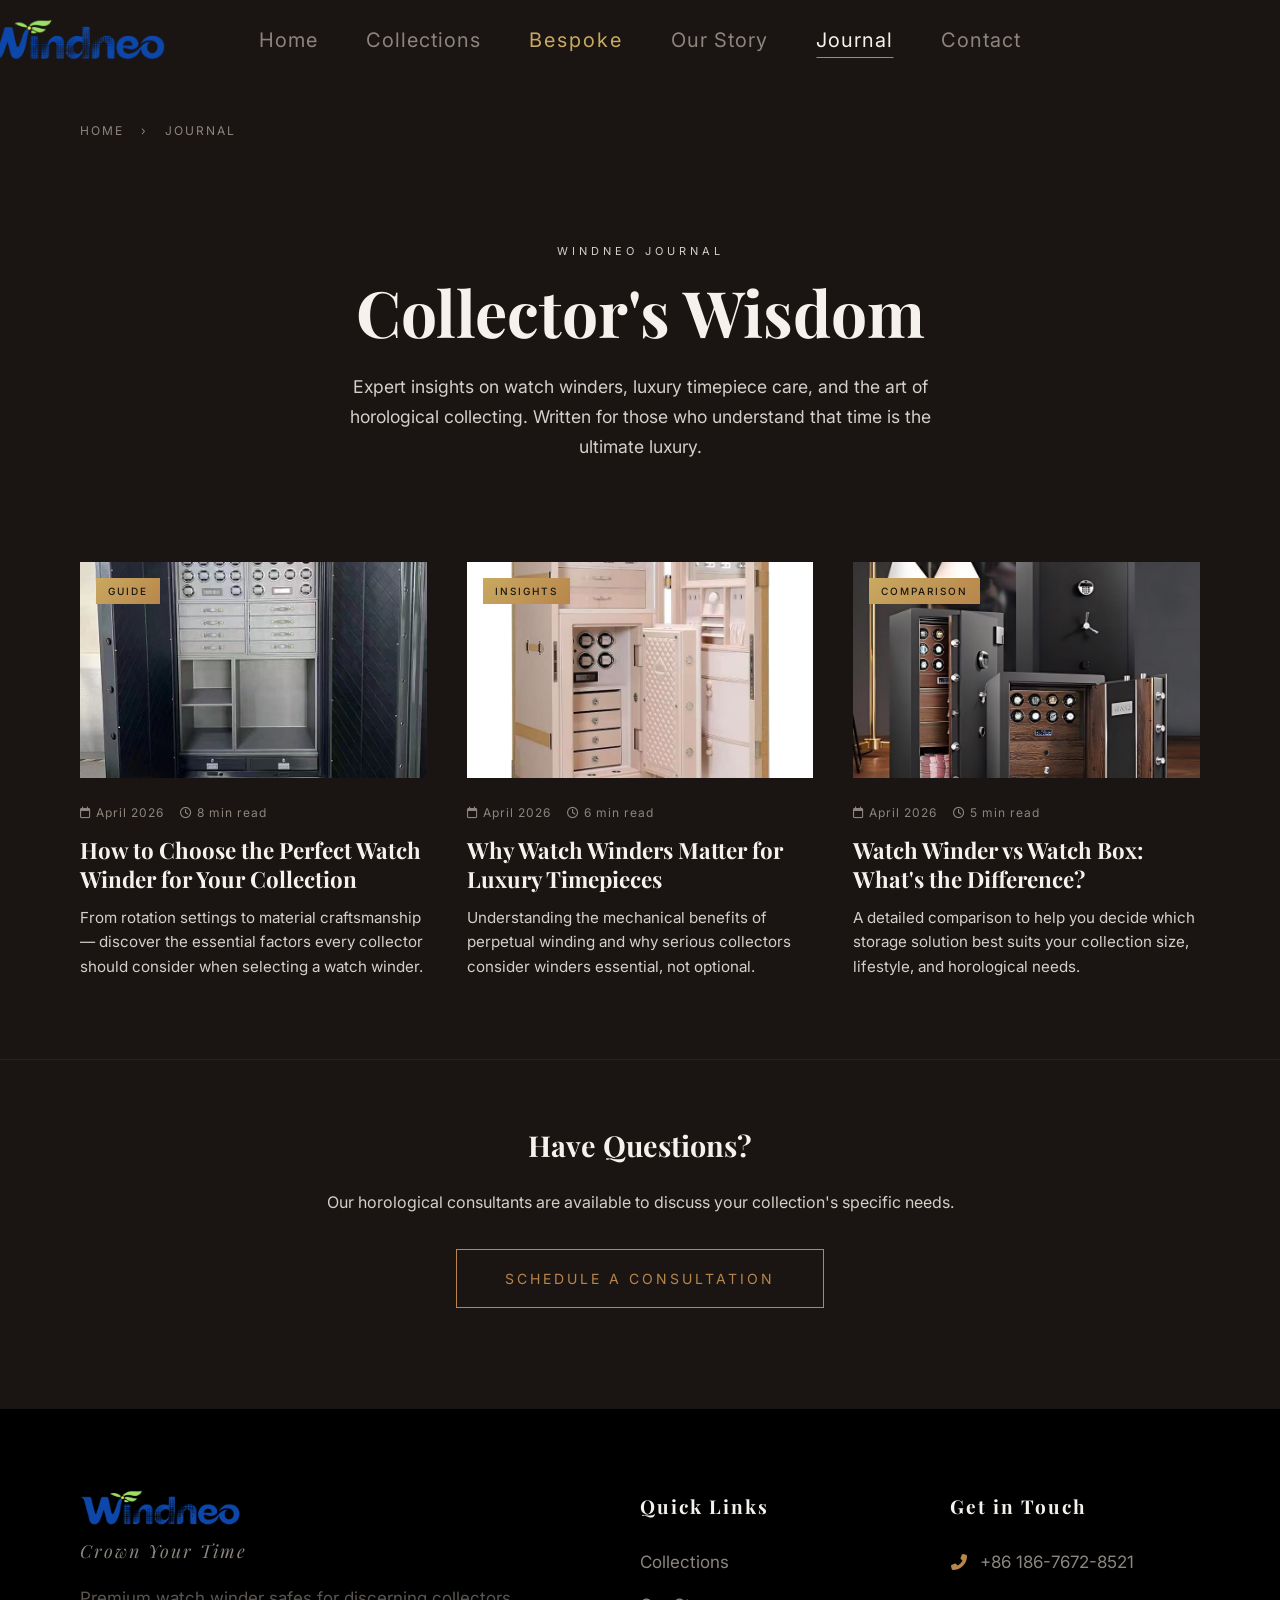
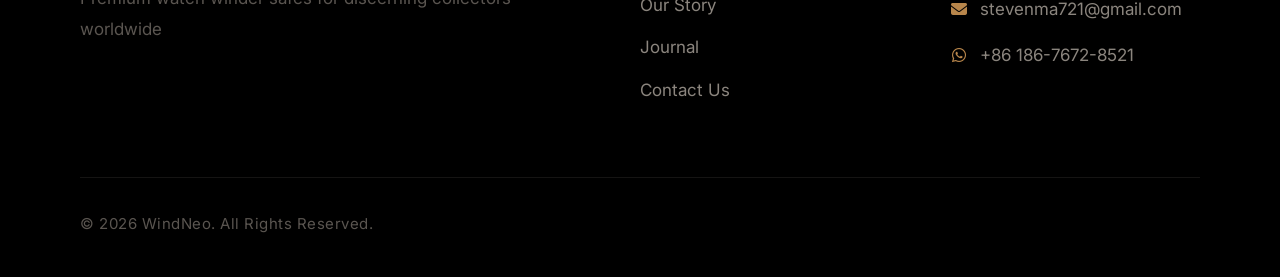
<file: blog/index.html>
<!DOCTYPE html>
<html lang="en">
<head>
    <meta charset="UTF-8">
    <meta name="viewport" content="width=device-width, initial-scale=1.0">
    <title>WindNeo Journal — Expert Guides on Watch Winders & Luxury Timepiece Care</title>
    <meta name="description" content="Expert insights on watch winders, luxury timepiece care, and collector wisdom. Discover guides on choosing, maintaining, and appreciating fine automatic watches.">
    <meta name="robots" content="index, follow">
    <link rel="canonical" href="https://www.windneo.com/blog/">
    <meta property="og:type" content="website">
    <meta property="og:title" content="WindNeo Journal — Watch Winder Guides & Collector Insights">
    <meta property="og:description" content="Expert insights on watch winders, luxury timepiece care, and collector wisdom.">
    <meta property="og:url" content="https://www.windneo.com/blog/">
    
    <!-- Google Analytics 4 -->
    <script async src="https://www.googletagmanager.com/gtag/js?id=G-TFJRF18YW0"></script>
    <script>
      window.dataLayer = window.dataLayer || [];
      function gtag(){dataLayer.push(arguments);}
      gtag("js", new Date());
      gtag("config", "G-TFJRF18YW0");
    </script>
    <link rel="stylesheet" href="../styles.css?v=10">
    <link href="https://fonts.googleapis.com/css2?family=Playfair+Display:ital,wght@0,400;0,500;0,600;0,700;1,400&family=Inter:wght@300;400;500&display=swap" rel="stylesheet">
    <link rel="stylesheet" href="https://cdnjs.cloudflare.com/ajax/libs/font-awesome/6.4.0/css/all.min.css">
    <style>
        .blog-page{background:var(--bg-primary);min-height:100vh;padding-top:100px}
        .blog-hero{text-align:center;padding:80px 0 60px}
        .blog-label{font-size:11px;letter-spacing:4px;text-transform:uppercase;color:var(--gold-mid);margin-bottom:16px}
        .blog-hero-title{font-family:'Playfair Display',serif;font-size:clamp(2.5rem,5vw,4rem);color:var(--text-primary);line-height:1.1;margin-bottom:24px}
        .blog-hero-desc{font-size:1.1rem;color:var(--text-secondary);max-width:600px;margin:0 auto;line-height:1.7}
        .blog-grid{display:grid;grid-template-columns:repeat(3,1fr);gap:40px;padding:40px 0 80px}
        .blog-card{text-decoration:none;display:block;transition:transform .4s}
        .blog-card:hover{transform:translateY(-8px)}
        .blog-card-image{position:relative;overflow:hidden;margin-bottom:24px}
        .blog-card-image img{width:100%;aspect-ratio:16/10;object-fit:cover;transition:transform .6s}
        .blog-card:hover .blog-card-image img{transform:scale(1.05)}
        .blog-card-category{position:absolute;top:16px;left:16px;background:var(--gold-gradient);color:var(--bg-primary);padding:4px 12px;font-size:10px;letter-spacing:2px;text-transform:uppercase;font-weight:500}
        .blog-card-meta{display:flex;align-items:center;gap:16px;margin-bottom:12px;font-size:12px;color:var(--text-muted);letter-spacing:1px}
        .blog-card-meta i{color:var(--gold-mid)}
        .blog-card-title{font-family:'Playfair Display',serif;font-size:1.4rem;color:var(--text-primary);line-height:1.3;margin-bottom:12px;transition:color .3s}
        .blog-card:hover .blog-card-title{color:var(--gold-mid)}
        .blog-card-excerpt{color:var(--text-secondary);font-size:.95rem;line-height:1.6}
        .blog-cta{text-align:center;padding:60px 0 100px;border-top:1px solid rgba(255,255,255,.05)}
        .blog-cta h3{font-family:'Playfair Display',serif;font-size:1.8rem;color:var(--text-primary);margin-bottom:16px}
        .blog-cta p{color:var(--text-secondary);margin-bottom:32px}
        @media(max-width:768px){.blog-grid{grid-template-columns:1fr;gap:32px}.blog-hero{padding:60px 0 40px}}
    </style>
</head>
<body>
    <header class="navbar" id="navbar">
        <div class="nav-container">
            <a href="../index.html" class="nav-logo"><img src="../images/logo.png" alt="WindNeo" class="nav-logo-img"></a>
            <ul class="nav-menu" id="navMenu">
                <li><a href="../index.html" class="nav-link">Home</a></li>
                <li><a href="../index.html#products" class="nav-link">Collections</a></li>
                <li><a href="../index.html#bespoke" class="nav-link nav-link-bespoke">Bespoke</a></li>
                <li><a href="../about.html" class="nav-link">Our Story</a></li>
                <li><a href="index.html" class="nav-link active">Journal</a></li>
                <li><a href="../contact.html" class="nav-link">Contact</a></li>
            </ul>
            <button class="nav-hamburger" id="hamburger" aria-label="Open menu">
                <span class="hamburger-line"></span>
                <span class="hamburger-line"></span>
            </button>
        </div>
    </header>

    <div class="blog-page">
        <div class="container">
            <nav style="padding:20px 0;font-size:12px;letter-spacing:2px;color:var(--text-muted)">
                <a href="../index.html" style="color:var(--text-muted);text-decoration:none">HOME</a>
                <span style="margin:0 12px;color:var(--gold-mid)">›</span>
                <span style="color:var(--gold-mid)">JOURNAL</span>
            </nav>
            <div class="blog-hero">
                <p class="blog-label">WindNeo Journal</p>
                <h1 class="blog-hero-title">Collector's Wisdom</h1>
                <p class="blog-hero-desc">Expert insights on watch winders, luxury timepiece care, and the art of horological collecting. Written for those who understand that time is the ultimate luxury.</p>
            </div>
            <div class="blog-grid">
                <a href="how-to-choose-watch-winder.html" class="blog-card">
                    <div class="blog-card-image">
                        <img src="../images/imperial.jpg" alt="How to choose a watch winder">
                        <span class="blog-card-category">Guide</span>
                    </div>
                    <div class="blog-card-meta">
                        <span><i class="far fa-calendar"></i> April 2026</span>
                        <span><i class="far fa-clock"></i> 8 min read</span>
                    </div>
                    <h2 class="blog-card-title">How to Choose the Perfect Watch Winder for Your Collection</h2>
                    <p class="blog-card-excerpt">From rotation settings to material craftsmanship — discover the essential factors every collector should consider when selecting a watch winder.</p>
                </a>
                <a href="why-watch-winders-matter.html" class="blog-card">
                    <div class="blog-card-image">
                        <img src="../images/royal.jpg" alt="Why watch winders matter for luxury watches">
                        <span class="blog-card-category">Insights</span>
                    </div>
                    <div class="blog-card-meta">
                        <span><i class="far fa-calendar"></i> April 2026</span>
                        <span><i class="far fa-clock"></i> 6 min read</span>
                    </div>
                    <h2 class="blog-card-title">Why Watch Winders Matter for Luxury Timepieces</h2>
                    <p class="blog-card-excerpt">Understanding the mechanical benefits of perpetual winding and why serious collectors consider winders essential, not optional.</p>
                </a>
                <a href="watch-winder-vs-watch-box.html" class="blog-card">
                    <div class="blog-card-image">
                        <img src="../images/classic.jpg" alt="Watch winder vs watch box comparison">
                        <span class="blog-card-category">Comparison</span>
                    </div>
                    <div class="blog-card-meta">
                        <span><i class="far fa-calendar"></i> April 2026</span>
                        <span><i class="far fa-clock"></i> 5 min read</span>
                    </div>
                    <h2 class="blog-card-title">Watch Winder vs Watch Box: What's the Difference?</h2>
                    <p class="blog-card-excerpt">A detailed comparison to help you decide which storage solution best suits your collection size, lifestyle, and horological needs.</p>
                </a>
            </div>
        </div>
        <div class="blog-cta">
            <div class="container">
                <h3>Have Questions?</h3>
                <p>Our horological consultants are available to discuss your collection's specific needs.</p>
                <a href="../contact.html" class="btn-primary">Schedule a Consultation</a>
            </div>
        </div>
    </div>

    <footer class="footer">
        <div class="container">
            <div class="footer-grid">
                <div class="footer-brand">
                    <span class="footer-logo"><img src="../images/logo.png" alt="WindNeo" class="footer-logo-img"></span>
                    <p class="footer-slogan">Crown Your Time</p>
                    <p class="footer-desc">Premium watch winder safes for discerning collectors worldwide</p>
                </div>
                <div class="footer-links-group">
                    <h5 class="footer-heading">Quick Links</h5>
                    <ul class="footer-links">
                        <li><a href="../index.html#products">Collections</a></li>
                        <li><a href="../about.html">Our Story</a></li>
                        <li><a href="index.html">Journal</a></li>
                        <li><a href="../contact.html">Contact Us</a></li>
                    </ul>
                </div>
                <div class="footer-contact-group">
                    <h5 class="footer-heading">Get in Touch</h5>
                    <div class="footer-contact-list">
                        <div class="footer-contact-item"><i class="fas fa-phone-alt"></i><span>+86 186-7672-8521</span></div>
                        <div class="footer-contact-item"><i class="fas fa-envelope"></i><span>stevenma721@gmail.com</span></div>
                        <div class="footer-contact-item"><i class="fab fa-whatsapp"></i><span>+86 186-7672-8521</span></div>
                    </div>
                </div>
            </div>
            <div class="footer-bottom">
                <p class="footer-copyright">© 2026 WindNeo. All Rights Reserved.</p>
            </div>
        </div>
    </footer>
    <script src="../script.js?v=4"></script>
</body>
</html>
</file>
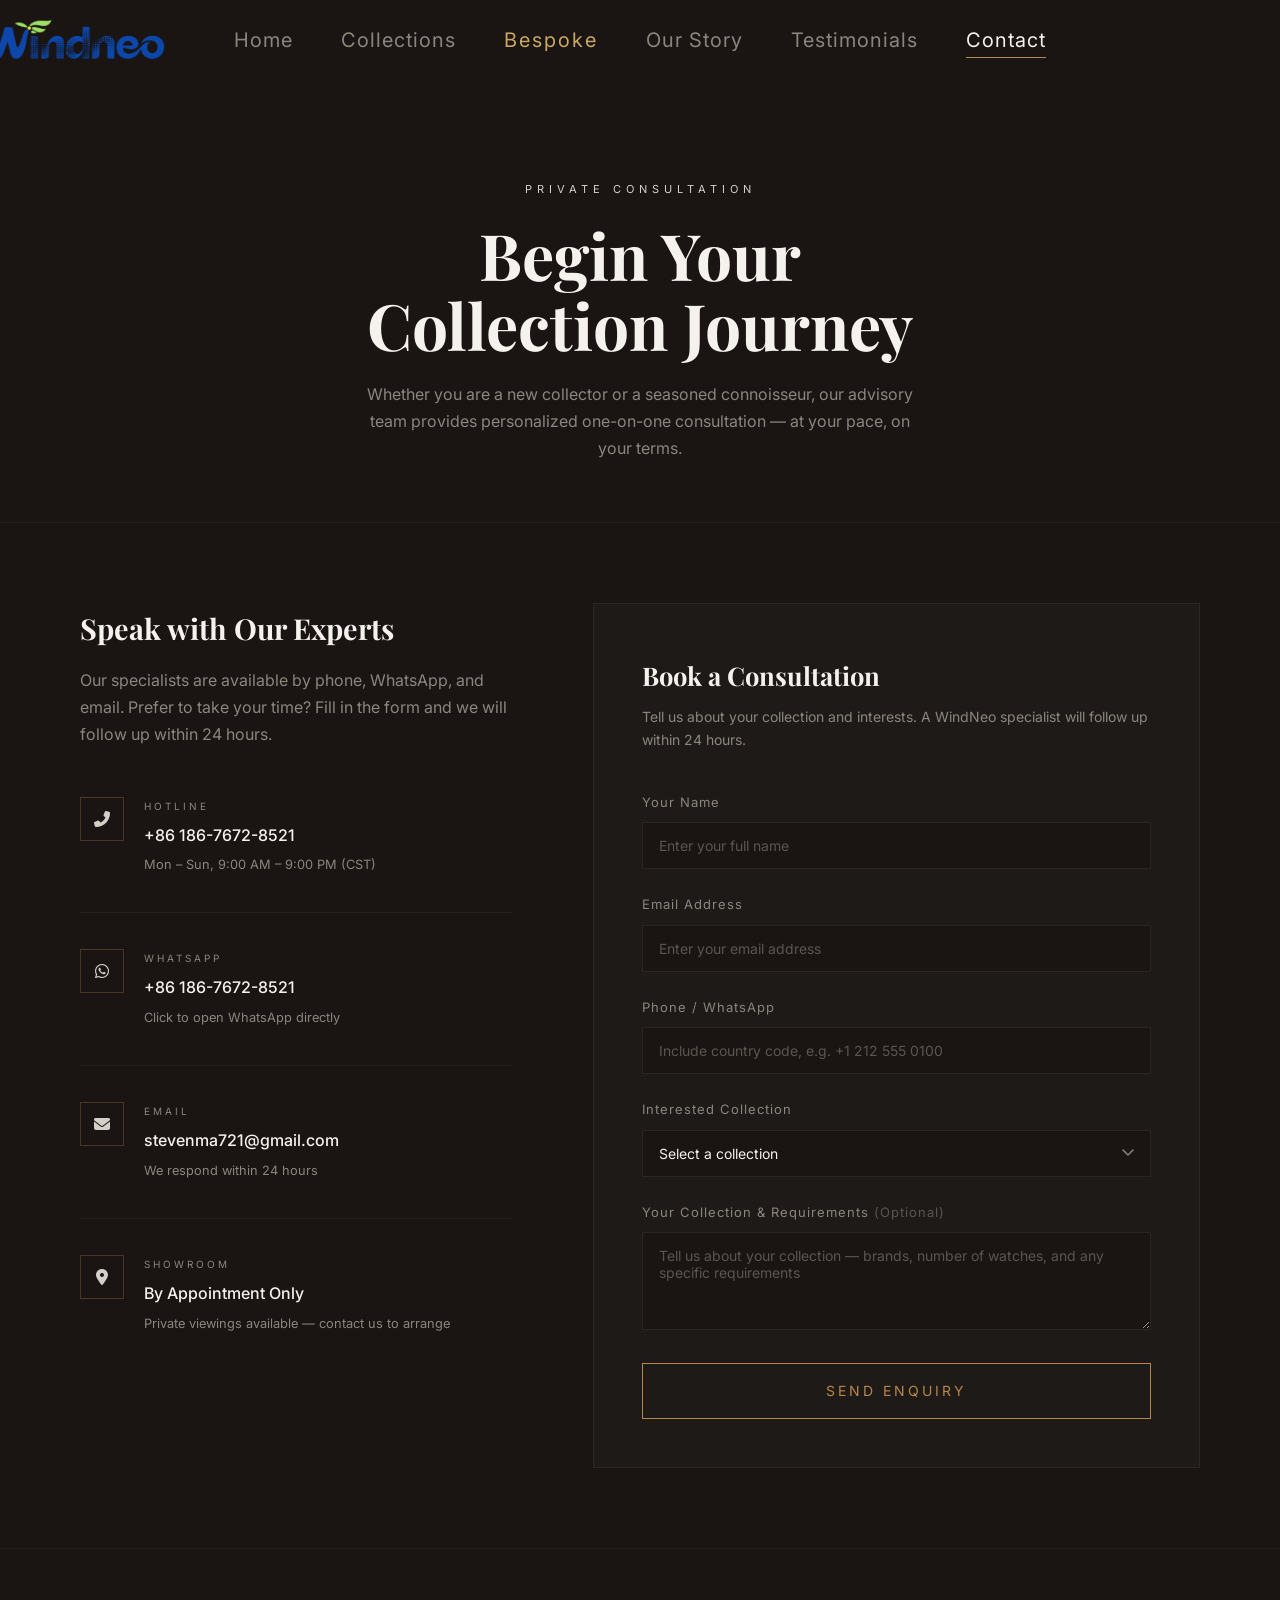
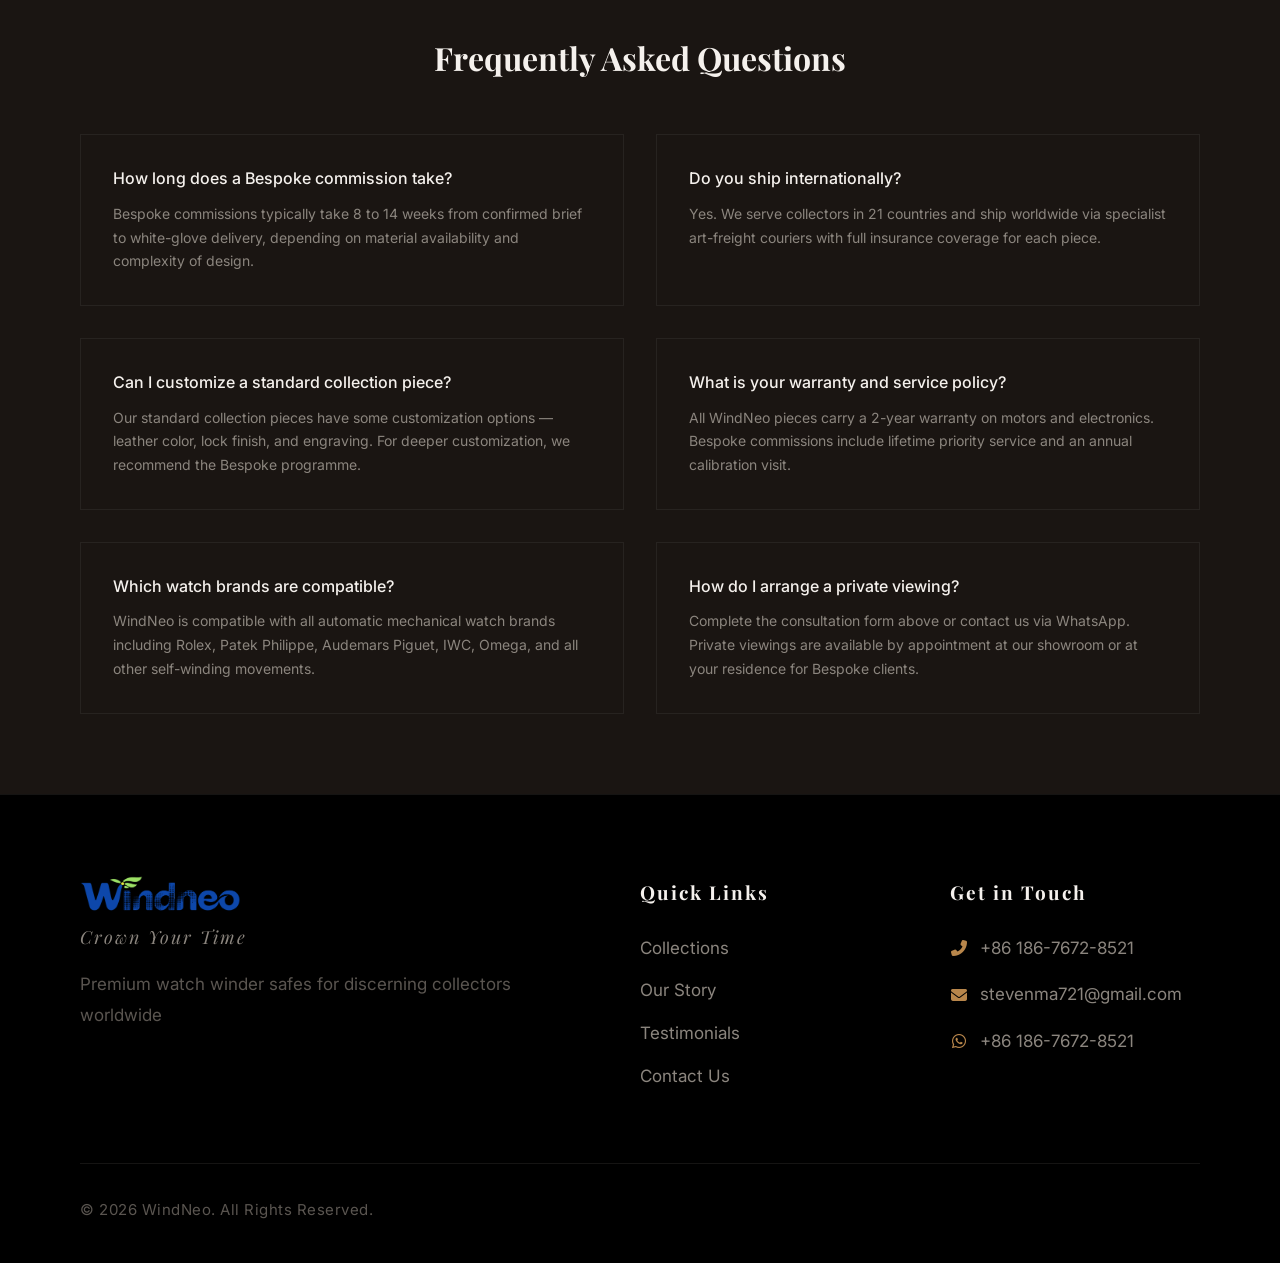
<file: contact.html>
<!DOCTYPE html>
<html lang="en">
<head>
    <meta charset="UTF-8">
    <meta name="viewport" content="width=device-width, initial-scale=1.0">
    <title>Contact WindNeo — Book a Private Consultation | Watch Winder Experts</title>
    <meta name="description" content="Speak with a WindNeo specialist. Book a private viewing, request bespoke commission pricing, or enquire about our collections. WhatsApp, Email, and consultation form available.">
    <meta name="keywords" content="contact WindNeo, watch winder consultation, luxury watch winder enquiry, bespoke watch safe commission">
    <meta name="robots" content="index, follow">
    <link rel="canonical" href="https://www.windneo.com/contact.html">
    <meta property="og:type" content="website">
    <meta property="og:title" content="Contact WindNeo — Book a Private Consultation">
    <meta property="og:description" content="Speak with a WindNeo specialist. Book a private viewing or bespoke commission consultation.">
    <meta property="og:url" content="https://www.windneo.com/contact.html">
    
    <!-- Google Analytics 4 -->
    <script async src="https://www.googletagmanager.com/gtag/js?id=G-TFJRF18YW0"></script>
    <script>
      window.dataLayer = window.dataLayer || [];
      function gtag(){dataLayer.push(arguments);}
      gtag("js", new Date());
      gtag("config", "G-TFJRF18YW0");
    </script>
    <link rel="stylesheet" href="styles.css?v=10">
    <link href="https://fonts.googleapis.com/css2?family=Playfair+Display:ital,wght@0,400;0,500;0,600;0,700;1,400&family=Inter:wght@300;400;500&display=swap" rel="stylesheet">
    <link rel="stylesheet" href="https://cdnjs.cloudflare.com/ajax/libs/font-awesome/6.4.0/css/all.min.css">
    <style>
        .contact-page { background: var(--bg-primary); padding-top: 100px; min-height: 100vh; }
        .contact-page-hero { padding: 80px 0 60px; text-align: center; border-bottom: 1px solid rgba(255,255,255,0.05); }
        .contact-page-label { font-size: 11px; letter-spacing: 5px; text-transform: uppercase; color: var(--gold-mid); margin-bottom: 20px; display: block; }
        .contact-page-title { font-family: 'Playfair Display', serif; font-size: clamp(2.5rem, 5vw, 4rem); color: var(--text-primary); line-height: 1.1; margin-bottom: 20px; }
        .contact-page-sub { color: var(--text-muted); font-size: 1rem; max-width: 560px; margin: 0 auto; line-height: 1.7; }
        .contact-page-body { padding: 80px 0; }
        .contact-page-grid { display: grid; grid-template-columns: 1fr 1.4fr; gap: 80px; align-items: start; }
        .contact-info-block { }
        .contact-info-title { font-family: 'Playfair Display', serif; font-size: 1.8rem; color: var(--text-primary); margin-bottom: 12px; }
        .contact-info-sub { color: var(--text-muted); margin-bottom: 48px; line-height: 1.7; }
        .contact-channel { display: flex; gap: 20px; align-items: flex-start; margin-bottom: 36px; padding-bottom: 36px; border-bottom: 1px solid rgba(255,255,255,0.05); }
        .contact-channel:last-child { border-bottom: none; }
        .contact-channel-icon { width: 44px; height: 44px; border: 1px solid rgba(184,134,75,0.3); display: flex; align-items: center; justify-content: center; flex-shrink: 0; color: var(--gold-mid); font-size: 16px; }
        .contact-channel-label { font-size: 10px; letter-spacing: 3px; text-transform: uppercase; color: var(--text-muted); margin-bottom: 6px; }
        .contact-channel-value { font-size: 1rem; color: var(--text-primary); font-weight: 500; }
        .contact-channel-value a { color: var(--gold-mid); text-decoration: none; transition: color 0.3s; }
        .contact-channel-value a:hover { color: var(--text-primary); text-decoration: underline; }
        .contact-channel-note { font-size: 0.8rem; color: var(--text-muted); margin-top: 4px; }
        .contact-form-block { background: rgba(255,255,255,0.02); border: 1px solid rgba(255,255,255,0.06); padding: 48px; }
        .contact-form-title { font-family: 'Playfair Display', serif; font-size: 1.6rem; color: var(--text-primary); margin-bottom: 8px; }
        .contact-form-sub { color: var(--text-muted); font-size: 0.875rem; margin-bottom: 40px; line-height: 1.6; }
        .faq-section { padding: 80px 0; border-top: 1px solid rgba(255,255,255,0.05); }
        .faq-title { font-family: 'Playfair Display', serif; font-size: 2rem; color: var(--text-primary); margin-bottom: 48px; text-align: center; }
        .faq-grid { display: grid; grid-template-columns: 1fr 1fr; gap: 32px; }
        .faq-item { padding: 32px; border: 1px solid rgba(255,255,255,0.06); }
        .faq-q { font-size: 1rem; color: var(--text-primary); font-weight: 500; margin-bottom: 12px; line-height: 1.4; }
        .faq-a { font-size: 0.875rem; color: var(--text-muted); line-height: 1.7; }
        @media (max-width: 768px) {
            .contact-page-grid { grid-template-columns: 1fr; gap: 48px; }
            .contact-form-block { padding: 32px 24px; }
            .faq-grid { grid-template-columns: 1fr; }
        }
    </style>
</head>
<body>
    <header class="navbar" id="navbar">
        <div class="nav-container">
            <a href="index.html" class="nav-logo"><img src="./images/logo.png" alt="WindNeo" class="nav-logo-img"></a>
            <ul class="nav-menu" id="navMenu">
                <li><a href="index.html" class="nav-link">Home</a></li>
                <li><a href="index.html#products" class="nav-link">Collections</a></li>
                <li><a href="index.html#bespoke" class="nav-link nav-link-bespoke">Bespoke</a></li>
                <li><a href="about.html" class="nav-link">Our Story</a></li>
                <li><a href="index.html#cases" class="nav-link">Testimonials</a></li>
                <li><a href="contact.html" class="nav-link active">Contact</a></li>
            </ul>
            <button class="nav-hamburger" id="hamburger" aria-label="Open menu">
                <span class="hamburger-line"></span>
                <span class="hamburger-line"></span>
            </button>
        </div>
    </header>

    <div class="contact-page">

        <!-- Hero -->
        <div class="contact-page-hero">
            <div class="container">
                <span class="contact-page-label">Private Consultation</span>
                <h1 class="contact-page-title">Begin Your<br>Collection Journey</h1>
                <p class="contact-page-sub">Whether you are a new collector or a seasoned connoisseur, our advisory team provides personalized one-on-one consultation — at your pace, on your terms.</p>
            </div>
        </div>

        <!-- Body -->
        <div class="contact-page-body">
            <div class="container">
                <div class="contact-page-grid">

                    <!-- Left: Contact Info -->
                    <div class="contact-info-block">
                        <h2 class="contact-info-title">Speak with Our Experts</h2>
                        <p class="contact-info-sub">Our specialists are available by phone, WhatsApp, and email. Prefer to take your time? Fill in the form and we will follow up within 24 hours.</p>

                        <div class="contact-channel">
                            <div class="contact-channel-icon"><i class="fas fa-phone-alt"></i></div>
                            <div>
                                <div class="contact-channel-label">Hotline</div>
                                <div class="contact-channel-value">+86 186-7672-8521</div>
                                <div class="contact-channel-note">Mon – Sun, 9:00 AM – 9:00 PM (CST)</div>
                            </div>
                        </div>

                        <div class="contact-channel">
                            <div class="contact-channel-icon"><i class="fab fa-whatsapp"></i></div>
                            <div>
                                <div class="contact-channel-label">WhatsApp</div>
                                <div class="contact-channel-value"><a href="https://wa.me/8618676728521" target="_blank" rel="noopener noreferrer">+86 186-7672-8521</a></div>
                                <div class="contact-channel-note">Click to open WhatsApp directly</div>
                            </div>
                        </div>

                        <div class="contact-channel">
                            <div class="contact-channel-icon"><i class="fas fa-envelope"></i></div>
                            <div>
                                <div class="contact-channel-label">Email</div>
                                <div class="contact-channel-value"><a href="mailto:stevenma721@gmail.com">stevenma721@gmail.com</a></div>
                                <div class="contact-channel-note">We respond within 24 hours</div>
                            </div>
                        </div>

                        <div class="contact-channel">
                            <div class="contact-channel-icon"><i class="fas fa-map-marker-alt"></i></div>
                            <div>
                                <div class="contact-channel-label">Showroom</div>
                                <div class="contact-channel-value">By Appointment Only</div>
                                <div class="contact-channel-note">Private viewings available — contact us to arrange</div>
                            </div>
                        </div>
                    </div>

                    <!-- Right: Form -->
                    <div class="contact-form-block">
                        <h3 class="contact-form-title">Book a Consultation</h3>
                        <p class="contact-form-sub">Tell us about your collection and interests. A WindNeo specialist will follow up within 24 hours.</p>
                        <form class="consultation-form" id="consultationForm">
                            <div class="form-group">
                                <label for="formName">Your Name</label>
                                <input type="text" id="formName" name="name" placeholder="Enter your full name" required>
                            </div>
                            <div class="form-group">
                                <label for="formEmail">Email Address</label>
                                <input type="email" id="formEmail" name="email" placeholder="Enter your email address" required>
                            </div>
                            <div class="form-group">
                                <label for="formPhone">Phone / WhatsApp</label>
                                <input type="tel" id="formPhone" name="phone" placeholder="Include country code, e.g. +1 212 555 0100" required>
                            </div>
                            <div class="form-group">
                                <label for="formProduct">Interested Collection</label>
                                <select id="formProduct" name="product" required>
                                    <option value="" disabled selected>Select a collection</option>
                                    <option value="imperial">Imperial — Flagship (12 Watches)</option>
                                    <option value="classic">Classic (1 Watch · Walnut)</option>
                                    <option value="voyage">Voyage — Travel (1-2 Watches)</option>
                                    <option value="luxury">Luxury (24 Watches · Smart)</option>
                                    <option value="royal">Royal (6 Watches · Ebony)</option>
                                    <option value="creativity">Creativity — Art Edition (Limited)</option>
                                    <option value="bespoke-personal">Bespoke — Private Collector</option>
                                    <option value="bespoke-club">Bespoke — Watch Club / Association</option>
                                    <option value="bespoke-retail">Bespoke — Boutique / Retailer</option>
                                    <option value="bespoke-gift">Bespoke — Corporate / VIP Gift</option>
                                    <option value="custom">Other / Not Sure Yet</option>
                                </select>
                            </div>
                            <div class="form-group">
                                <label for="formMessage">Your Collection &amp; Requirements <span class="optional">(Optional)</span></label>
                                <textarea id="formMessage" name="message" rows="4" placeholder="Tell us about your collection — brands, number of watches, and any specific requirements"></textarea>
                            </div>
                            <button type="submit" class="form-submit" id="formSubmit">
                                <span class="form-submit-text">Send Enquiry</span>
                                <span class="form-submit-loading" style="display:none;">
                                    <span class="loading-ring"></span>
                                    Submitting...
                                </span>
                            </button>
                        </form>
                        <div class="form-success" id="formSuccess" style="display:none;">
                            <i class="fas fa-check-circle"></i>
                            <h3>Thank You for Your Enquiry</h3>
                            <p>Our specialist will contact you within 24 hours</p>
                        </div>
                    </div>

                </div>
            </div>
        </div>

        <!-- FAQ -->
        <div class="faq-section">
            <div class="container">
                <h2 class="faq-title">Frequently Asked Questions</h2>
                <div class="faq-grid">
                    <div class="faq-item">
                        <div class="faq-q">How long does a Bespoke commission take?</div>
                        <div class="faq-a">Bespoke commissions typically take 8 to 14 weeks from confirmed brief to white-glove delivery, depending on material availability and complexity of design.</div>
                    </div>
                    <div class="faq-item">
                        <div class="faq-q">Do you ship internationally?</div>
                        <div class="faq-a">Yes. We serve collectors in 21 countries and ship worldwide via specialist art-freight couriers with full insurance coverage for each piece.</div>
                    </div>
                    <div class="faq-item">
                        <div class="faq-q">Can I customize a standard collection piece?</div>
                        <div class="faq-a">Our standard collection pieces have some customization options — leather color, lock finish, and engraving. For deeper customization, we recommend the Bespoke programme.</div>
                    </div>
                    <div class="faq-item">
                        <div class="faq-q">What is your warranty and service policy?</div>
                        <div class="faq-a">All WindNeo pieces carry a 2-year warranty on motors and electronics. Bespoke commissions include lifetime priority service and an annual calibration visit.</div>
                    </div>
                    <div class="faq-item">
                        <div class="faq-q">Which watch brands are compatible?</div>
                        <div class="faq-a">WindNeo is compatible with all automatic mechanical watch brands including Rolex, Patek Philippe, Audemars Piguet, IWC, Omega, and all other self-winding movements.</div>
                    </div>
                    <div class="faq-item">
                        <div class="faq-q">How do I arrange a private viewing?</div>
                        <div class="faq-a">Complete the consultation form above or contact us via WhatsApp. Private viewings are available by appointment at our showroom or at your residence for Bespoke clients.</div>
                    </div>
                </div>
            </div>
        </div>

    </div>

    <footer class="footer">
        <div class="container">
            <div class="footer-grid">
                <div class="footer-brand">
                    <span class="footer-logo"><img src="./images/logo.png" alt="WindNeo" class="footer-logo-img"></span>
                    <p class="footer-slogan">Crown Your Time</p>
                    <p class="footer-desc">Premium watch winder safes for discerning collectors worldwide</p>
                </div>
                <div class="footer-links-group">
                    <h5 class="footer-heading">Quick Links</h5>
                    <ul class="footer-links">
                        <li><a href="index.html#products">Collections</a></li>
                        <li><a href="about.html">Our Story</a></li>
                        <li><a href="index.html#cases">Testimonials</a></li>
                        <li><a href="contact.html">Contact Us</a></li>
                    </ul>
                </div>
                <div class="footer-contact-group">
                    <h5 class="footer-heading">Get in Touch</h5>
                    <div class="footer-contact-list">
                        <div class="footer-contact-item"><i class="fas fa-phone-alt"></i><span>+86 186-7672-8521</span></div>
                        <div class="footer-contact-item"><i class="fas fa-envelope"></i><span>stevenma721@gmail.com</span></div>
                        <div class="footer-contact-item"><i class="fab fa-whatsapp"></i><span>+86 186-7672-8521</span></div>
                    </div>
                </div>
            </div>
            <div class="footer-bottom">
                <p class="footer-copyright">&#169; 2026 WindNeo. All Rights Reserved.</p>
            </div>
        </div>
    </footer>
    <script src="script.js?v=4"></script>
</body>
</html>
</file>
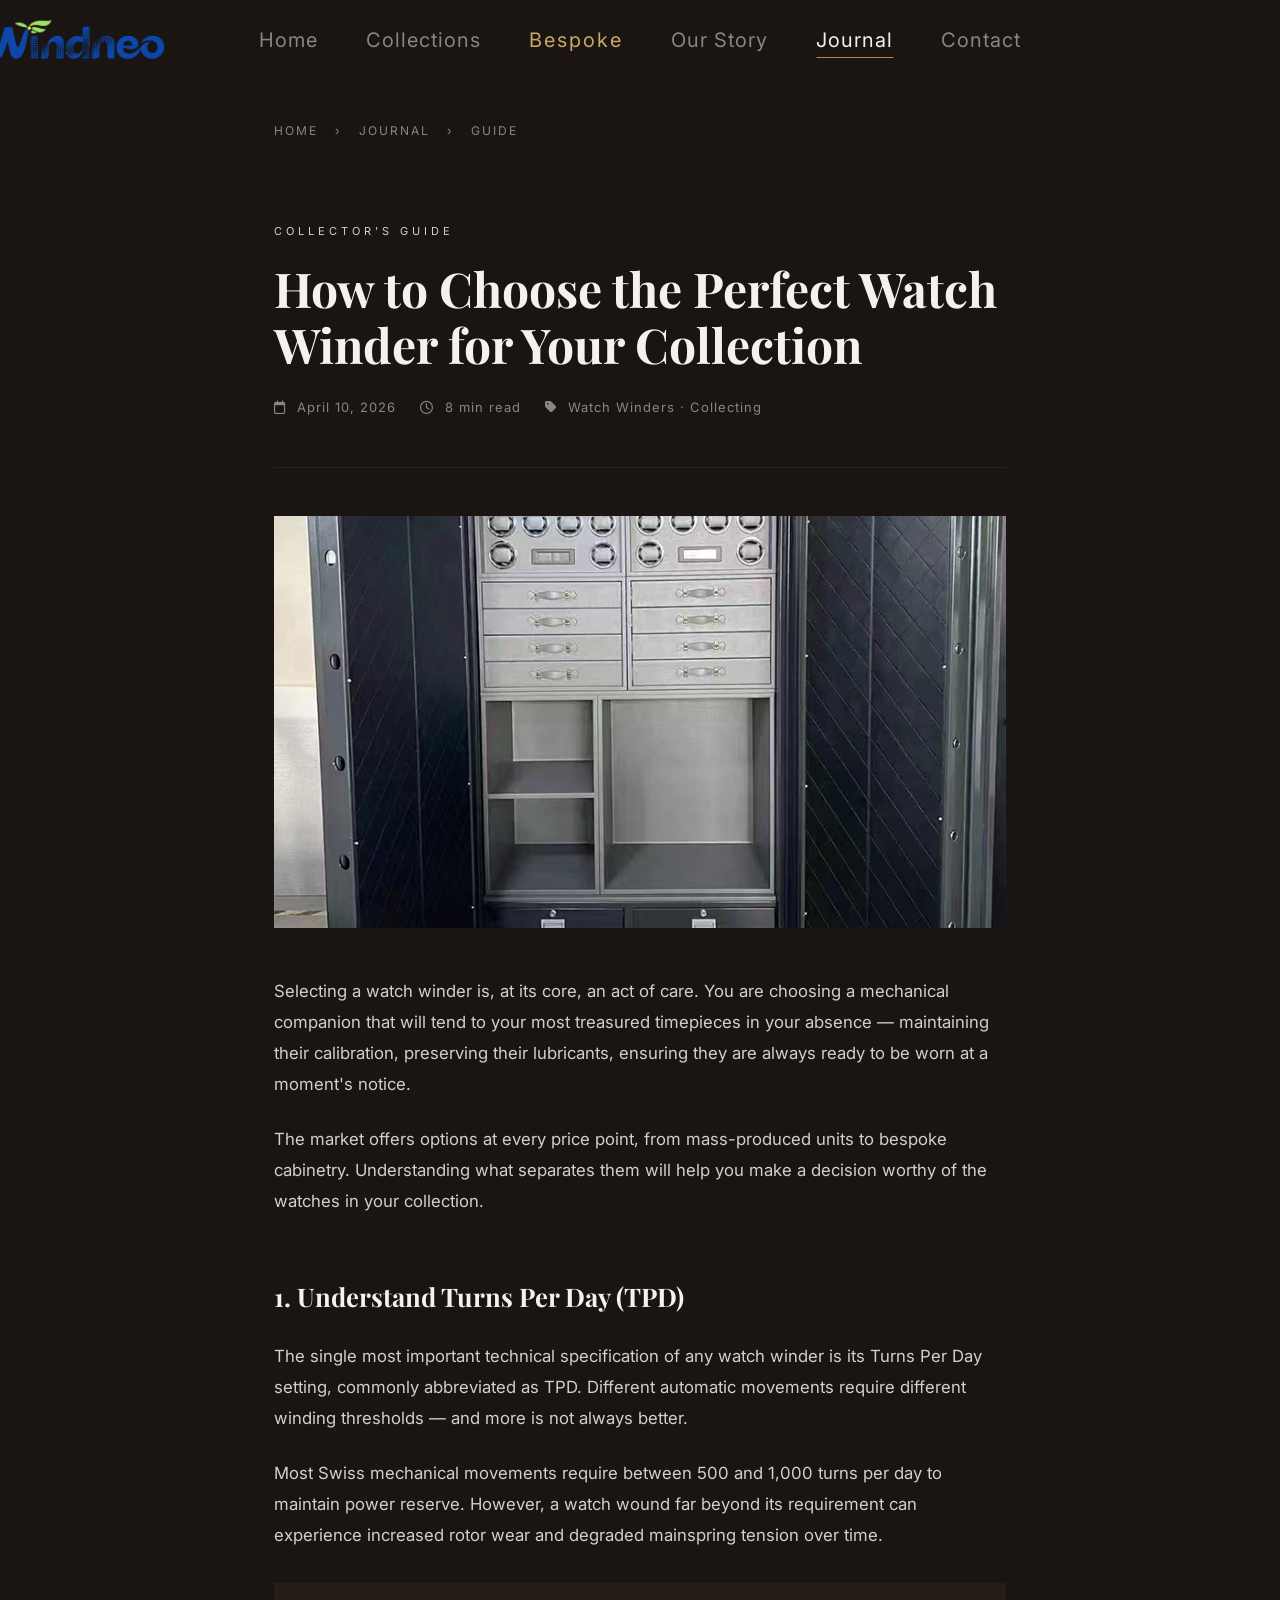
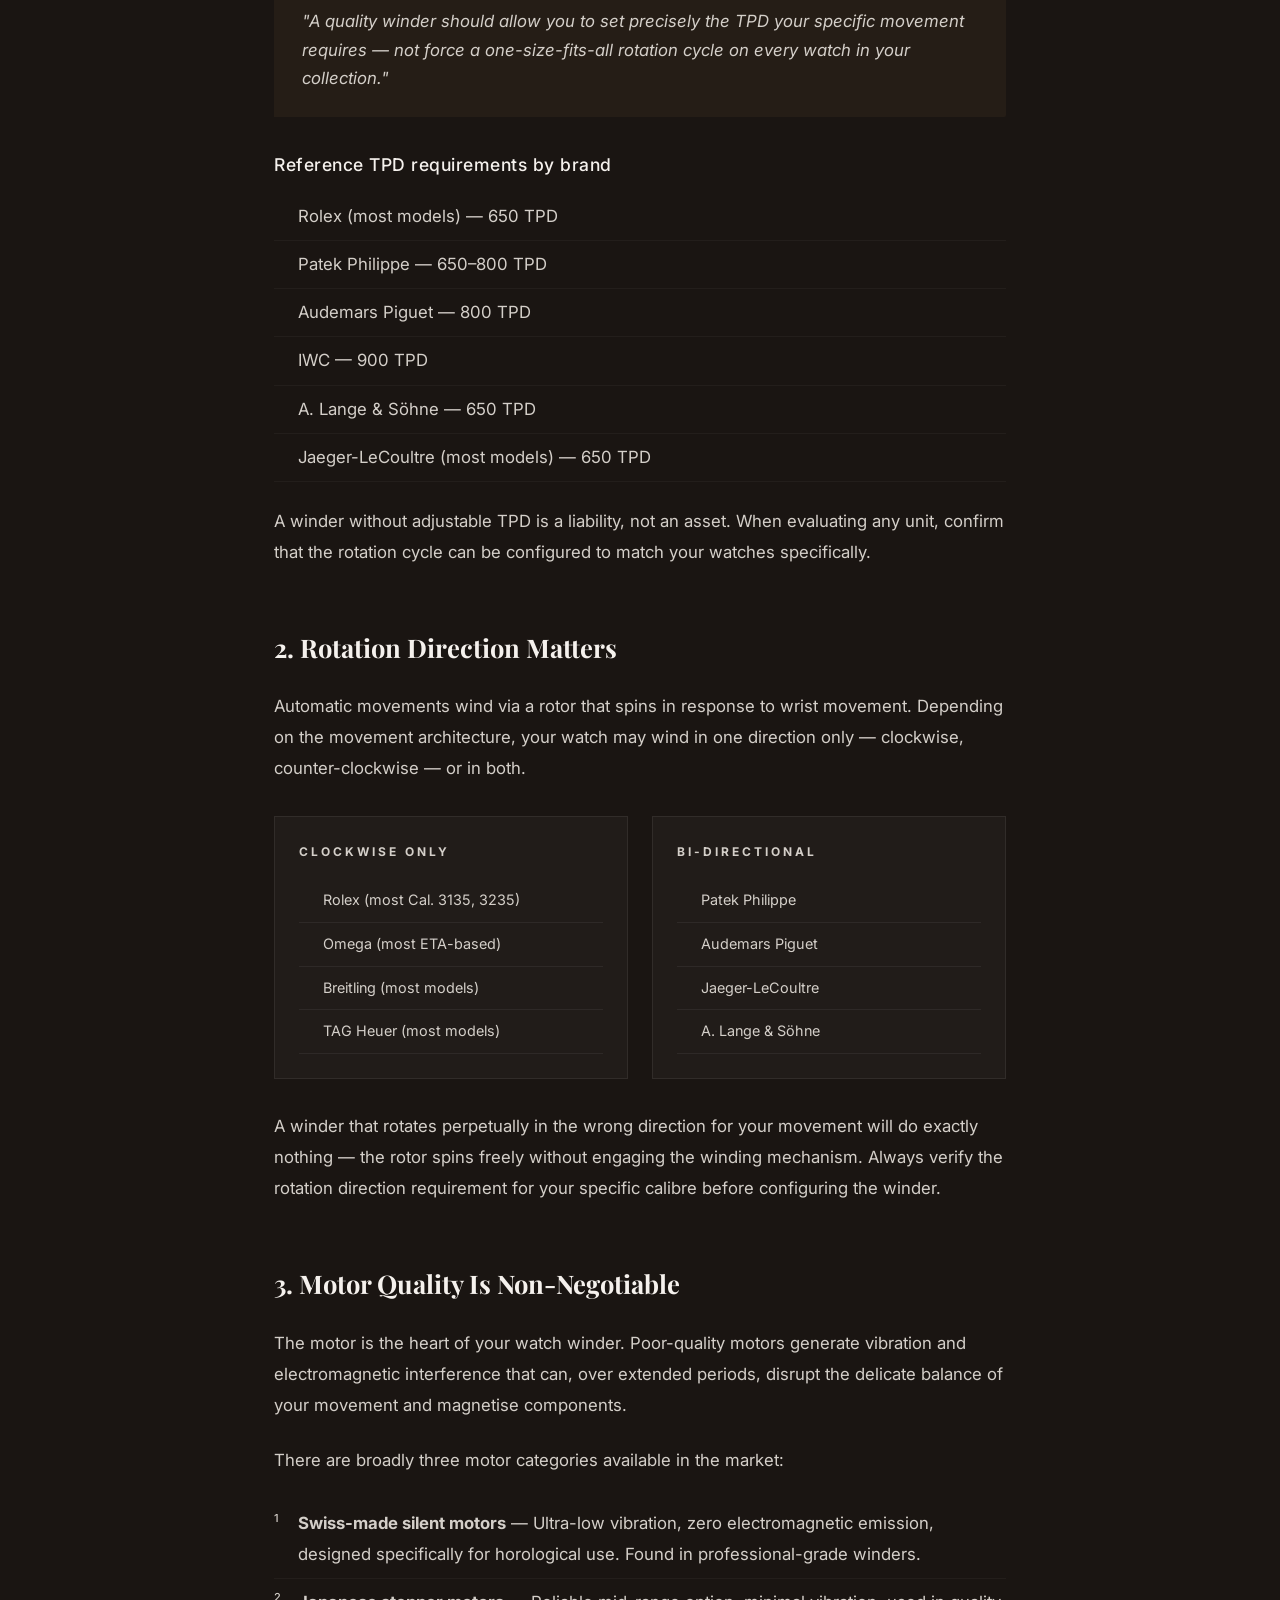
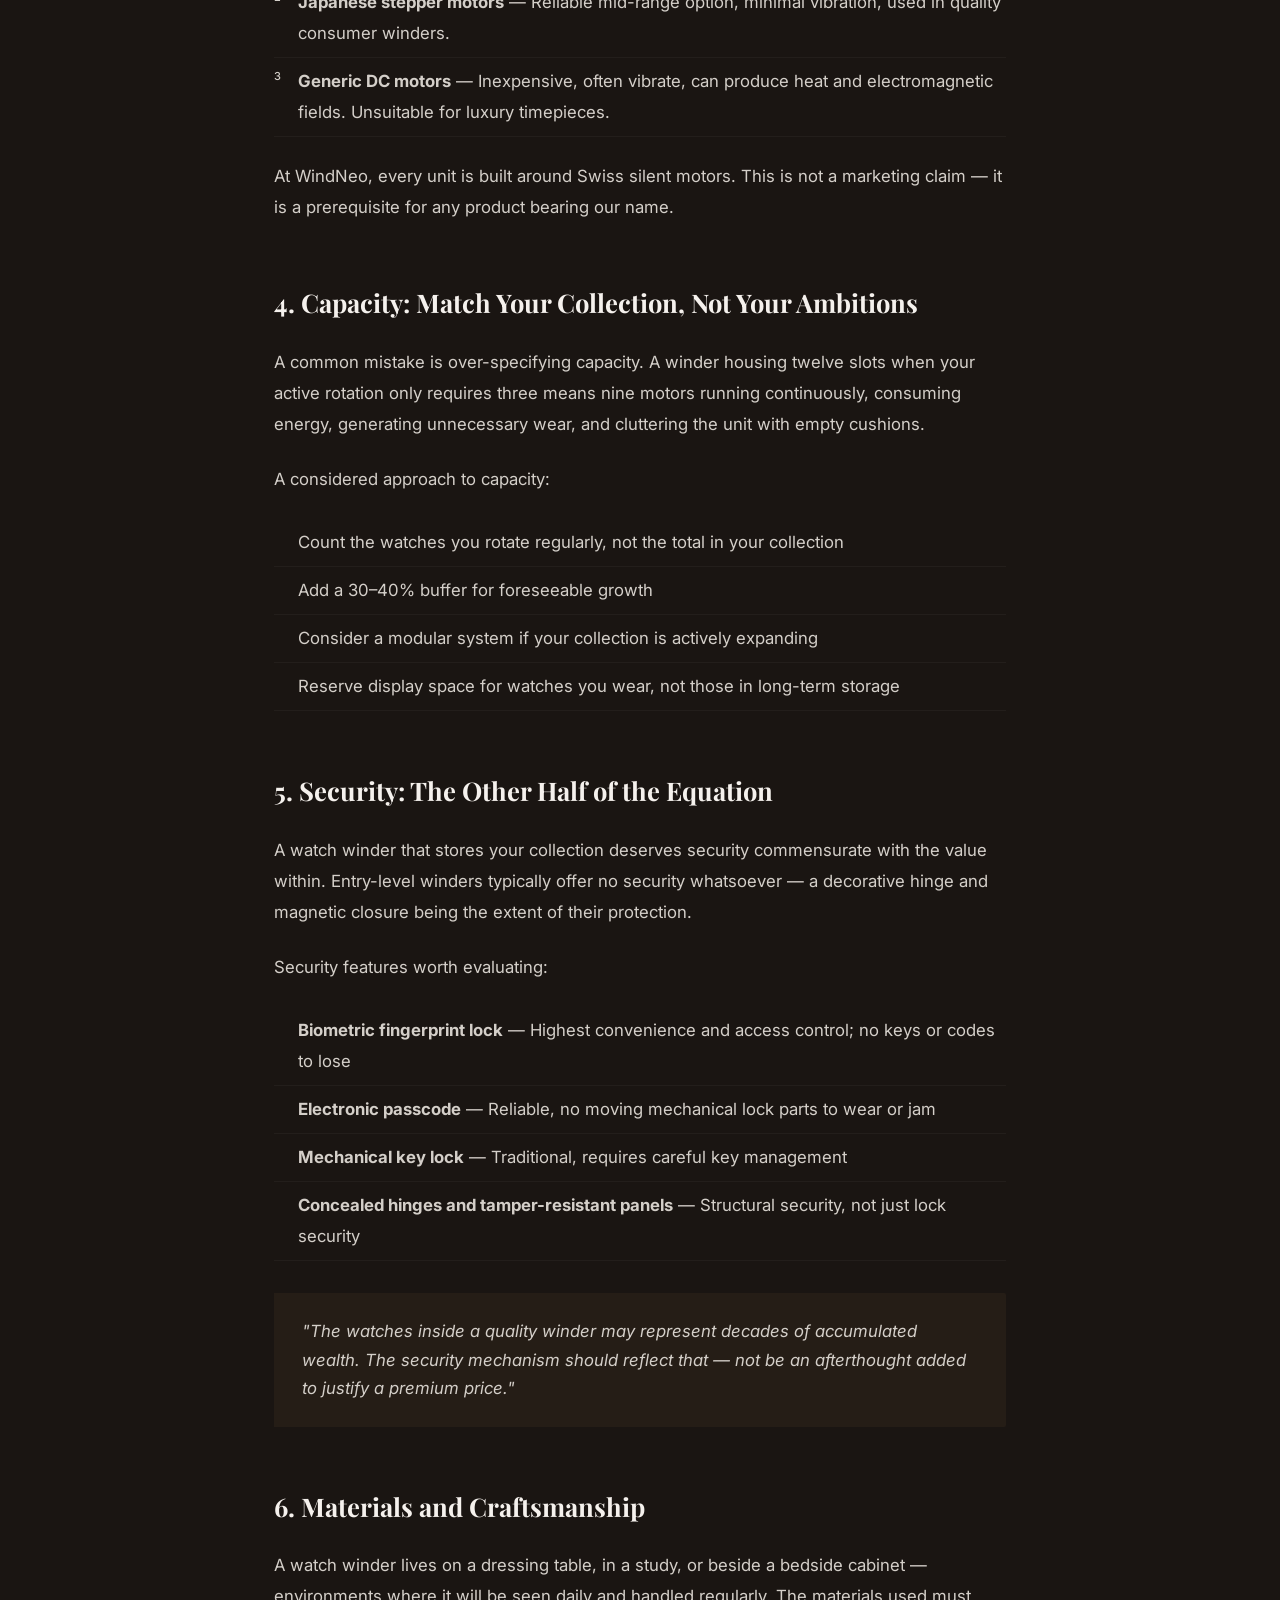
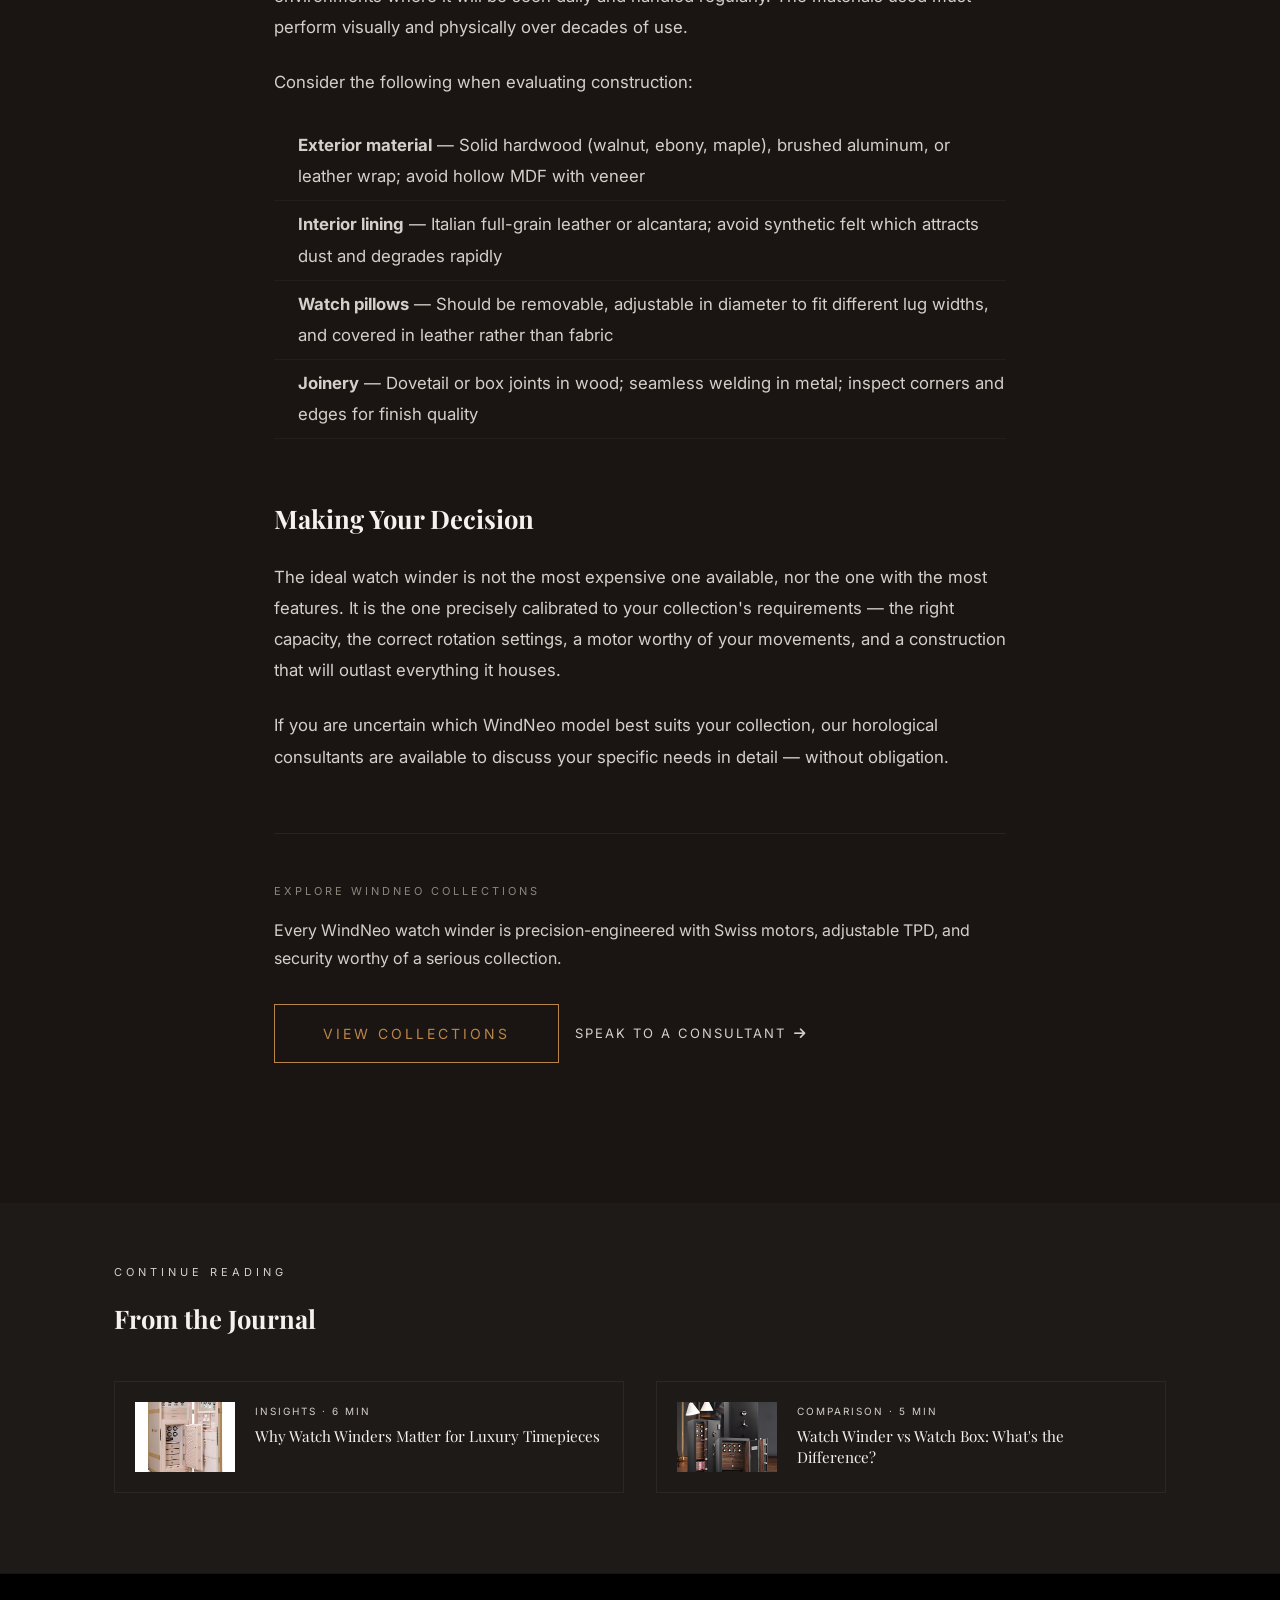
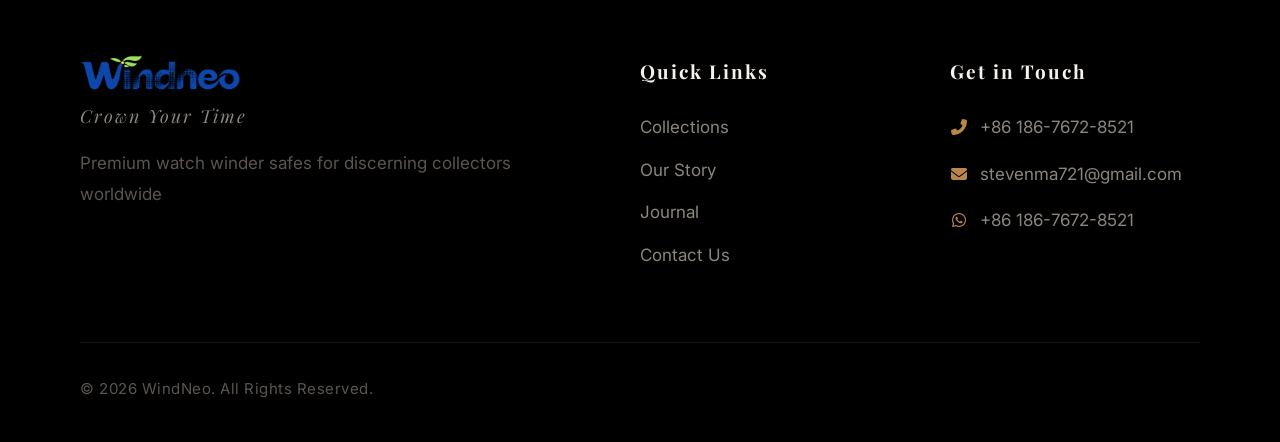
<file: blog/how-to-choose-watch-winder.html>
<!DOCTYPE html>
<html lang="en">
<head>
    <meta charset="UTF-8">
    <meta name="viewport" content="width=device-width, initial-scale=1.0">
    <title>How to Choose the Perfect Watch Winder for Your Collection | WindNeo Journal</title>
    <meta name="description" content="Discover the essential factors every watch collector should consider when choosing a watch winder — from rotation settings and motor quality to capacity and security features.">
    <meta name="robots" content="index, follow">
    <link rel="canonical" href="https://www.windneo.com/blog/how-to-choose-watch-winder.html">
    <meta property="og:type" content="article">
    <meta property="og:title" content="How to Choose the Perfect Watch Winder for Your Collection">
    <meta property="og:description" content="From rotation settings to material craftsmanship — the essential guide to selecting a watch winder for discerning collectors.">
    <meta property="og:image" content="https://www.windneo.com/images/imperial.jpg">
    <meta property="og:url" content="https://www.windneo.com/blog/how-to-choose-watch-winder.html">
    <script type="application/ld+json">
    {
      "@context": "https://schema.org",
      "@type": "Article",
      "headline": "How to Choose the Perfect Watch Winder for Your Collection",
      "datePublished": "2026-04-10",
      "dateModified": "2026-04-10",
      "author": {"@type": "Organization", "name": "WindNeo"},
      "publisher": {"@type": "Organization", "name": "WindNeo", "url": "https://www.windneo.com"},
      "image": "https://www.windneo.com/images/imperial.jpg",
      "url": "https://www.windneo.com/blog/how-to-choose-watch-winder.html",
      "description": "From rotation settings to material craftsmanship — the essential guide to selecting a watch winder."
    }
    </script>
    
    <!-- Google Analytics 4 -->
    <script async src="https://www.googletagmanager.com/gtag/js?id=G-TFJRF18YW0"></script>
    <script>
      window.dataLayer = window.dataLayer || [];
      function gtag(){dataLayer.push(arguments);}
      gtag("js", new Date());
      gtag("config", "G-TFJRF18YW0");
    </script>
    <link rel="stylesheet" href="../styles.css?v=10">
    <link href="https://fonts.googleapis.com/css2?family=Playfair+Display:ital,wght@0,400;0,500;0,600;0,700;1,400&family=Inter:wght@300;400;500&display=swap" rel="stylesheet">
    <link rel="stylesheet" href="https://cdnjs.cloudflare.com/ajax/libs/font-awesome/6.4.0/css/all.min.css">
    <style>
        .article-page{background:var(--bg-primary);min-height:100vh;padding-top:100px}
        .article-container{max-width:780px;margin:0 auto;padding:0 24px}
        .article-header{padding:60px 0 48px;border-bottom:1px solid rgba(255,255,255,.06)}
        .article-category{font-size:11px;letter-spacing:4px;text-transform:uppercase;color:var(--gold-mid);margin-bottom:20px;display:block}
        .article-title{font-family:'Playfair Display',serif;font-size:clamp(2rem,4vw,3rem);color:var(--text-primary);line-height:1.15;margin-bottom:24px}
        .article-meta{display:flex;align-items:center;gap:24px;font-size:13px;color:var(--text-muted);letter-spacing:1px}
        .article-meta i{color:var(--gold-mid);margin-right:6px}
        .article-hero-img{width:100%;aspect-ratio:16/9;object-fit:cover;margin:48px 0;display:block}
        .article-body{color:var(--text-secondary);line-height:1.85;font-size:1.05rem}
        .article-body h2{font-family:'Playfair Display',serif;font-size:1.6rem;color:var(--text-primary);margin:48px 0 20px;padding-top:8px}
        .article-body h3{font-size:1.1rem;color:var(--text-primary);font-weight:500;margin:32px 0 12px;letter-spacing:.5px}
        .article-body p{margin-bottom:24px}
        .article-body ul,
        .article-body ol{margin:0 0 24px 0;padding-left:0;list-style:none}
        .article-body ul li,
        .article-body ol li{padding:8px 0 8px 24px;position:relative;border-bottom:1px solid rgba(255,255,255,.04)}
        .article-body ul li::before{content:'';position:absolute;left:0;top:50%;transform:translateY(-50%);width:6px;height:1px;background:var(--gold-mid)}
        .article-body ol{counter-reset:ol-counter}
        .article-body ol li{counter-increment:ol-counter}
        .article-body ol li::before{content:counter(ol-counter);position:absolute;left:0;top:8px;font-size:11px;color:var(--gold-mid);font-weight:500;letter-spacing:1px}
        .article-callout{background:rgba(184,134,75,.07);border-left:3px solid var(--gold-mid);padding:24px 28px;margin:32px 0;border-radius:0 2px 2px 0}
        .article-callout p{margin:0;color:var(--text-secondary);font-style:italic;line-height:1.7}
        .article-comparison{display:grid;grid-template-columns:1fr 1fr;gap:24px;margin:32px 0}
        .comparison-col{background:rgba(255,255,255,.03);padding:24px;border:1px solid rgba(255,255,255,.07)}
        .comparison-col h4{font-size:12px;letter-spacing:3px;text-transform:uppercase;color:var(--gold-mid);margin-bottom:16px}
        .comparison-col ul{margin:0;padding:0}
        .comparison-col ul li{border-color:rgba(255,255,255,.06);font-size:.9rem}
        .article-footer{padding:48px 0 80px;border-top:1px solid rgba(255,255,255,.06);margin-top:60px}
        .article-footer-label{font-size:11px;letter-spacing:3px;text-transform:uppercase;color:var(--text-muted);margin-bottom:16px}
        .article-footer-cta{display:flex;gap:16px;margin-top:32px;flex-wrap:wrap}
        .related-articles{padding:60px 0 80px;background:rgba(255,255,255,.02);margin-top:60px}
        .related-articles-inner{max-width:1100px;margin:0 auto;padding:0 24px}
        .related-label{font-size:11px;letter-spacing:4px;text-transform:uppercase;color:var(--gold-mid);margin-bottom:12px}
        .related-title{font-family:'Playfair Display',serif;font-size:1.6rem;color:var(--text-primary);margin-bottom:40px}
        .related-grid{display:grid;grid-template-columns:repeat(2,1fr);gap:32px}
        .related-card{text-decoration:none;display:flex;gap:20px;padding:20px;border:1px solid rgba(255,255,255,.06);transition:border-color .3s}
        .related-card:hover{border-color:rgba(184,134,75,.4)}
        .related-card img{width:100px;height:70px;object-fit:cover;flex-shrink:0}
        .related-card-info{}
        .related-card-cat{font-size:10px;letter-spacing:2px;text-transform:uppercase;color:var(--gold-mid);margin-bottom:6px}
        .related-card-name{font-size:.95rem;color:var(--text-primary);line-height:1.4;font-family:'Playfair Display',serif}
        @media(max-width:768px){.article-comparison{grid-template-columns:1fr}.related-grid{grid-template-columns:1fr}.article-meta{flex-wrap:wrap;gap:12px}}
    </style>
</head>
<body>
    <header class="navbar" id="navbar">
        <div class="nav-container">
            <a href="../index.html" class="nav-logo"><img src="../images/logo.png" alt="WindNeo" class="nav-logo-img"></a>
            <ul class="nav-menu" id="navMenu">
                <li><a href="../index.html" class="nav-link">Home</a></li>
                <li><a href="../index.html#products" class="nav-link">Collections</a></li>
                <li><a href="../index.html#bespoke" class="nav-link nav-link-bespoke">Bespoke</a></li>
                <li><a href="../about.html" class="nav-link">Our Story</a></li>
                <li><a href="index.html" class="nav-link active">Journal</a></li>
                <li><a href="../contact.html" class="nav-link">Contact</a></li>
            </ul>
            <button class="nav-hamburger" id="hamburger" aria-label="Open menu">
                <span class="hamburger-line"></span>
                <span class="hamburger-line"></span>
            </button>
        </div>
    </header>

    <div class="article-page">
        <div class="article-container">
            <nav style="padding:20px 0;font-size:12px;letter-spacing:2px;color:var(--text-muted)">
                <a href="../index.html" style="color:var(--text-muted);text-decoration:none">HOME</a>
                <span style="margin:0 12px;color:var(--gold-mid)">›</span>
                <a href="index.html" style="color:var(--text-muted);text-decoration:none">JOURNAL</a>
                <span style="margin:0 12px;color:var(--gold-mid)">›</span>
                <span style="color:var(--gold-mid)">GUIDE</span>
            </nav>

            <div class="article-header">
                <span class="article-category">Collector's Guide</span>
                <h1 class="article-title">How to Choose the Perfect Watch Winder for Your Collection</h1>
                <div class="article-meta">
                    <span><i class="far fa-calendar"></i> April 10, 2026</span>
                    <span><i class="far fa-clock"></i> 8 min read</span>
                    <span><i class="fas fa-tag"></i> Watch Winders · Collecting</span>
                </div>
            </div>

            <img src="../images/imperial.jpg" alt="WindNeo Imperial Watch Winder — the benchmark for luxury watch winder selection" class="article-hero-img">

            <div class="article-body">

                <p>Selecting a watch winder is, at its core, an act of care. You are choosing a mechanical companion that will tend to your most treasured timepieces in your absence — maintaining their calibration, preserving their lubricants, ensuring they are always ready to be worn at a moment's notice.</p>

                <p>The market offers options at every price point, from mass-produced units to bespoke cabinetry. Understanding what separates them will help you make a decision worthy of the watches in your collection.</p>

                <h2>1. Understand Turns Per Day (TPD)</h2>

                <p>The single most important technical specification of any watch winder is its Turns Per Day setting, commonly abbreviated as TPD. Different automatic movements require different winding thresholds — and more is not always better.</p>

                <p>Most Swiss mechanical movements require between 500 and 1,000 turns per day to maintain power reserve. However, a watch wound far beyond its requirement can experience increased rotor wear and degraded mainspring tension over time.</p>

                <div class="article-callout">
                    <p>"A quality winder should allow you to set precisely the TPD your specific movement requires — not force a one-size-fits-all rotation cycle on every watch in your collection."</p>
                </div>

                <h3>Reference TPD requirements by brand</h3>
                <ul>
                    <li>Rolex (most models) — 650 TPD</li>
                    <li>Patek Philippe — 650–800 TPD</li>
                    <li>Audemars Piguet — 800 TPD</li>
                    <li>IWC — 900 TPD</li>
                    <li>A. Lange &amp; Söhne — 650 TPD</li>
                    <li>Jaeger-LeCoultre (most models) — 650 TPD</li>
                </ul>

                <p>A winder without adjustable TPD is a liability, not an asset. When evaluating any unit, confirm that the rotation cycle can be configured to match your watches specifically.</p>

                <h2>2. Rotation Direction Matters</h2>

                <p>Automatic movements wind via a rotor that spins in response to wrist movement. Depending on the movement architecture, your watch may wind in one direction only — clockwise, counter-clockwise — or in both.</p>

                <div class="article-comparison">
                    <div class="comparison-col">
                        <h4>Clockwise Only</h4>
                        <ul>
                            <li>Rolex (most Cal. 3135, 3235)</li>
                            <li>Omega (most ETA-based)</li>
                            <li>Breitling (most models)</li>
                            <li>TAG Heuer (most models)</li>
                        </ul>
                    </div>
                    <div class="comparison-col">
                        <h4>Bi-Directional</h4>
                        <ul>
                            <li>Patek Philippe</li>
                            <li>Audemars Piguet</li>
                            <li>Jaeger-LeCoultre</li>
                            <li>A. Lange &amp; Söhne</li>
                        </ul>
                    </div>
                </div>

                <p>A winder that rotates perpetually in the wrong direction for your movement will do exactly nothing — the rotor spins freely without engaging the winding mechanism. Always verify the rotation direction requirement for your specific calibre before configuring the winder.</p>

                <h2>3. Motor Quality Is Non-Negotiable</h2>

                <p>The motor is the heart of your watch winder. Poor-quality motors generate vibration and electromagnetic interference that can, over extended periods, disrupt the delicate balance of your movement and magnetise components.</p>

                <p>There are broadly three motor categories available in the market:</p>

                <ol>
                    <li><strong>Swiss-made silent motors</strong> — Ultra-low vibration, zero electromagnetic emission, designed specifically for horological use. Found in professional-grade winders.</li>
                    <li><strong>Japanese stepper motors</strong> — Reliable mid-range option, minimal vibration, used in quality consumer winders.</li>
                    <li><strong>Generic DC motors</strong> — Inexpensive, often vibrate, can produce heat and electromagnetic fields. Unsuitable for luxury timepieces.</li>
                </ol>

                <p>At WindNeo, every unit is built around Swiss silent motors. This is not a marketing claim — it is a prerequisite for any product bearing our name.</p>

                <h2>4. Capacity: Match Your Collection, Not Your Ambitions</h2>

                <p>A common mistake is over-specifying capacity. A winder housing twelve slots when your active rotation only requires three means nine motors running continuously, consuming energy, generating unnecessary wear, and cluttering the unit with empty cushions.</p>

                <p>A considered approach to capacity:</p>

                <ul>
                    <li>Count the watches you rotate regularly, not the total in your collection</li>
                    <li>Add a 30–40% buffer for foreseeable growth</li>
                    <li>Consider a modular system if your collection is actively expanding</li>
                    <li>Reserve display space for watches you wear, not those in long-term storage</li>
                </ul>

                <h2>5. Security: The Other Half of the Equation</h2>

                <p>A watch winder that stores your collection deserves security commensurate with the value within. Entry-level winders typically offer no security whatsoever — a decorative hinge and magnetic closure being the extent of their protection.</p>

                <p>Security features worth evaluating:</p>

                <ul>
                    <li><strong>Biometric fingerprint lock</strong> — Highest convenience and access control; no keys or codes to lose</li>
                    <li><strong>Electronic passcode</strong> — Reliable, no moving mechanical lock parts to wear or jam</li>
                    <li><strong>Mechanical key lock</strong> — Traditional, requires careful key management</li>
                    <li><strong>Concealed hinges and tamper-resistant panels</strong> — Structural security, not just lock security</li>
                </ul>

                <div class="article-callout">
                    <p>"The watches inside a quality winder may represent decades of accumulated wealth. The security mechanism should reflect that — not be an afterthought added to justify a premium price."</p>
                </div>

                <h2>6. Materials and Craftsmanship</h2>

                <p>A watch winder lives on a dressing table, in a study, or beside a bedside cabinet — environments where it will be seen daily and handled regularly. The materials used must perform visually and physically over decades of use.</p>

                <p>Consider the following when evaluating construction:</p>

                <ul>
                    <li><strong>Exterior material</strong> — Solid hardwood (walnut, ebony, maple), brushed aluminum, or leather wrap; avoid hollow MDF with veneer</li>
                    <li><strong>Interior lining</strong> — Italian full-grain leather or alcantara; avoid synthetic felt which attracts dust and degrades rapidly</li>
                    <li><strong>Watch pillows</strong> — Should be removable, adjustable in diameter to fit different lug widths, and covered in leather rather than fabric</li>
                    <li><strong>Joinery</strong> — Dovetail or box joints in wood; seamless welding in metal; inspect corners and edges for finish quality</li>
                </ul>

                <h2>Making Your Decision</h2>

                <p>The ideal watch winder is not the most expensive one available, nor the one with the most features. It is the one precisely calibrated to your collection's requirements — the right capacity, the correct rotation settings, a motor worthy of your movements, and a construction that will outlast everything it houses.</p>

                <p>If you are uncertain which WindNeo model best suits your collection, our horological consultants are available to discuss your specific needs in detail — without obligation.</p>

            </div>

            <div class="article-footer">
                <p class="article-footer-label">Explore WindNeo Collections</p>
                <p style="color:var(--text-secondary);line-height:1.7">Every WindNeo watch winder is precision-engineered with Swiss motors, adjustable TPD, and security worthy of a serious collection.</p>
                <div class="article-footer-cta">
                    <a href="../index.html#products" class="btn-primary">View Collections</a>
                    <a href="../contact.html" style="color:var(--gold-mid);text-decoration:none;font-size:13px;letter-spacing:2px;text-transform:uppercase;display:flex;align-items:center;gap:8px">Speak to a Consultant <i class="fas fa-arrow-right"></i></a>
                </div>
            </div>
        </div>

        <div class="related-articles">
            <div class="related-articles-inner">
                <p class="related-label">Continue Reading</p>
                <h2 class="related-title">From the Journal</h2>
                <div class="related-grid">
                    <a href="why-watch-winders-matter.html" class="related-card">
                        <img src="../images/royal.jpg" alt="Why watch winders matter">
                        <div class="related-card-info">
                            <p class="related-card-cat">Insights · 6 min</p>
                            <p class="related-card-name">Why Watch Winders Matter for Luxury Timepieces</p>
                        </div>
                    </a>
                    <a href="watch-winder-vs-watch-box.html" class="related-card">
                        <img src="../images/classic.jpg" alt="Watch winder vs watch box">
                        <div class="related-card-info">
                            <p class="related-card-cat">Comparison · 5 min</p>
                            <p class="related-card-name">Watch Winder vs Watch Box: What's the Difference?</p>
                        </div>
                    </a>
                </div>
            </div>
        </div>
    </div>

    <footer class="footer">
        <div class="container">
            <div class="footer-grid">
                <div class="footer-brand">
                    <span class="footer-logo"><img src="../images/logo.png" alt="WindNeo" class="footer-logo-img"></span>
                    <p class="footer-slogan">Crown Your Time</p>
                    <p class="footer-desc">Premium watch winder safes for discerning collectors worldwide</p>
                </div>
                <div class="footer-links-group">
                    <h5 class="footer-heading">Quick Links</h5>
                    <ul class="footer-links">
                        <li><a href="../index.html#products">Collections</a></li>
                        <li><a href="../about.html">Our Story</a></li>
                        <li><a href="index.html">Journal</a></li>
                        <li><a href="../contact.html">Contact Us</a></li>
                    </ul>
                </div>
                <div class="footer-contact-group">
                    <h5 class="footer-heading">Get in Touch</h5>
                    <div class="footer-contact-list">
                        <div class="footer-contact-item"><i class="fas fa-phone-alt"></i><span>+86 186-7672-8521</span></div>
                        <div class="footer-contact-item"><i class="fas fa-envelope"></i><span>stevenma721@gmail.com</span></div>
                        <div class="footer-contact-item"><i class="fab fa-whatsapp"></i><span>+86 186-7672-8521</span></div>
                    </div>
                </div>
            </div>
            <div class="footer-bottom">
                <p class="footer-copyright">© 2026 WindNeo. All Rights Reserved.</p>
            </div>
        </div>
    </footer>
    <script src="../script.js?v=4"></script>
</body>
</html>
</file>
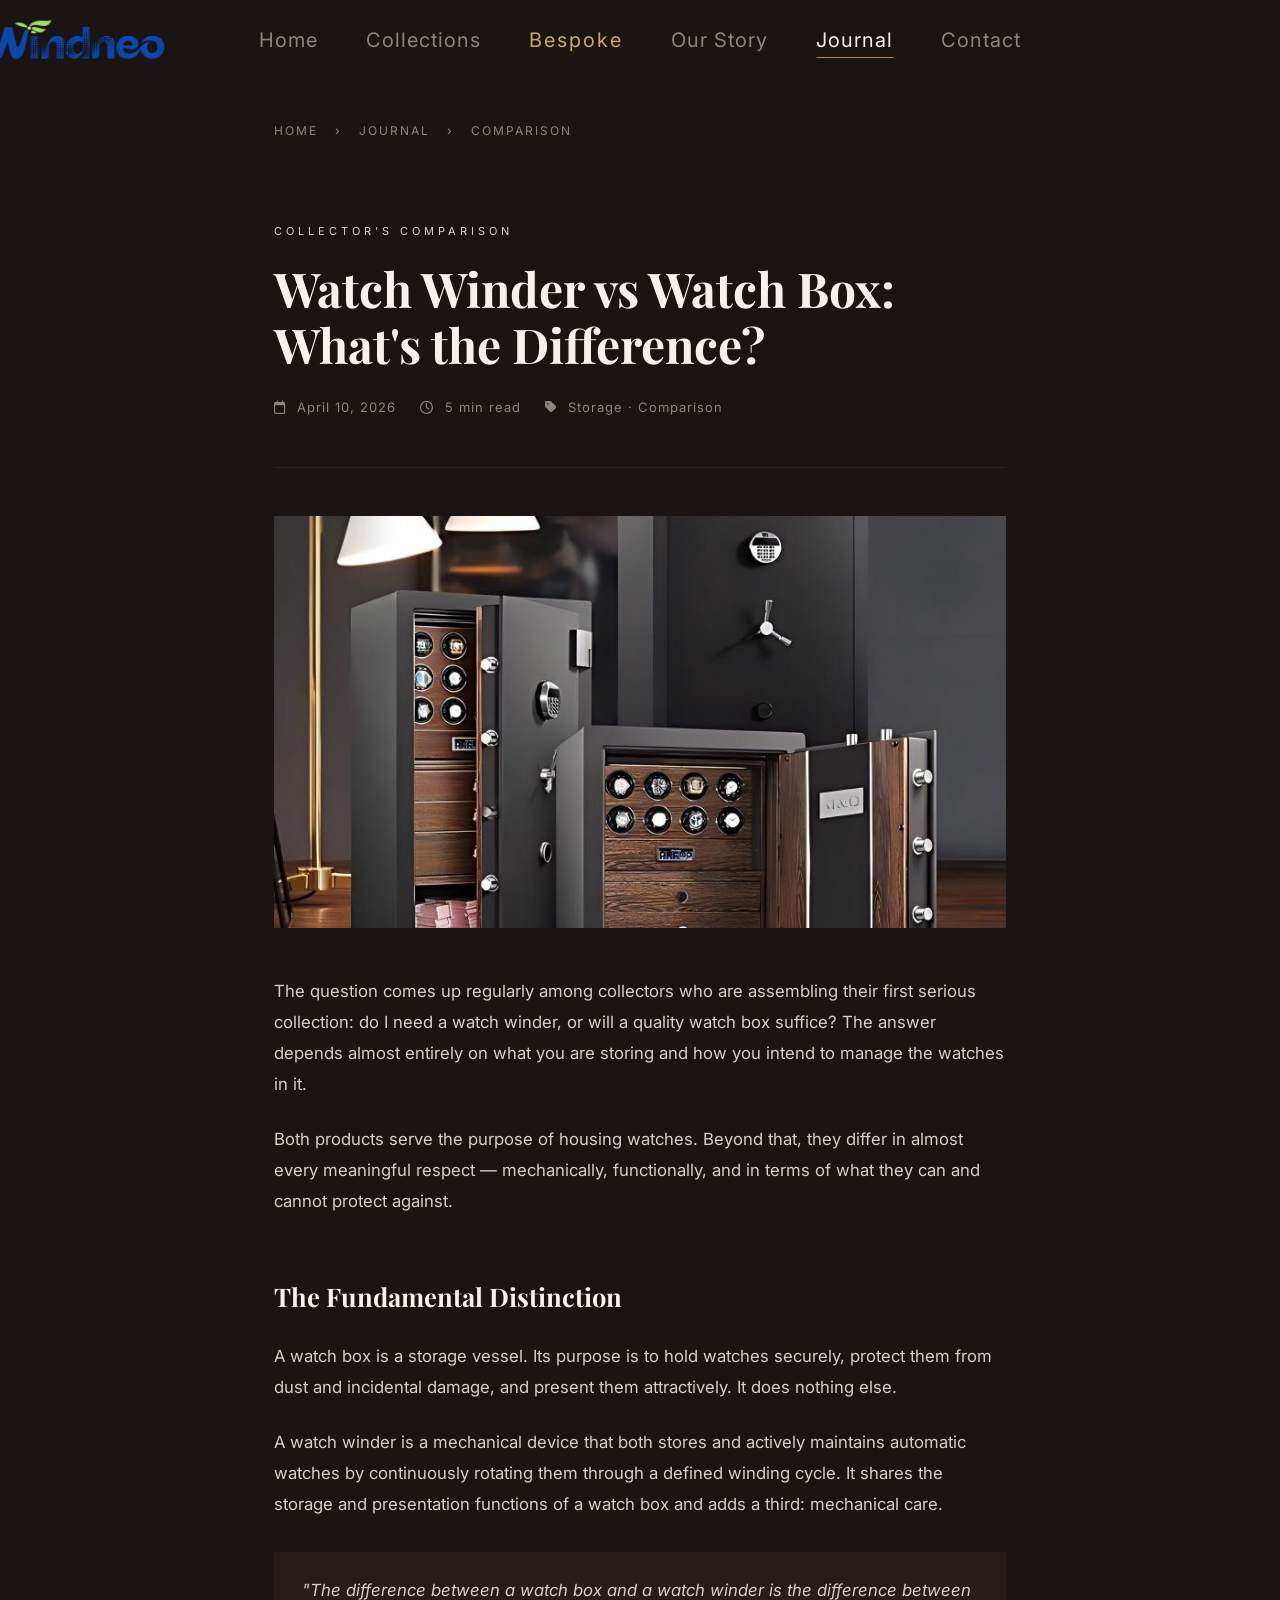
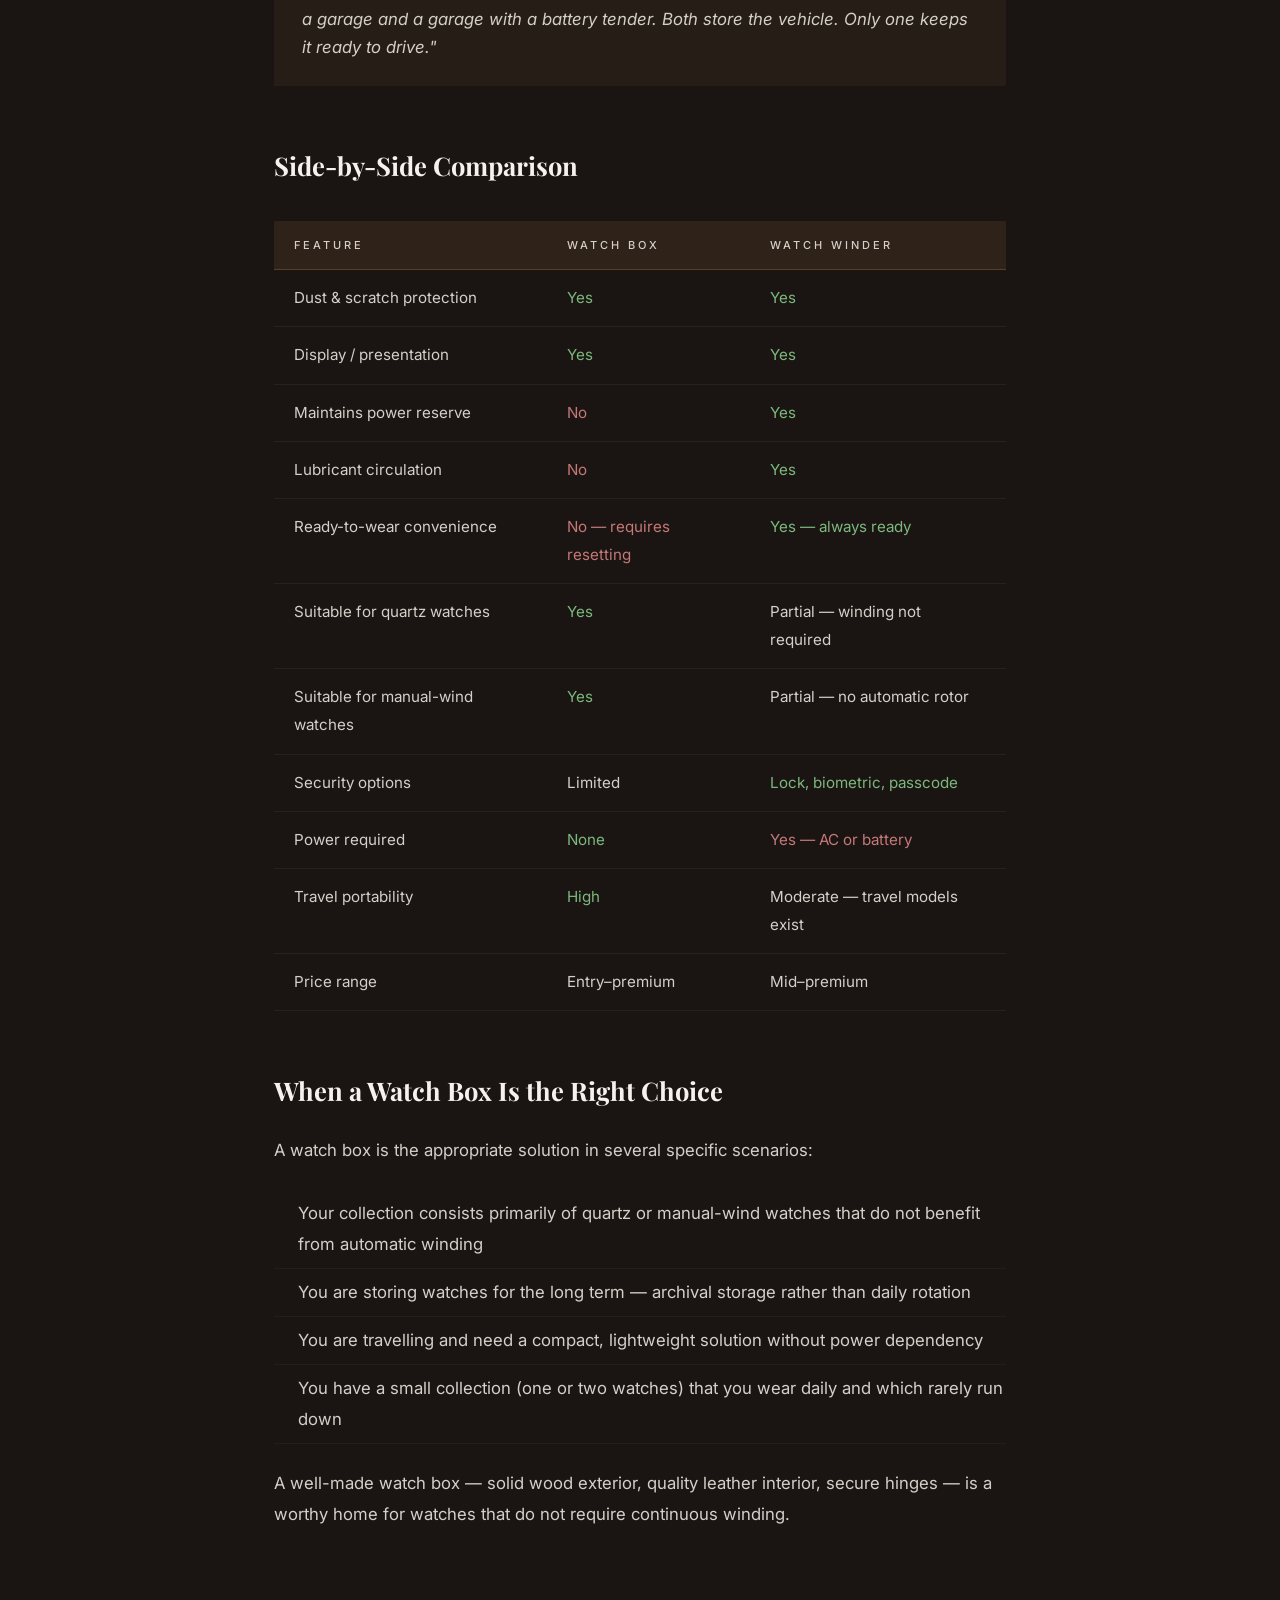
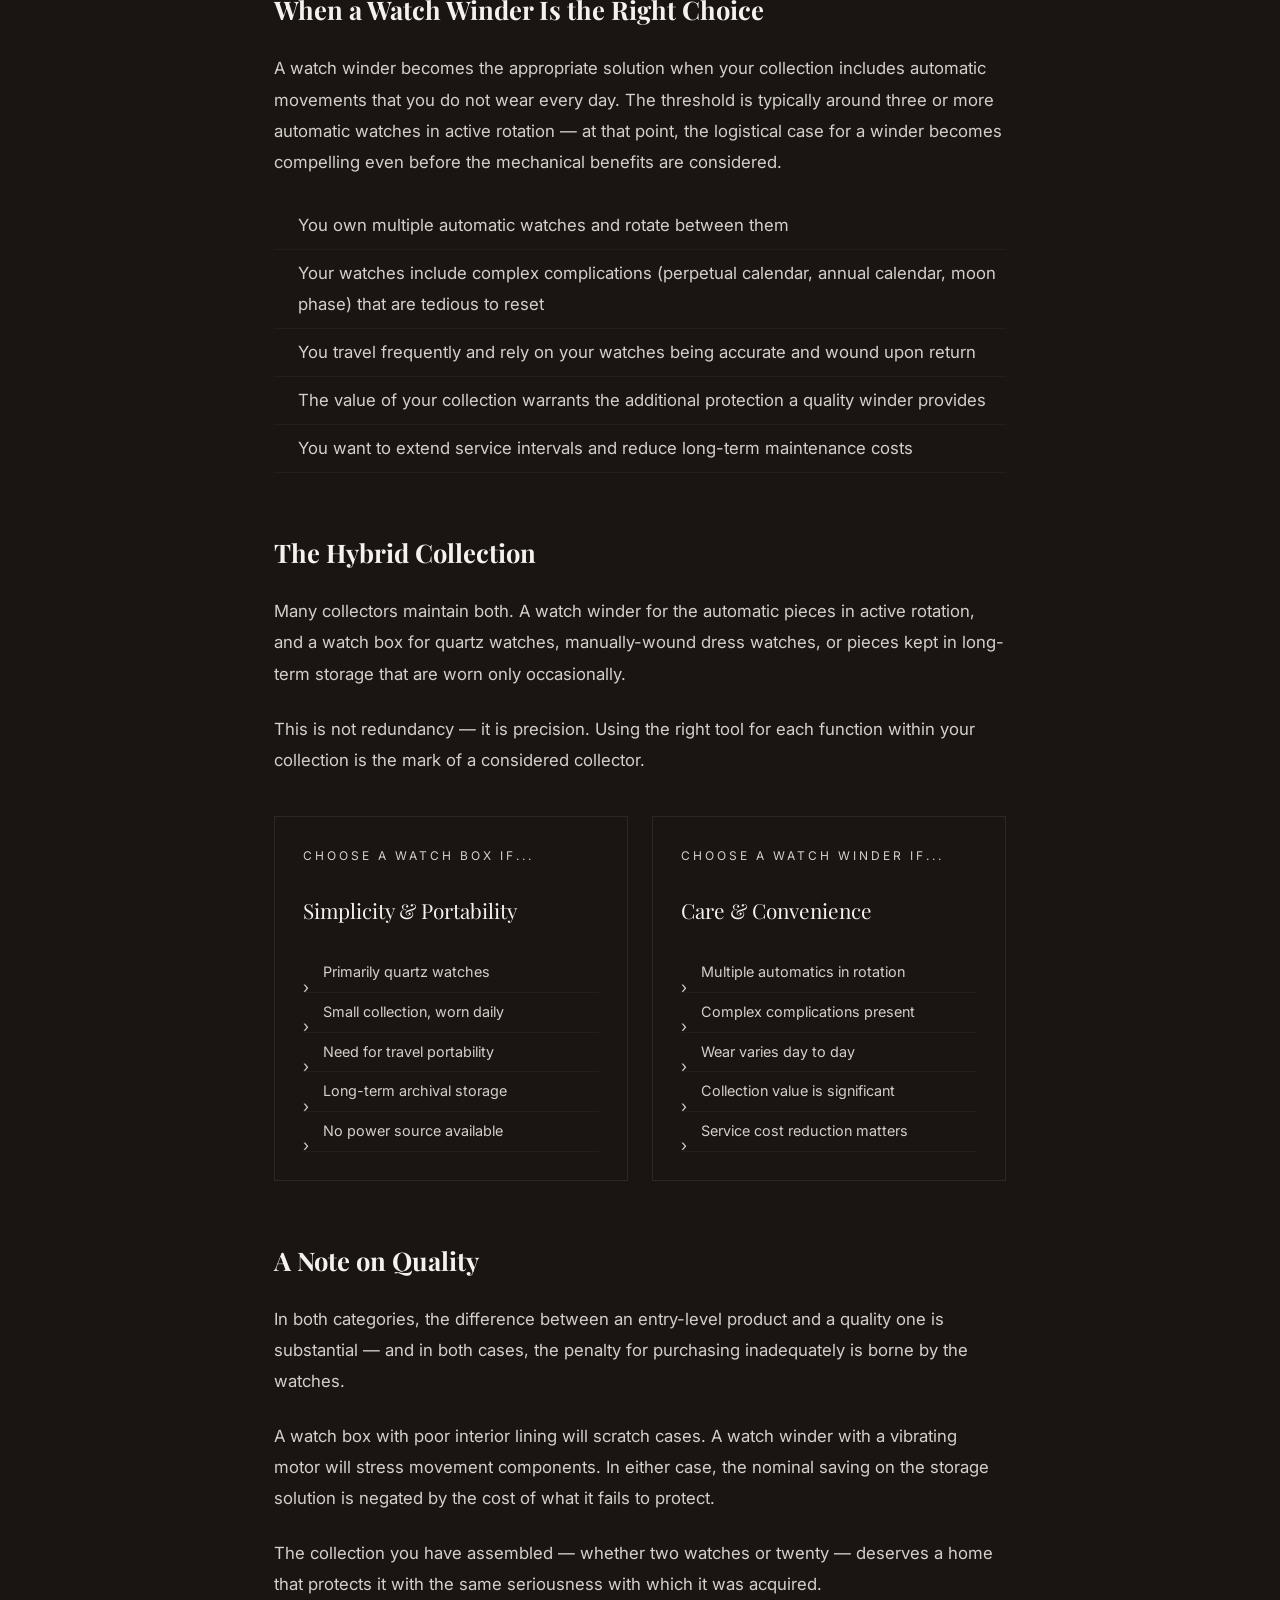
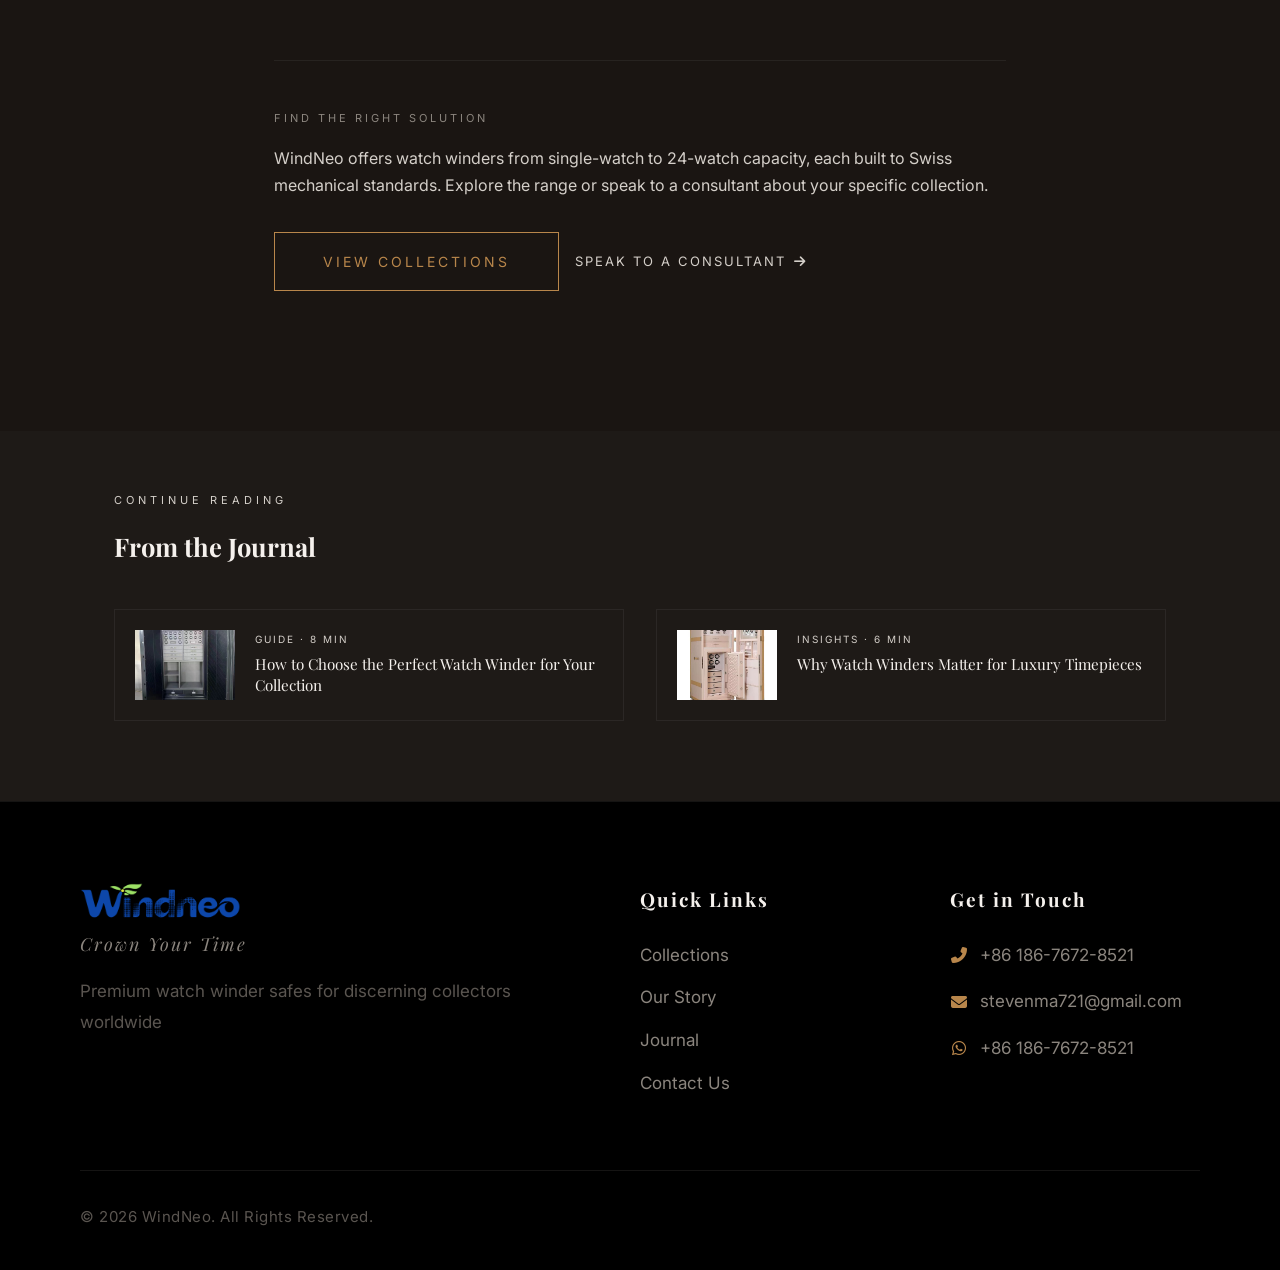
<file: blog/watch-winder-vs-watch-box.html>
<!DOCTYPE html>
<html lang="en">
<head>
    <meta charset="UTF-8">
    <meta name="viewport" content="width=device-width, initial-scale=1.0">
    <title>Watch Winder vs Watch Box: What's the Difference? | WindNeo Journal</title>
    <meta name="description" content="A detailed comparison of watch winders and watch boxes — covering mechanical care, storage capacity, security, and which solution best suits different collectors and collection sizes.">
    <meta name="robots" content="index, follow">
    <link rel="canonical" href="https://www.windneo.com/blog/watch-winder-vs-watch-box.html">
    <meta property="og:type" content="article">
    <meta property="og:title" content="Watch Winder vs Watch Box: What's the Difference?">
    <meta property="og:description" content="A detailed comparison to help you decide which storage solution best suits your collection size, lifestyle, and horological needs.">
    <meta property="og:image" content="https://www.windneo.com/images/classic.jpg">
    <meta property="og:url" content="https://www.windneo.com/blog/watch-winder-vs-watch-box.html">
    <script type="application/ld+json">
    {
      "@context": "https://schema.org",
      "@type": "Article",
      "headline": "Watch Winder vs Watch Box: What's the Difference?",
      "datePublished": "2026-04-10",
      "dateModified": "2026-04-10",
      "author": {"@type": "Organization", "name": "WindNeo"},
      "publisher": {"@type": "Organization", "name": "WindNeo", "url": "https://www.windneo.com"},
      "image": "https://www.windneo.com/images/classic.jpg",
      "url": "https://www.windneo.com/blog/watch-winder-vs-watch-box.html"
    }
    </script>
    
    <!-- Google Analytics 4 -->
    <script async src="https://www.googletagmanager.com/gtag/js?id=G-TFJRF18YW0"></script>
    <script>
      window.dataLayer = window.dataLayer || [];
      function gtag(){dataLayer.push(arguments);}
      gtag("js", new Date());
      gtag("config", "G-TFJRF18YW0");
    </script>
    <link rel="stylesheet" href="../styles.css?v=10">
    <link href="https://fonts.googleapis.com/css2?family=Playfair+Display:ital,wght@0,400;0,500;0,600;0,700;1,400&family=Inter:wght@300;400;500&display=swap" rel="stylesheet">
    <link rel="stylesheet" href="https://cdnjs.cloudflare.com/ajax/libs/font-awesome/6.4.0/css/all.min.css">
    <style>
        .article-page{background:var(--bg-primary);min-height:100vh;padding-top:100px}
        .article-container{max-width:780px;margin:0 auto;padding:0 24px}
        .article-header{padding:60px 0 48px;border-bottom:1px solid rgba(255,255,255,.06)}
        .article-category{font-size:11px;letter-spacing:4px;text-transform:uppercase;color:var(--gold-mid);margin-bottom:20px;display:block}
        .article-title{font-family:'Playfair Display',serif;font-size:clamp(2rem,4vw,3rem);color:var(--text-primary);line-height:1.15;margin-bottom:24px}
        .article-meta{display:flex;align-items:center;gap:24px;font-size:13px;color:var(--text-muted);letter-spacing:1px}
        .article-meta i{color:var(--gold-mid);margin-right:6px}
        .article-hero-img{width:100%;aspect-ratio:16/9;object-fit:cover;margin:48px 0;display:block}
        .article-body{color:var(--text-secondary);line-height:1.85;font-size:1.05rem}
        .article-body h2{font-family:'Playfair Display',serif;font-size:1.6rem;color:var(--text-primary);margin:48px 0 20px;padding-top:8px}
        .article-body h3{font-size:1.1rem;color:var(--text-primary);font-weight:500;margin:32px 0 12px;letter-spacing:.5px}
        .article-body p{margin-bottom:24px}
        .article-body ul{margin:0 0 24px 0;padding-left:0;list-style:none}
        .article-body ul li{padding:8px 0 8px 24px;position:relative;border-bottom:1px solid rgba(255,255,255,.04)}
        .article-body ul li::before{content:'';position:absolute;left:0;top:50%;transform:translateY(-50%);width:6px;height:1px;background:var(--gold-mid)}
        .article-callout{background:rgba(184,134,75,.07);border-left:3px solid var(--gold-mid);padding:24px 28px;margin:32px 0;border-radius:0 2px 2px 0}
        .article-callout p{margin:0;color:var(--text-secondary);font-style:italic;line-height:1.7}
        .comparison-table{width:100%;border-collapse:collapse;margin:32px 0;font-size:.95rem}
        .comparison-table th{background:rgba(184,134,75,.12);color:var(--gold-mid);padding:14px 20px;text-align:left;font-size:11px;letter-spacing:3px;text-transform:uppercase;font-weight:500;border-bottom:1px solid rgba(184,134,75,.3)}
        .comparison-table td{padding:14px 20px;color:var(--text-secondary);border-bottom:1px solid rgba(255,255,255,.05);vertical-align:top}
        .comparison-table tr:hover td{background:rgba(255,255,255,.02)}
        .comparison-table .yes{color:#7cb87c}
        .comparison-table .no{color:#c47878}
        .comparison-table .partial{color:var(--gold-mid)}
        .verdict-box{display:grid;grid-template-columns:1fr 1fr;gap:24px;margin:40px 0}
        .verdict-card{padding:28px;border:1px solid rgba(255,255,255,.08)}
        .verdict-card-title{font-size:12px;letter-spacing:3px;text-transform:uppercase;color:var(--gold-mid);margin-bottom:12px}
        .verdict-card-name{font-family:'Playfair Display',serif;font-size:1.3rem;color:var(--text-primary);margin-bottom:16px}
        .verdict-card ul{margin:0;padding:0}
        .verdict-card ul li{padding:6px 0 6px 20px;font-size:.9rem;border-bottom:1px solid rgba(255,255,255,.04)}
        .verdict-card ul li::before{content:'›';position:absolute;left:0;color:var(--gold-mid);font-size:1rem}
        .verdict-card ul li{position:relative}
        .article-footer{padding:48px 0 80px;border-top:1px solid rgba(255,255,255,.06);margin-top:60px}
        .article-footer-label{font-size:11px;letter-spacing:3px;text-transform:uppercase;color:var(--text-muted);margin-bottom:16px}
        .article-footer-cta{display:flex;gap:16px;margin-top:32px;flex-wrap:wrap}
        .related-articles{padding:60px 0 80px;background:rgba(255,255,255,.02);margin-top:60px}
        .related-articles-inner{max-width:1100px;margin:0 auto;padding:0 24px}
        .related-label{font-size:11px;letter-spacing:4px;text-transform:uppercase;color:var(--gold-mid);margin-bottom:12px}
        .related-title{font-family:'Playfair Display',serif;font-size:1.6rem;color:var(--text-primary);margin-bottom:40px}
        .related-grid{display:grid;grid-template-columns:repeat(2,1fr);gap:32px}
        .related-card{text-decoration:none;display:flex;gap:20px;padding:20px;border:1px solid rgba(255,255,255,.06);transition:border-color .3s}
        .related-card:hover{border-color:rgba(184,134,75,.4)}
        .related-card img{width:100px;height:70px;object-fit:cover;flex-shrink:0}
        .related-card-cat{font-size:10px;letter-spacing:2px;text-transform:uppercase;color:var(--gold-mid);margin-bottom:6px}
        .related-card-name{font-size:.95rem;color:var(--text-primary);line-height:1.4;font-family:'Playfair Display',serif}
        @media(max-width:768px){.verdict-box{grid-template-columns:1fr}.related-grid{grid-template-columns:1fr}.article-meta{flex-wrap:wrap;gap:12px}.comparison-table{font-size:.85rem}.comparison-table th,.comparison-table td{padding:10px 12px}}
    </style>
</head>
<body>
    <header class="navbar" id="navbar">
        <div class="nav-container">
            <a href="../index.html" class="nav-logo"><img src="../images/logo.png" alt="WindNeo" class="nav-logo-img"></a>
            <ul class="nav-menu" id="navMenu">
                <li><a href="../index.html" class="nav-link">Home</a></li>
                <li><a href="../index.html#products" class="nav-link">Collections</a></li>
                <li><a href="../index.html#bespoke" class="nav-link nav-link-bespoke">Bespoke</a></li>
                <li><a href="../about.html" class="nav-link">Our Story</a></li>
                <li><a href="index.html" class="nav-link active">Journal</a></li>
                <li><a href="../contact.html" class="nav-link">Contact</a></li>
            </ul>
            <button class="nav-hamburger" id="hamburger" aria-label="Open menu">
                <span class="hamburger-line"></span>
                <span class="hamburger-line"></span>
            </button>
        </div>
    </header>

    <div class="article-page">
        <div class="article-container">
            <nav style="padding:20px 0;font-size:12px;letter-spacing:2px;color:var(--text-muted)">
                <a href="../index.html" style="color:var(--text-muted);text-decoration:none">HOME</a>
                <span style="margin:0 12px;color:var(--gold-mid)">›</span>
                <a href="index.html" style="color:var(--text-muted);text-decoration:none">JOURNAL</a>
                <span style="margin:0 12px;color:var(--gold-mid)">›</span>
                <span style="color:var(--gold-mid)">COMPARISON</span>
            </nav>

            <div class="article-header">
                <span class="article-category">Collector's Comparison</span>
                <h1 class="article-title">Watch Winder vs Watch Box: What's the Difference?</h1>
                <div class="article-meta">
                    <span><i class="far fa-calendar"></i> April 10, 2026</span>
                    <span><i class="far fa-clock"></i> 5 min read</span>
                    <span><i class="fas fa-tag"></i> Storage · Comparison</span>
                </div>
            </div>

            <img src="../images/classic.jpg" alt="WindNeo Classic — the benchmark for single-watch winder elegance" class="article-hero-img">

            <div class="article-body">

                <p>The question comes up regularly among collectors who are assembling their first serious collection: do I need a watch winder, or will a quality watch box suffice? The answer depends almost entirely on what you are storing and how you intend to manage the watches in it.</p>

                <p>Both products serve the purpose of housing watches. Beyond that, they differ in almost every meaningful respect — mechanically, functionally, and in terms of what they can and cannot protect against.</p>

                <h2>The Fundamental Distinction</h2>

                <p>A watch box is a storage vessel. Its purpose is to hold watches securely, protect them from dust and incidental damage, and present them attractively. It does nothing else.</p>

                <p>A watch winder is a mechanical device that both stores and actively maintains automatic watches by continuously rotating them through a defined winding cycle. It shares the storage and presentation functions of a watch box and adds a third: mechanical care.</p>

                <div class="article-callout">
                    <p>"The difference between a watch box and a watch winder is the difference between a garage and a garage with a battery tender. Both store the vehicle. Only one keeps it ready to drive."</p>
                </div>

                <h2>Side-by-Side Comparison</h2>

                <table class="comparison-table">
                    <thead>
                        <tr>
                            <th>Feature</th>
                            <th>Watch Box</th>
                            <th>Watch Winder</th>
                        </tr>
                    </thead>
                    <tbody>
                        <tr>
                            <td>Dust &amp; scratch protection</td>
                            <td class="yes">Yes</td>
                            <td class="yes">Yes</td>
                        </tr>
                        <tr>
                            <td>Display / presentation</td>
                            <td class="yes">Yes</td>
                            <td class="yes">Yes</td>
                        </tr>
                        <tr>
                            <td>Maintains power reserve</td>
                            <td class="no">No</td>
                            <td class="yes">Yes</td>
                        </tr>
                        <tr>
                            <td>Lubricant circulation</td>
                            <td class="no">No</td>
                            <td class="yes">Yes</td>
                        </tr>
                        <tr>
                            <td>Ready-to-wear convenience</td>
                            <td class="no">No — requires resetting</td>
                            <td class="yes">Yes — always ready</td>
                        </tr>
                        <tr>
                            <td>Suitable for quartz watches</td>
                            <td class="yes">Yes</td>
                            <td class="partial">Partial — winding not required</td>
                        </tr>
                        <tr>
                            <td>Suitable for manual-wind watches</td>
                            <td class="yes">Yes</td>
                            <td class="partial">Partial — no automatic rotor</td>
                        </tr>
                        <tr>
                            <td>Security options</td>
                            <td class="partial">Limited</td>
                            <td class="yes">Lock, biometric, passcode</td>
                        </tr>
                        <tr>
                            <td>Power required</td>
                            <td class="yes">None</td>
                            <td class="no">Yes — AC or battery</td>
                        </tr>
                        <tr>
                            <td>Travel portability</td>
                            <td class="yes">High</td>
                            <td class="partial">Moderate — travel models exist</td>
                        </tr>
                        <tr>
                            <td>Price range</td>
                            <td>Entry–premium</td>
                            <td>Mid–premium</td>
                        </tr>
                    </tbody>
                </table>

                <h2>When a Watch Box Is the Right Choice</h2>

                <p>A watch box is the appropriate solution in several specific scenarios:</p>

                <ul>
                    <li>Your collection consists primarily of quartz or manual-wind watches that do not benefit from automatic winding</li>
                    <li>You are storing watches for the long term — archival storage rather than daily rotation</li>
                    <li>You are travelling and need a compact, lightweight solution without power dependency</li>
                    <li>You have a small collection (one or two watches) that you wear daily and which rarely run down</li>
                </ul>

                <p>A well-made watch box — solid wood exterior, quality leather interior, secure hinges — is a worthy home for watches that do not require continuous winding.</p>

                <h2>When a Watch Winder Is the Right Choice</h2>

                <p>A watch winder becomes the appropriate solution when your collection includes automatic movements that you do not wear every day. The threshold is typically around three or more automatic watches in active rotation — at that point, the logistical case for a winder becomes compelling even before the mechanical benefits are considered.</p>

                <ul>
                    <li>You own multiple automatic watches and rotate between them</li>
                    <li>Your watches include complex complications (perpetual calendar, annual calendar, moon phase) that are tedious to reset</li>
                    <li>You travel frequently and rely on your watches being accurate and wound upon return</li>
                    <li>The value of your collection warrants the additional protection a quality winder provides</li>
                    <li>You want to extend service intervals and reduce long-term maintenance costs</li>
                </ul>

                <h2>The Hybrid Collection</h2>

                <p>Many collectors maintain both. A watch winder for the automatic pieces in active rotation, and a watch box for quartz watches, manually-wound dress watches, or pieces kept in long-term storage that are worn only occasionally.</p>

                <p>This is not redundancy — it is precision. Using the right tool for each function within your collection is the mark of a considered collector.</p>

                <div class="verdict-box">
                    <div class="verdict-card">
                        <p class="verdict-card-title">Choose a Watch Box if...</p>
                        <p class="verdict-card-name">Simplicity &amp; Portability</p>
                        <ul>
                            <li>Primarily quartz watches</li>
                            <li>Small collection, worn daily</li>
                            <li>Need for travel portability</li>
                            <li>Long-term archival storage</li>
                            <li>No power source available</li>
                        </ul>
                    </div>
                    <div class="verdict-card">
                        <p class="verdict-card-title">Choose a Watch Winder if...</p>
                        <p class="verdict-card-name">Care &amp; Convenience</p>
                        <ul>
                            <li>Multiple automatics in rotation</li>
                            <li>Complex complications present</li>
                            <li>Wear varies day to day</li>
                            <li>Collection value is significant</li>
                            <li>Service cost reduction matters</li>
                        </ul>
                    </div>
                </div>

                <h2>A Note on Quality</h2>

                <p>In both categories, the difference between an entry-level product and a quality one is substantial — and in both cases, the penalty for purchasing inadequately is borne by the watches.</p>

                <p>A watch box with poor interior lining will scratch cases. A watch winder with a vibrating motor will stress movement components. In either case, the nominal saving on the storage solution is negated by the cost of what it fails to protect.</p>

                <p>The collection you have assembled — whether two watches or twenty — deserves a home that protects it with the same seriousness with which it was acquired.</p>

            </div>

            <div class="article-footer">
                <p class="article-footer-label">Find the Right Solution</p>
                <p style="color:var(--text-secondary);line-height:1.7">WindNeo offers watch winders from single-watch to 24-watch capacity, each built to Swiss mechanical standards. Explore the range or speak to a consultant about your specific collection.</p>
                <div class="article-footer-cta">
                    <a href="../index.html#products" class="btn-primary">View Collections</a>
                    <a href="../contact.html" style="color:var(--gold-mid);text-decoration:none;font-size:13px;letter-spacing:2px;text-transform:uppercase;display:flex;align-items:center;gap:8px">Speak to a Consultant <i class="fas fa-arrow-right"></i></a>
                </div>
            </div>
        </div>

        <div class="related-articles">
            <div class="related-articles-inner">
                <p class="related-label">Continue Reading</p>
                <h2 class="related-title">From the Journal</h2>
                <div class="related-grid">
                    <a href="how-to-choose-watch-winder.html" class="related-card">
                        <img src="../images/imperial.jpg" alt="How to choose a watch winder">
                        <div class="related-card-info">
                            <p class="related-card-cat">Guide · 8 min</p>
                            <p class="related-card-name">How to Choose the Perfect Watch Winder for Your Collection</p>
                        </div>
                    </a>
                    <a href="why-watch-winders-matter.html" class="related-card">
                        <img src="../images/royal.jpg" alt="Why watch winders matter">
                        <div class="related-card-info">
                            <p class="related-card-cat">Insights · 6 min</p>
                            <p class="related-card-name">Why Watch Winders Matter for Luxury Timepieces</p>
                        </div>
                    </a>
                </div>
            </div>
        </div>
    </div>

    <footer class="footer">
        <div class="container">
            <div class="footer-grid">
                <div class="footer-brand">
                    <span class="footer-logo"><img src="../images/logo.png" alt="WindNeo" class="footer-logo-img"></span>
                    <p class="footer-slogan">Crown Your Time</p>
                    <p class="footer-desc">Premium watch winder safes for discerning collectors worldwide</p>
                </div>
                <div class="footer-links-group">
                    <h5 class="footer-heading">Quick Links</h5>
                    <ul class="footer-links">
                        <li><a href="../index.html#products">Collections</a></li>
                        <li><a href="../about.html">Our Story</a></li>
                        <li><a href="index.html">Journal</a></li>
                        <li><a href="../contact.html">Contact Us</a></li>
                    </ul>
                </div>
                <div class="footer-contact-group">
                    <h5 class="footer-heading">Get in Touch</h5>
                    <div class="footer-contact-list">
                        <div class="footer-contact-item"><i class="fas fa-phone-alt"></i><span>+86 186-7672-8521</span></div>
                        <div class="footer-contact-item"><i class="fas fa-envelope"></i><span>stevenma721@gmail.com</span></div>
                        <div class="footer-contact-item"><i class="fab fa-whatsapp"></i><span>+86 186-7672-8521</span></div>
                    </div>
                </div>
            </div>
            <div class="footer-bottom">
                <p class="footer-copyright">© 2026 WindNeo. All Rights Reserved.</p>
            </div>
        </div>
    </footer>
    <script src="../script.js?v=4"></script>
</body>
</html>
</file>
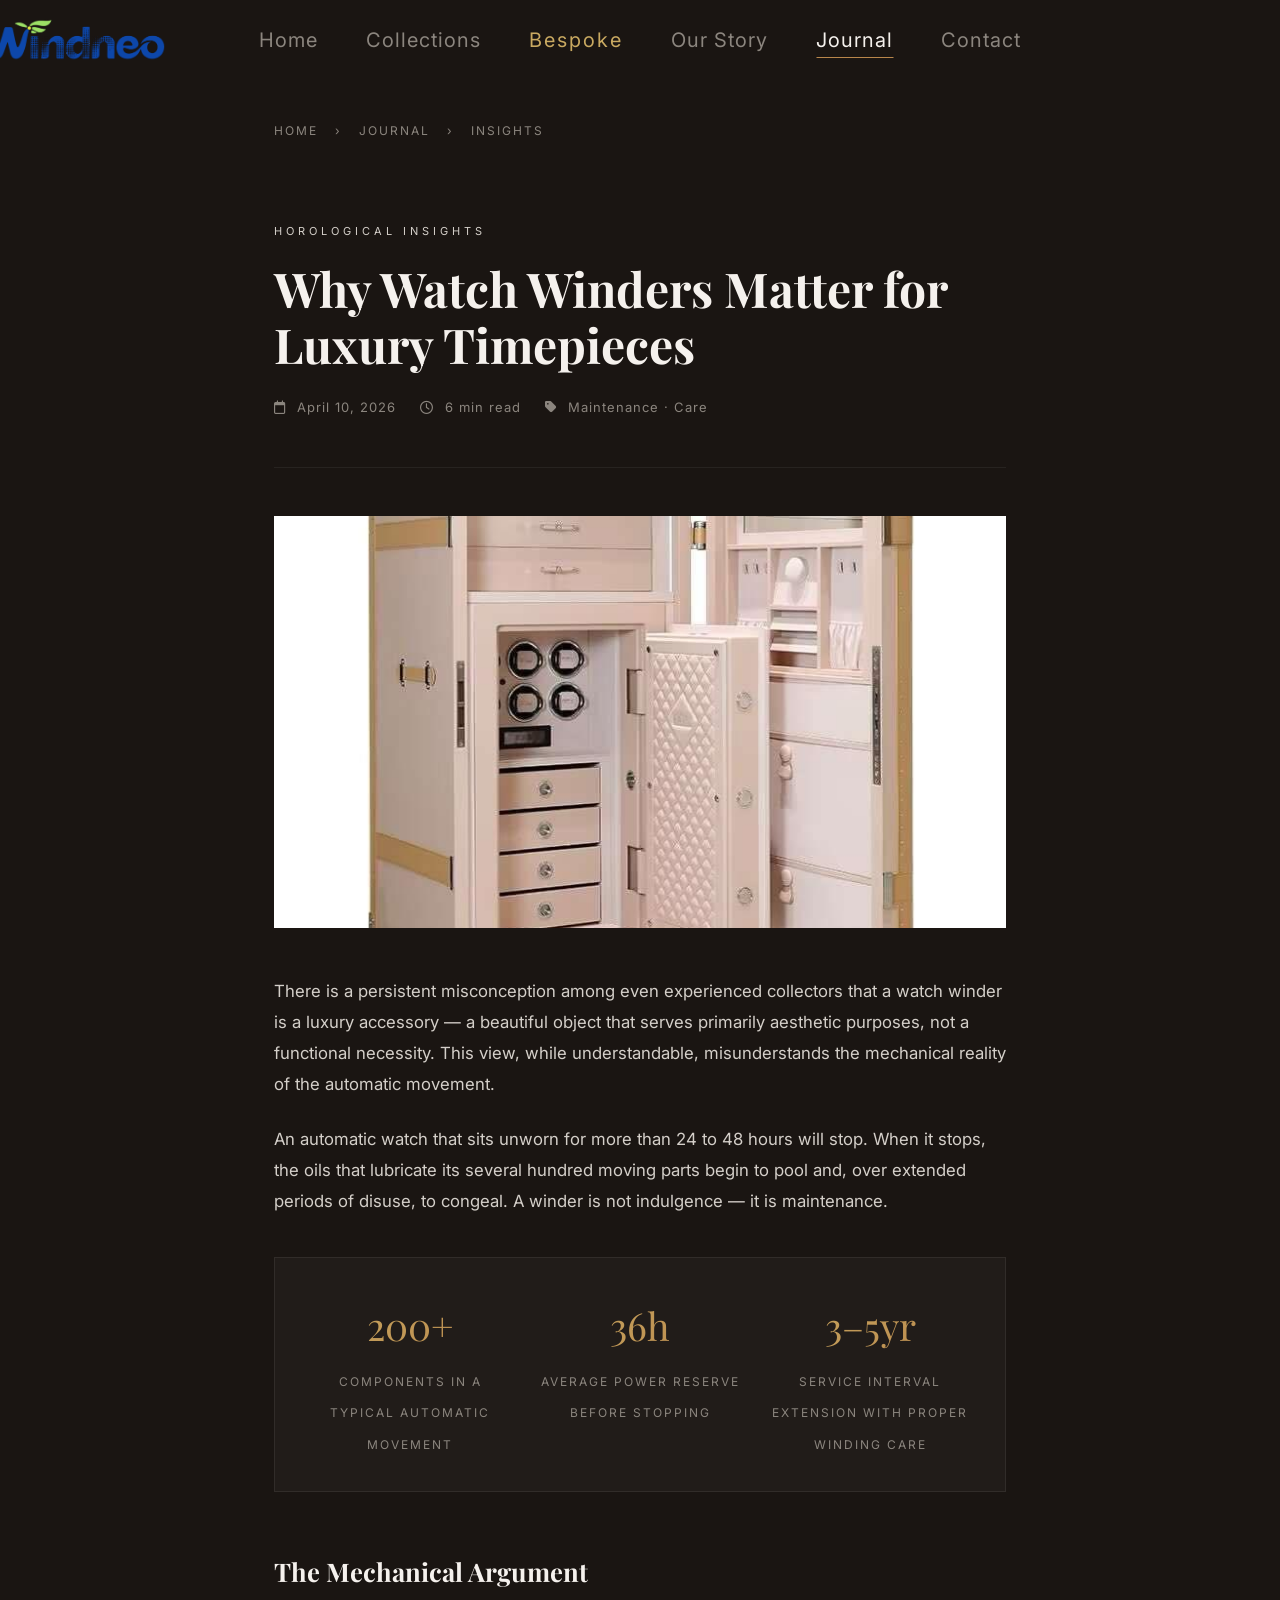
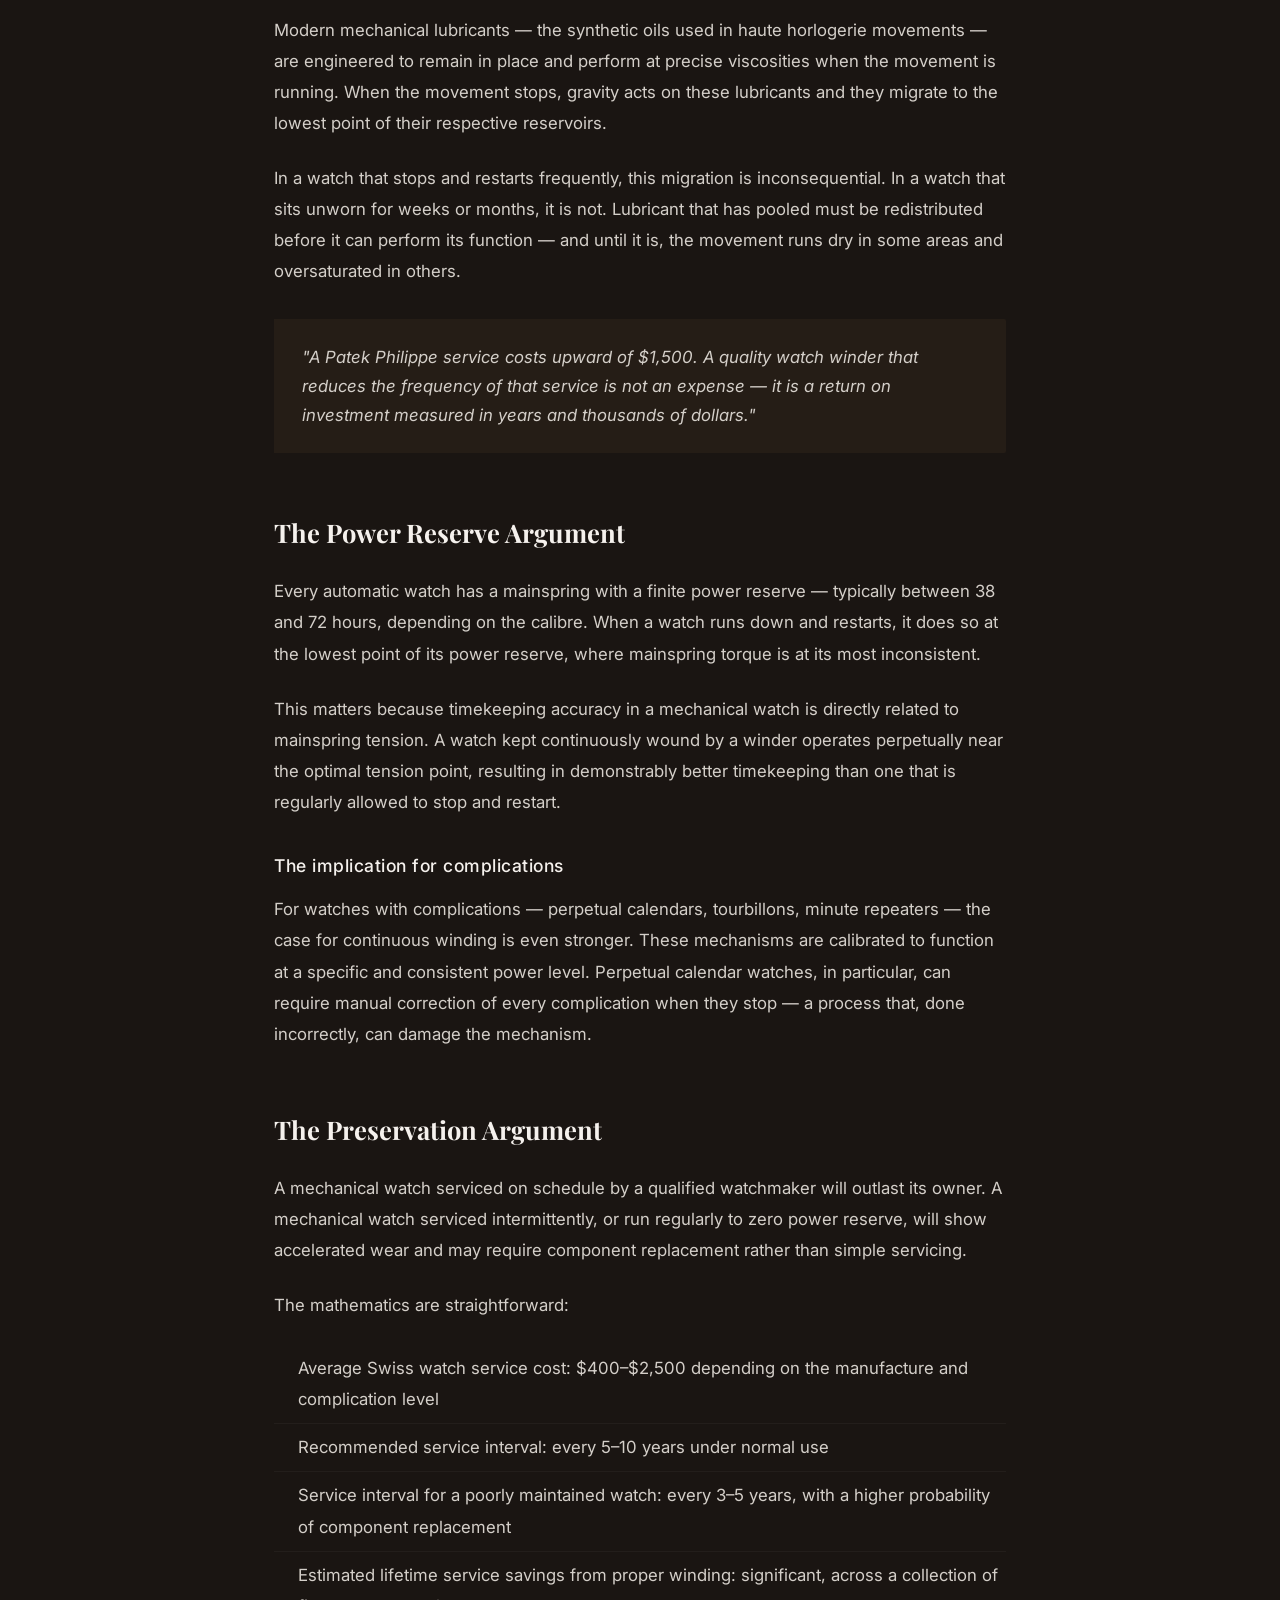
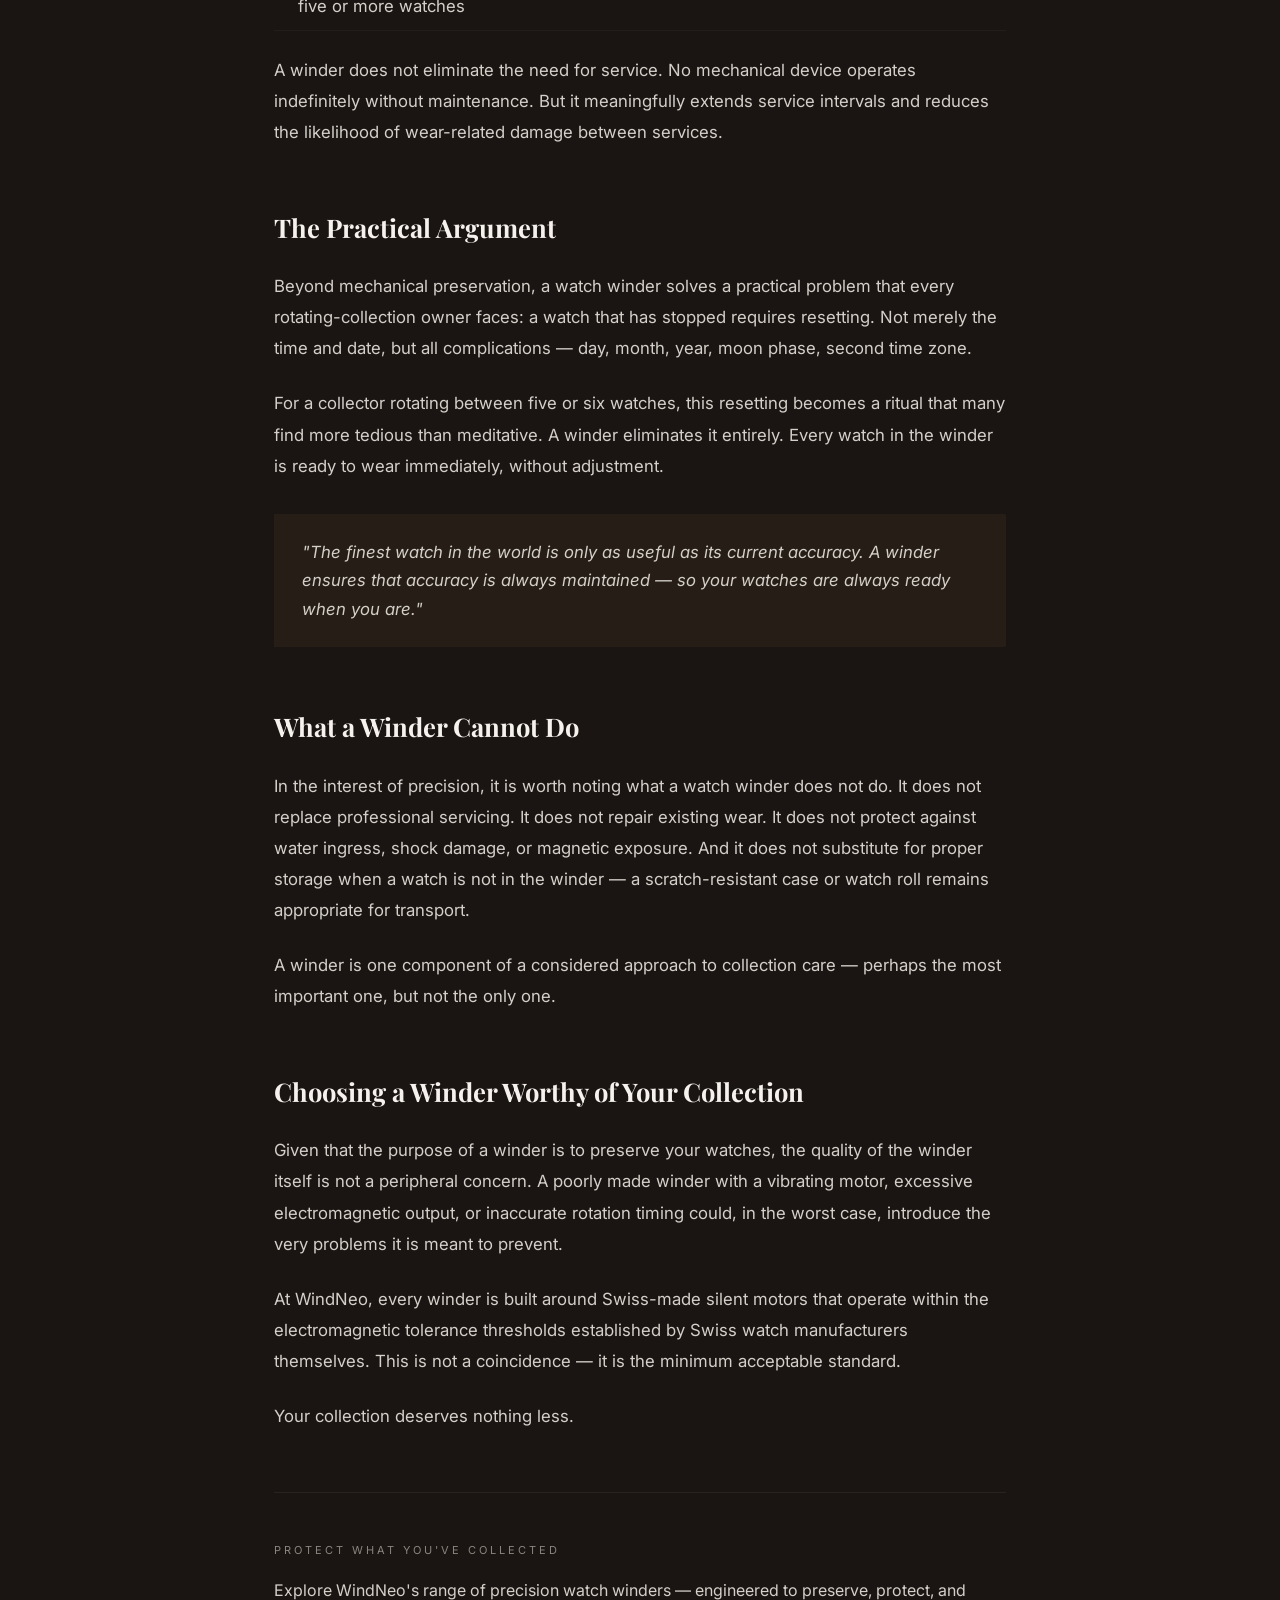
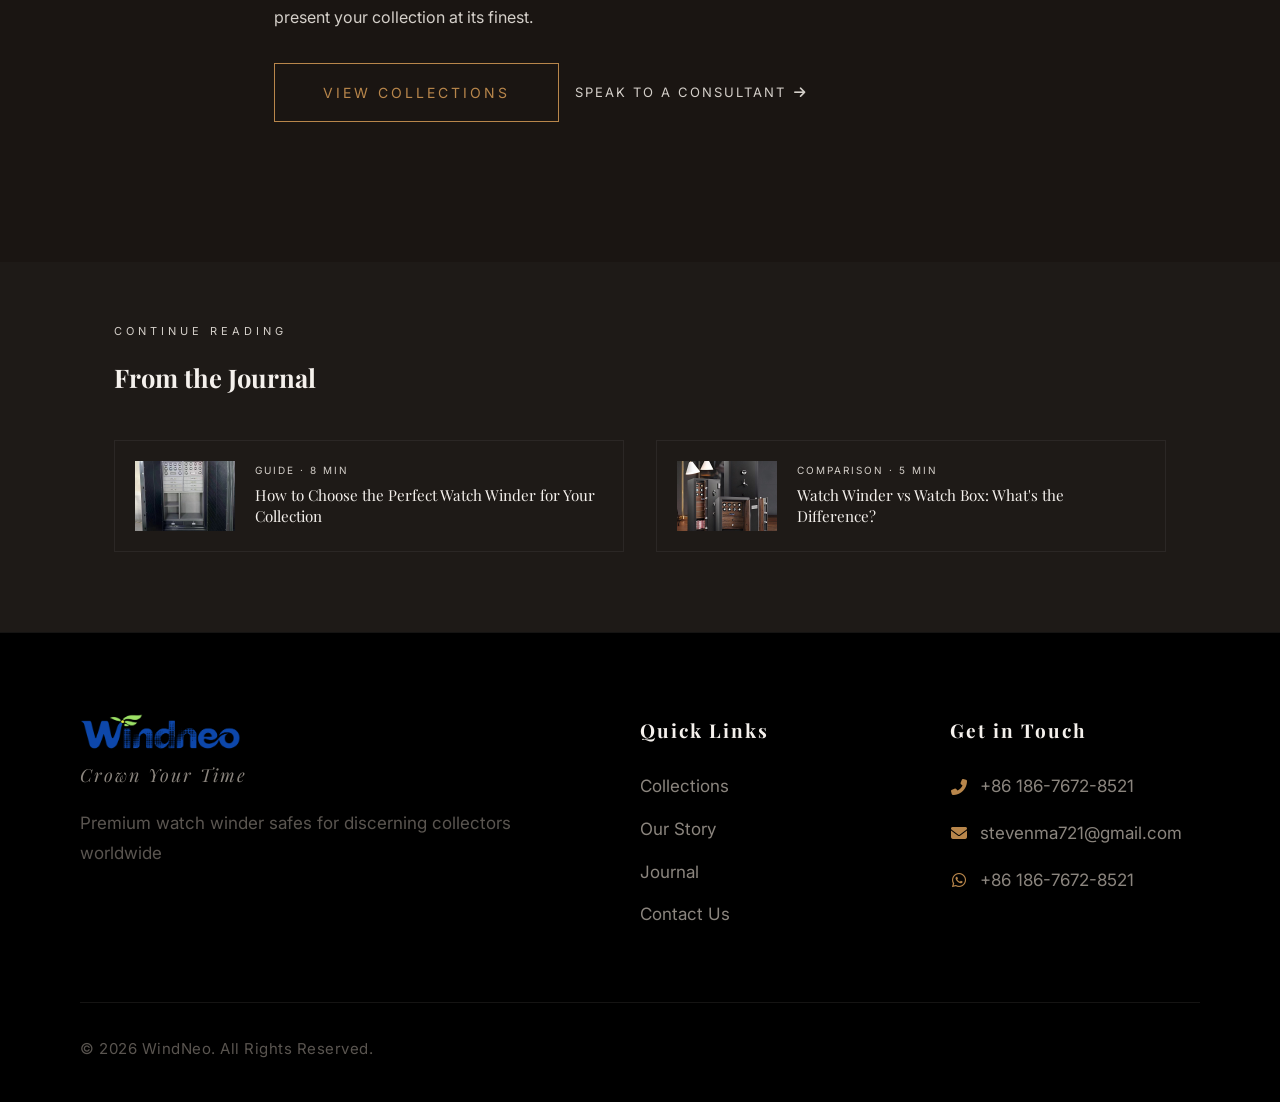
<file: blog/why-watch-winders-matter.html>
<!DOCTYPE html>
<html lang="en">
<head>
    <meta charset="UTF-8">
    <meta name="viewport" content="width=device-width, initial-scale=1.0">
    <title>Why Watch Winders Matter for Luxury Timepieces | WindNeo Journal</title>
    <meta name="description" content="Understand the mechanical benefits of using a watch winder for automatic watches — from maintaining lubricant distribution to preserving power reserve accuracy in luxury timepieces.">
    <meta name="robots" content="index, follow">
    <link rel="canonical" href="https://www.windneo.com/blog/why-watch-winders-matter.html">
    <meta property="og:type" content="article">
    <meta property="og:title" content="Why Watch Winders Matter for Luxury Timepieces">
    <meta property="og:description" content="Understanding the mechanical benefits of perpetual winding and why serious collectors consider winders essential, not optional.">
    <meta property="og:image" content="https://www.windneo.com/images/royal.jpg">
    <meta property="og:url" content="https://www.windneo.com/blog/why-watch-winders-matter.html">
    <script type="application/ld+json">
    {
      "@context": "https://schema.org",
      "@type": "Article",
      "headline": "Why Watch Winders Matter for Luxury Timepieces",
      "datePublished": "2026-04-10",
      "dateModified": "2026-04-10",
      "author": {"@type": "Organization", "name": "WindNeo"},
      "publisher": {"@type": "Organization", "name": "WindNeo", "url": "https://www.windneo.com"},
      "image": "https://www.windneo.com/images/royal.jpg",
      "url": "https://www.windneo.com/blog/why-watch-winders-matter.html"
    }
    </script>
    
    <!-- Google Analytics 4 -->
    <script async src="https://www.googletagmanager.com/gtag/js?id=G-TFJRF18YW0"></script>
    <script>
      window.dataLayer = window.dataLayer || [];
      function gtag(){dataLayer.push(arguments);}
      gtag("js", new Date());
      gtag("config", "G-TFJRF18YW0");
    </script>
    <link rel="stylesheet" href="../styles.css?v=10">
    <link href="https://fonts.googleapis.com/css2?family=Playfair+Display:ital,wght@0,400;0,500;0,600;0,700;1,400&family=Inter:wght@300;400;500&display=swap" rel="stylesheet">
    <link rel="stylesheet" href="https://cdnjs.cloudflare.com/ajax/libs/font-awesome/6.4.0/css/all.min.css">
    <style>
        .article-page{background:var(--bg-primary);min-height:100vh;padding-top:100px}
        .article-container{max-width:780px;margin:0 auto;padding:0 24px}
        .article-header{padding:60px 0 48px;border-bottom:1px solid rgba(255,255,255,.06)}
        .article-category{font-size:11px;letter-spacing:4px;text-transform:uppercase;color:var(--gold-mid);margin-bottom:20px;display:block}
        .article-title{font-family:'Playfair Display',serif;font-size:clamp(2rem,4vw,3rem);color:var(--text-primary);line-height:1.15;margin-bottom:24px}
        .article-meta{display:flex;align-items:center;gap:24px;font-size:13px;color:var(--text-muted);letter-spacing:1px}
        .article-meta i{color:var(--gold-mid);margin-right:6px}
        .article-hero-img{width:100%;aspect-ratio:16/9;object-fit:cover;margin:48px 0;display:block}
        .article-body{color:var(--text-secondary);line-height:1.85;font-size:1.05rem}
        .article-body h2{font-family:'Playfair Display',serif;font-size:1.6rem;color:var(--text-primary);margin:48px 0 20px;padding-top:8px}
        .article-body h3{font-size:1.1rem;color:var(--text-primary);font-weight:500;margin:32px 0 12px;letter-spacing:.5px}
        .article-body p{margin-bottom:24px}
        .article-body ul{margin:0 0 24px 0;padding-left:0;list-style:none}
        .article-body ul li{padding:8px 0 8px 24px;position:relative;border-bottom:1px solid rgba(255,255,255,.04)}
        .article-body ul li::before{content:'';position:absolute;left:0;top:50%;transform:translateY(-50%);width:6px;height:1px;background:var(--gold-mid)}
        .article-callout{background:rgba(184,134,75,.07);border-left:3px solid var(--gold-mid);padding:24px 28px;margin:32px 0;border-radius:0 2px 2px 0}
        .article-callout p{margin:0;color:var(--text-secondary);font-style:italic;line-height:1.7}
        .stat-row{display:grid;grid-template-columns:repeat(3,1fr);gap:24px;margin:40px 0;padding:32px;background:rgba(255,255,255,.03);border:1px solid rgba(255,255,255,.07)}
        .stat-item{text-align:center}
        .stat-number{font-family:'Playfair Display',serif;font-size:2.4rem;background:var(--gold-gradient);-webkit-background-clip:text;-webkit-text-fill-color:transparent;background-clip:text;display:block;margin-bottom:4px}
        .stat-label{font-size:12px;color:var(--text-muted);letter-spacing:2px;text-transform:uppercase}
        .article-footer{padding:48px 0 80px;border-top:1px solid rgba(255,255,255,.06);margin-top:60px}
        .article-footer-label{font-size:11px;letter-spacing:3px;text-transform:uppercase;color:var(--text-muted);margin-bottom:16px}
        .article-footer-cta{display:flex;gap:16px;margin-top:32px;flex-wrap:wrap}
        .related-articles{padding:60px 0 80px;background:rgba(255,255,255,.02);margin-top:60px}
        .related-articles-inner{max-width:1100px;margin:0 auto;padding:0 24px}
        .related-label{font-size:11px;letter-spacing:4px;text-transform:uppercase;color:var(--gold-mid);margin-bottom:12px}
        .related-title{font-family:'Playfair Display',serif;font-size:1.6rem;color:var(--text-primary);margin-bottom:40px}
        .related-grid{display:grid;grid-template-columns:repeat(2,1fr);gap:32px}
        .related-card{text-decoration:none;display:flex;gap:20px;padding:20px;border:1px solid rgba(255,255,255,.06);transition:border-color .3s}
        .related-card:hover{border-color:rgba(184,134,75,.4)}
        .related-card img{width:100px;height:70px;object-fit:cover;flex-shrink:0}
        .related-card-info{}
        .related-card-cat{font-size:10px;letter-spacing:2px;text-transform:uppercase;color:var(--gold-mid);margin-bottom:6px}
        .related-card-name{font-size:.95rem;color:var(--text-primary);line-height:1.4;font-family:'Playfair Display',serif}
        @media(max-width:768px){.stat-row{grid-template-columns:1fr;gap:16px}.related-grid{grid-template-columns:1fr}.article-meta{flex-wrap:wrap;gap:12px}}
    </style>
</head>
<body>
    <header class="navbar" id="navbar">
        <div class="nav-container">
            <a href="../index.html" class="nav-logo"><img src="../images/logo.png" alt="WindNeo" class="nav-logo-img"></a>
            <ul class="nav-menu" id="navMenu">
                <li><a href="../index.html" class="nav-link">Home</a></li>
                <li><a href="../index.html#products" class="nav-link">Collections</a></li>
                <li><a href="../index.html#bespoke" class="nav-link nav-link-bespoke">Bespoke</a></li>
                <li><a href="../about.html" class="nav-link">Our Story</a></li>
                <li><a href="index.html" class="nav-link active">Journal</a></li>
                <li><a href="../contact.html" class="nav-link">Contact</a></li>
            </ul>
            <button class="nav-hamburger" id="hamburger" aria-label="Open menu">
                <span class="hamburger-line"></span>
                <span class="hamburger-line"></span>
            </button>
        </div>
    </header>

    <div class="article-page">
        <div class="article-container">
            <nav style="padding:20px 0;font-size:12px;letter-spacing:2px;color:var(--text-muted)">
                <a href="../index.html" style="color:var(--text-muted);text-decoration:none">HOME</a>
                <span style="margin:0 12px;color:var(--gold-mid)">›</span>
                <a href="index.html" style="color:var(--text-muted);text-decoration:none">JOURNAL</a>
                <span style="margin:0 12px;color:var(--gold-mid)">›</span>
                <span style="color:var(--gold-mid)">INSIGHTS</span>
            </nav>

            <div class="article-header">
                <span class="article-category">Horological Insights</span>
                <h1 class="article-title">Why Watch Winders Matter for Luxury Timepieces</h1>
                <div class="article-meta">
                    <span><i class="far fa-calendar"></i> April 10, 2026</span>
                    <span><i class="far fa-clock"></i> 6 min read</span>
                    <span><i class="fas fa-tag"></i> Maintenance · Care</span>
                </div>
            </div>

            <img src="../images/royal.jpg" alt="WindNeo Royal — luxury watch winder safe for serious collectors" class="article-hero-img">

            <div class="article-body">

                <p>There is a persistent misconception among even experienced collectors that a watch winder is a luxury accessory — a beautiful object that serves primarily aesthetic purposes, not a functional necessity. This view, while understandable, misunderstands the mechanical reality of the automatic movement.</p>

                <p>An automatic watch that sits unworn for more than 24 to 48 hours will stop. When it stops, the oils that lubricate its several hundred moving parts begin to pool and, over extended periods of disuse, to congeal. A winder is not indulgence — it is maintenance.</p>

                <div class="stat-row">
                    <div class="stat-item">
                        <span class="stat-number">200+</span>
                        <span class="stat-label">Components in a typical automatic movement</span>
                    </div>
                    <div class="stat-item">
                        <span class="stat-number">36h</span>
                        <span class="stat-label">Average power reserve before stopping</span>
                    </div>
                    <div class="stat-item">
                        <span class="stat-number">3–5yr</span>
                        <span class="stat-label">Service interval extension with proper winding care</span>
                    </div>
                </div>

                <h2>The Mechanical Argument</h2>

                <p>Modern mechanical lubricants — the synthetic oils used in haute horlogerie movements — are engineered to remain in place and perform at precise viscosities when the movement is running. When the movement stops, gravity acts on these lubricants and they migrate to the lowest point of their respective reservoirs.</p>

                <p>In a watch that stops and restarts frequently, this migration is inconsequential. In a watch that sits unworn for weeks or months, it is not. Lubricant that has pooled must be redistributed before it can perform its function — and until it is, the movement runs dry in some areas and oversaturated in others.</p>

                <div class="article-callout">
                    <p>"A Patek Philippe service costs upward of $1,500. A quality watch winder that reduces the frequency of that service is not an expense — it is a return on investment measured in years and thousands of dollars."</p>
                </div>

                <h2>The Power Reserve Argument</h2>

                <p>Every automatic watch has a mainspring with a finite power reserve — typically between 38 and 72 hours, depending on the calibre. When a watch runs down and restarts, it does so at the lowest point of its power reserve, where mainspring torque is at its most inconsistent.</p>

                <p>This matters because timekeeping accuracy in a mechanical watch is directly related to mainspring tension. A watch kept continuously wound by a winder operates perpetually near the optimal tension point, resulting in demonstrably better timekeeping than one that is regularly allowed to stop and restart.</p>

                <h3>The implication for complications</h3>

                <p>For watches with complications — perpetual calendars, tourbillons, minute repeaters — the case for continuous winding is even stronger. These mechanisms are calibrated to function at a specific and consistent power level. Perpetual calendar watches, in particular, can require manual correction of every complication when they stop — a process that, done incorrectly, can damage the mechanism.</p>

                <h2>The Preservation Argument</h2>

                <p>A mechanical watch serviced on schedule by a qualified watchmaker will outlast its owner. A mechanical watch serviced intermittently, or run regularly to zero power reserve, will show accelerated wear and may require component replacement rather than simple servicing.</p>

                <p>The mathematics are straightforward:</p>

                <ul>
                    <li>Average Swiss watch service cost: $400–$2,500 depending on the manufacture and complication level</li>
                    <li>Recommended service interval: every 5–10 years under normal use</li>
                    <li>Service interval for a poorly maintained watch: every 3–5 years, with a higher probability of component replacement</li>
                    <li>Estimated lifetime service savings from proper winding: significant, across a collection of five or more watches</li>
                </ul>

                <p>A winder does not eliminate the need for service. No mechanical device operates indefinitely without maintenance. But it meaningfully extends service intervals and reduces the likelihood of wear-related damage between services.</p>

                <h2>The Practical Argument</h2>

                <p>Beyond mechanical preservation, a watch winder solves a practical problem that every rotating-collection owner faces: a watch that has stopped requires resetting. Not merely the time and date, but all complications — day, month, year, moon phase, second time zone.</p>

                <p>For a collector rotating between five or six watches, this resetting becomes a ritual that many find more tedious than meditative. A winder eliminates it entirely. Every watch in the winder is ready to wear immediately, without adjustment.</p>

                <div class="article-callout">
                    <p>"The finest watch in the world is only as useful as its current accuracy. A winder ensures that accuracy is always maintained — so your watches are always ready when you are."</p>
                </div>

                <h2>What a Winder Cannot Do</h2>

                <p>In the interest of precision, it is worth noting what a watch winder does not do. It does not replace professional servicing. It does not repair existing wear. It does not protect against water ingress, shock damage, or magnetic exposure. And it does not substitute for proper storage when a watch is not in the winder — a scratch-resistant case or watch roll remains appropriate for transport.</p>

                <p>A winder is one component of a considered approach to collection care — perhaps the most important one, but not the only one.</p>

                <h2>Choosing a Winder Worthy of Your Collection</h2>

                <p>Given that the purpose of a winder is to preserve your watches, the quality of the winder itself is not a peripheral concern. A poorly made winder with a vibrating motor, excessive electromagnetic output, or inaccurate rotation timing could, in the worst case, introduce the very problems it is meant to prevent.</p>

                <p>At WindNeo, every winder is built around Swiss-made silent motors that operate within the electromagnetic tolerance thresholds established by Swiss watch manufacturers themselves. This is not a coincidence — it is the minimum acceptable standard.</p>

                <p>Your collection deserves nothing less.</p>

            </div>

            <div class="article-footer">
                <p class="article-footer-label">Protect What You've Collected</p>
                <p style="color:var(--text-secondary);line-height:1.7">Explore WindNeo's range of precision watch winders — engineered to preserve, protect, and present your collection at its finest.</p>
                <div class="article-footer-cta">
                    <a href="../index.html#products" class="btn-primary">View Collections</a>
                    <a href="../contact.html" style="color:var(--gold-mid);text-decoration:none;font-size:13px;letter-spacing:2px;text-transform:uppercase;display:flex;align-items:center;gap:8px">Speak to a Consultant <i class="fas fa-arrow-right"></i></a>
                </div>
            </div>
        </div>

        <div class="related-articles">
            <div class="related-articles-inner">
                <p class="related-label">Continue Reading</p>
                <h2 class="related-title">From the Journal</h2>
                <div class="related-grid">
                    <a href="how-to-choose-watch-winder.html" class="related-card">
                        <img src="../images/imperial.jpg" alt="How to choose a watch winder">
                        <div class="related-card-info">
                            <p class="related-card-cat">Guide · 8 min</p>
                            <p class="related-card-name">How to Choose the Perfect Watch Winder for Your Collection</p>
                        </div>
                    </a>
                    <a href="watch-winder-vs-watch-box.html" class="related-card">
                        <img src="../images/classic.jpg" alt="Watch winder vs watch box">
                        <div class="related-card-info">
                            <p class="related-card-cat">Comparison · 5 min</p>
                            <p class="related-card-name">Watch Winder vs Watch Box: What's the Difference?</p>
                        </div>
                    </a>
                </div>
            </div>
        </div>
    </div>

    <footer class="footer">
        <div class="container">
            <div class="footer-grid">
                <div class="footer-brand">
                    <span class="footer-logo"><img src="../images/logo.png" alt="WindNeo" class="footer-logo-img"></span>
                    <p class="footer-slogan">Crown Your Time</p>
                    <p class="footer-desc">Premium watch winder safes for discerning collectors worldwide</p>
                </div>
                <div class="footer-links-group">
                    <h5 class="footer-heading">Quick Links</h5>
                    <ul class="footer-links">
                        <li><a href="../index.html#products">Collections</a></li>
                        <li><a href="../about.html">Our Story</a></li>
                        <li><a href="index.html">Journal</a></li>
                        <li><a href="../contact.html">Contact Us</a></li>
                    </ul>
                </div>
                <div class="footer-contact-group">
                    <h5 class="footer-heading">Get in Touch</h5>
                    <div class="footer-contact-list">
                        <div class="footer-contact-item"><i class="fas fa-phone-alt"></i><span>+86 186-7672-8521</span></div>
                        <div class="footer-contact-item"><i class="fas fa-envelope"></i><span>stevenma721@gmail.com</span></div>
                        <div class="footer-contact-item"><i class="fab fa-whatsapp"></i><span>+86 186-7672-8521</span></div>
                    </div>
                </div>
            </div>
            <div class="footer-bottom">
                <p class="footer-copyright">© 2026 WindNeo. All Rights Reserved.</p>
            </div>
        </div>
    </footer>
    <script src="../script.js?v=4"></script>
</body>
</html>
</file>
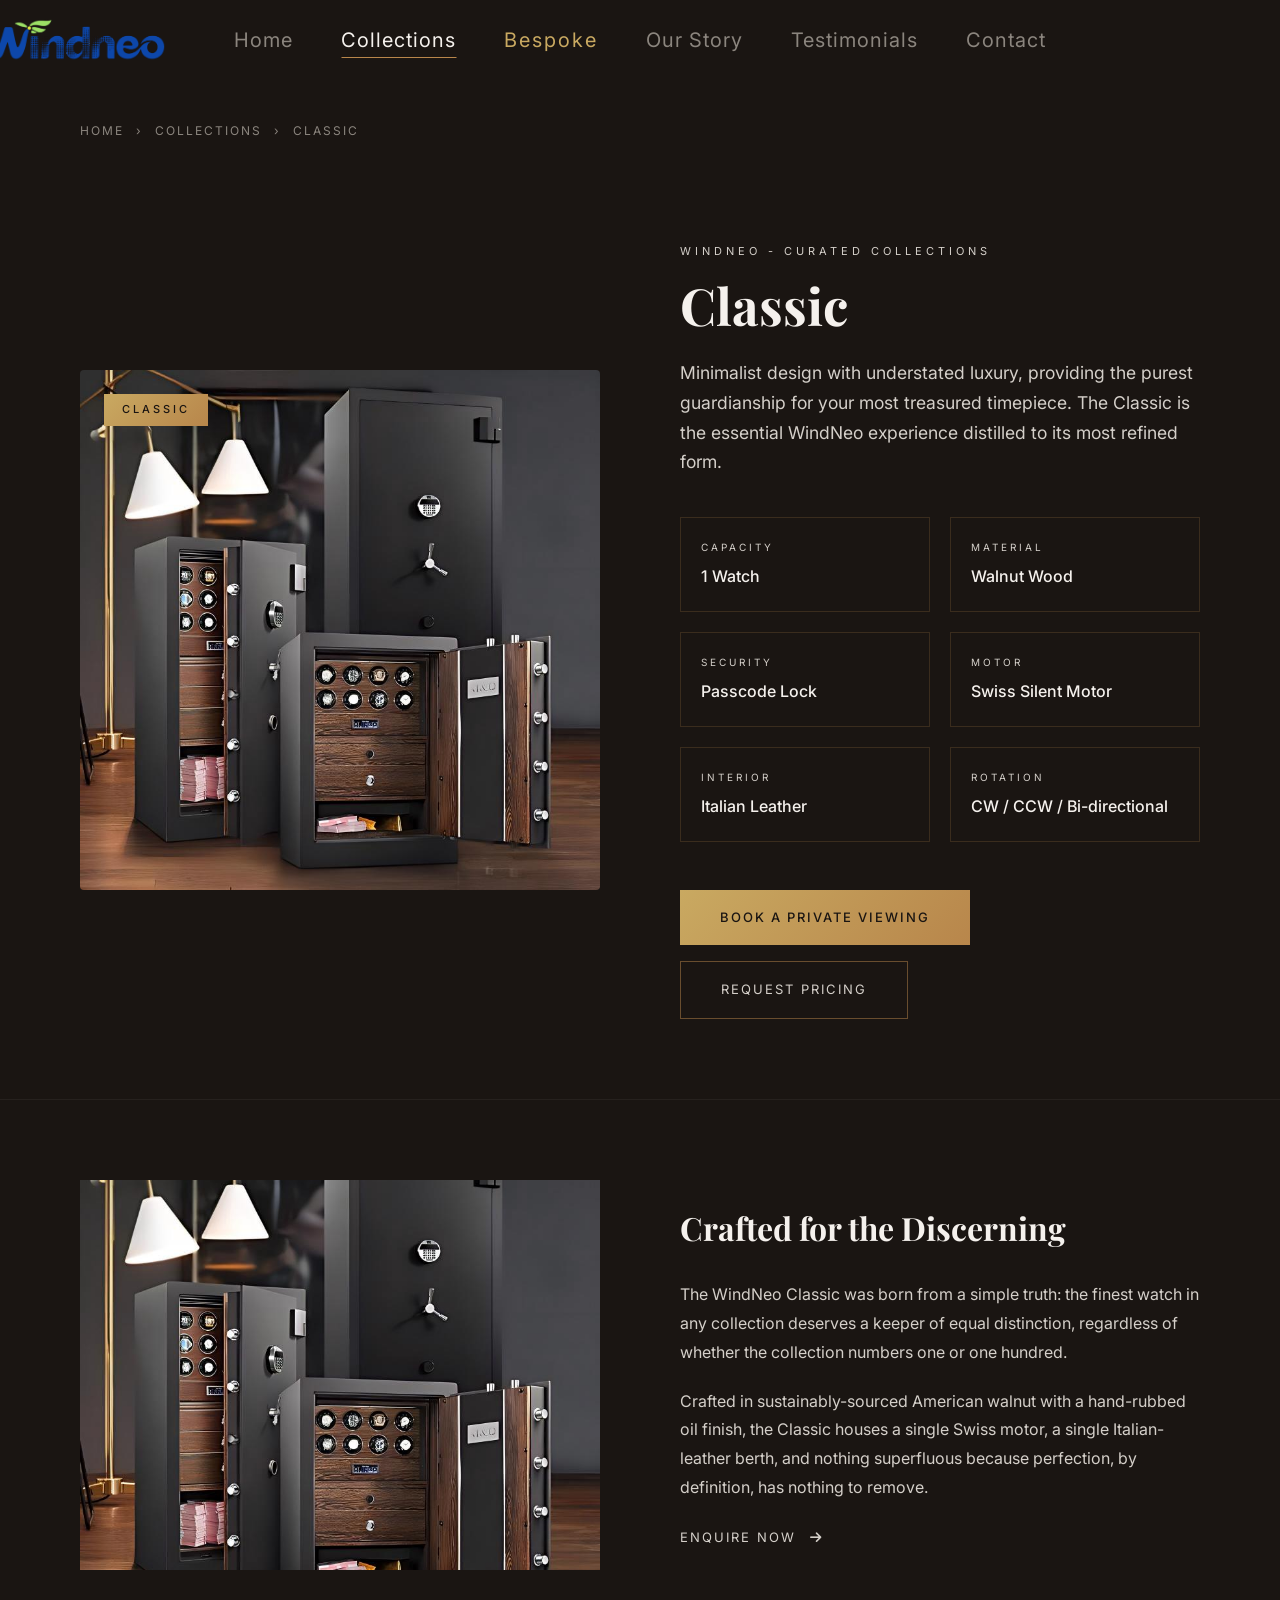
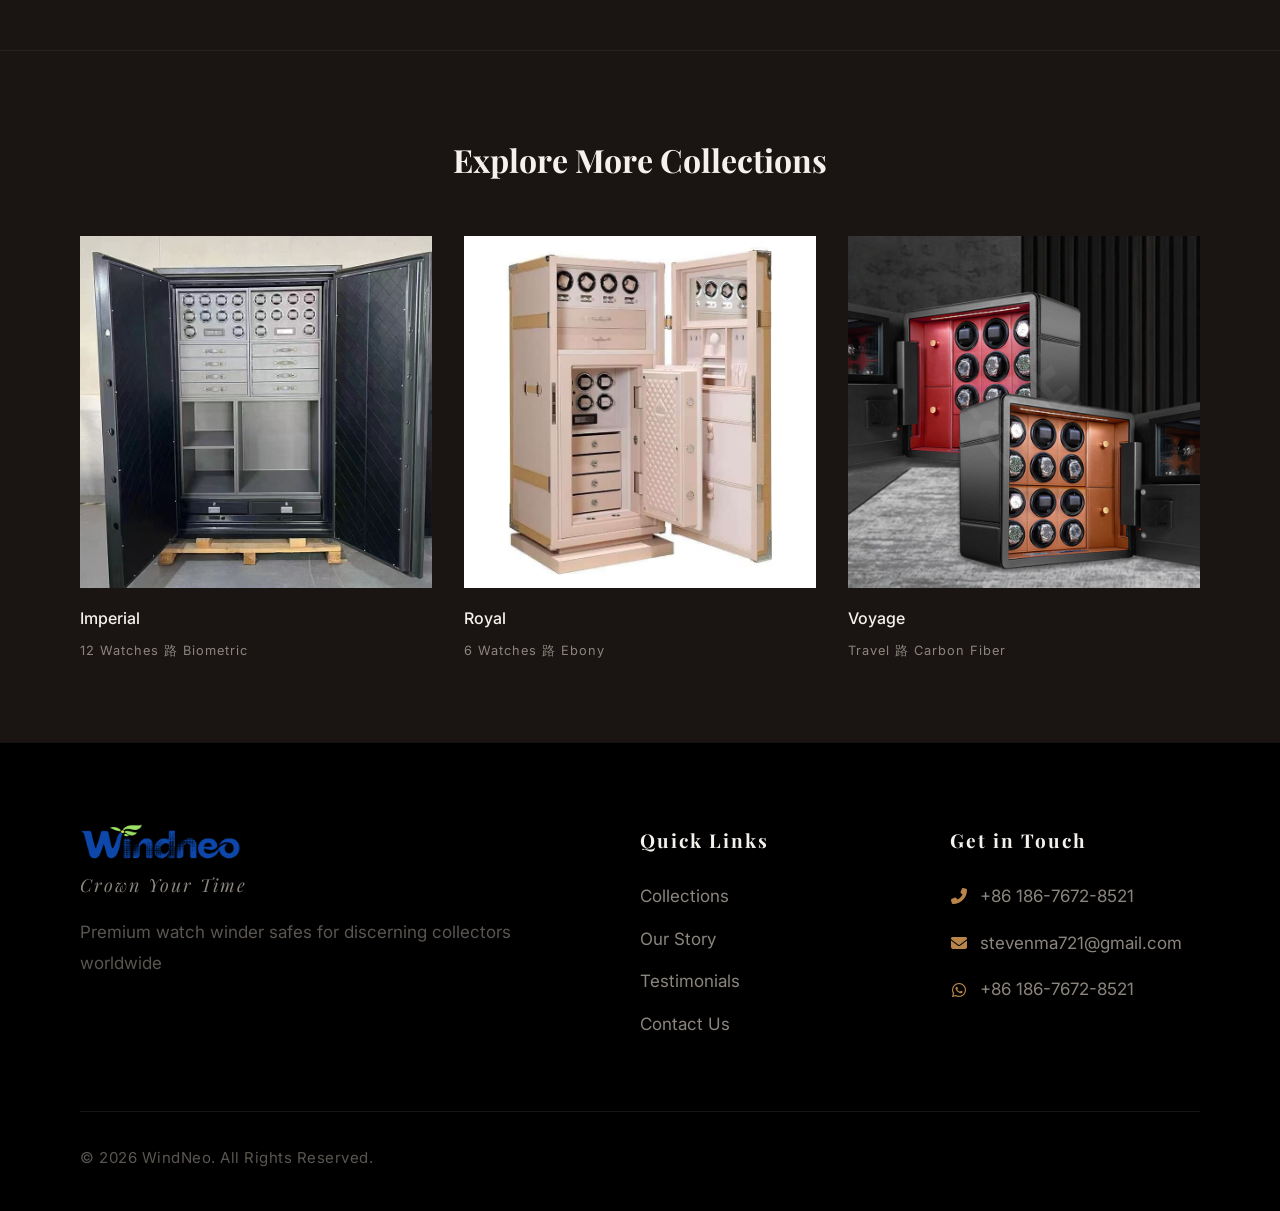
<file: products/classic.html>
﻿<!DOCTYPE html>
<html lang="en">
<head>
    <meta charset="UTF-8">
    <meta name="viewport" content="width=device-width, initial-scale=1.0">
    <title>WindNeo Classic - Watch Winder | WindNeo Collections</title>
    <meta name="description" content="WindNeo Classic: Minimalist design with understated luxury, providing the purest guardianship for your most treasured timepiece. The Classic is the essential WindNeo experience distilled to its most refined form.">
    <meta name="robots" content="index, follow">
    <link rel="canonical" href="https://www.windneo.com/products/classic.html">
    <meta property="og:type" content="product">
    <meta property="og:title" content="WindNeo Classic">
    <meta property="og:image" content="https://www.windneo.com/images/classic.jpg">
    <meta property="og:url" content="https://www.windneo.com/products/classic.html">
    
    <!-- Google Analytics 4 -->
    <script async src="https://www.googletagmanager.com/gtag/js?id=G-TFJRF18YW0"></script>
    <script>
      window.dataLayer = window.dataLayer || [];
      function gtag(){dataLayer.push(arguments);}
      gtag("js", new Date());
      gtag("config", "G-TFJRF18YW0");
    </script>
    <link rel="stylesheet" href="../styles.css?v=10">
    <link href="https://fonts.googleapis.com/css2?family=Playfair+Display:ital,wght@0,400;0,500;0,600;0,700;1,400&family=Inter:wght@300;400;500&display=swap" rel="stylesheet">
    <link rel="stylesheet" href="https://cdnjs.cloudflare.com/ajax/libs/font-awesome/6.4.0/css/all.min.css">
<style>
.product-page{background:var(--bg-primary);min-height:100vh;padding-top:100px}
.product-hero{display:grid;grid-template-columns:1fr 1fr;gap:80px;align-items:center;padding:80px 0}
.product-hero-img{position:relative}
.product-hero-img img{width:100%;aspect-ratio:1/1;object-fit:cover;border-radius:4px}
.product-hero-badge{position:absolute;top:24px;left:24px;background:var(--gold-gradient);color:var(--bg-primary);padding:6px 18px;font-size:11px;letter-spacing:3px;text-transform:uppercase;font-weight:500}
.product-collection{font-size:11px;letter-spacing:4px;text-transform:uppercase;color:var(--gold-mid);margin-bottom:16px}
.product-hero-title{font-family:'Playfair Display',serif;font-size:clamp(2.5rem,4vw,3.5rem);color:var(--text-primary);line-height:1.1;margin-bottom:24px}
.product-hero-tagline{font-size:1.1rem;color:var(--text-secondary);line-height:1.7;margin-bottom:40px}
.product-specs-grid{display:grid;grid-template-columns:1fr 1fr;gap:20px;margin-bottom:48px}
.spec-item{border:1px solid rgba(184,134,75,.2);padding:20px}
.spec-label{font-size:10px;letter-spacing:3px;text-transform:uppercase;color:var(--gold-mid);margin-bottom:6px}
.spec-value{font-size:1rem;color:var(--text-primary);font-weight:500}
.product-cta-group{display:flex;gap:16px;flex-wrap:wrap}
.btn-product-primary{background:var(--gold-gradient);color:var(--bg-primary);padding:16px 40px;font-size:13px;letter-spacing:2px;text-transform:uppercase;text-decoration:none;font-weight:500;transition:opacity .3s}
.btn-product-primary:hover{opacity:.85}
.btn-product-ghost{border:1px solid rgba(184,134,75,.5);color:var(--gold-mid);padding:16px 40px;font-size:13px;letter-spacing:2px;text-transform:uppercase;text-decoration:none;transition:all .3s}
.btn-product-ghost:hover{border-color:var(--gold-mid);color:var(--text-primary)}
.product-story{padding:80px 0;border-top:1px solid rgba(255,255,255,.05)}
.story-grid{display:grid;grid-template-columns:1fr 1fr;gap:80px;align-items:center}
.story-text-block h3{font-family:'Playfair Display',serif;font-size:2rem;color:var(--text-primary);margin-bottom:24px}
.story-text-block p{color:var(--text-secondary);line-height:1.8;margin-bottom:20px}
.related-products{padding:80px 0;border-top:1px solid rgba(255,255,255,.05)}
.related-title{font-family:'Playfair Display',serif;font-size:2rem;color:var(--text-primary);margin-bottom:48px;text-align:center}
.related-grid{display:grid;grid-template-columns:repeat(3,1fr);gap:32px}
.related-card{text-decoration:none;display:block}
.related-card img{width:100%;aspect-ratio:1/1;object-fit:cover;margin-bottom:16px;transition:transform .4s}
.related-card:hover img{transform:scale(1.03)}
.related-card-name{font-size:1rem;color:var(--text-primary);font-weight:500;margin-bottom:6px}
.related-card-sub{font-size:.8rem;color:var(--text-muted);letter-spacing:1px}
@media(max-width:768px){.product-hero,.story-grid{grid-template-columns:1fr;gap:40px;padding:40px 0}.product-specs-grid{grid-template-columns:1fr}.related-grid{grid-template-columns:1fr 1fr;gap:20px}}
</style>
</head>
<body>
    <header class="navbar" id="navbar">
        <div class="nav-container">
            <a href="../index.html" class="nav-logo"><img src="../images/logo.png" alt="WindNeo" class="nav-logo-img"></a>
            <ul class="nav-menu" id="navMenu">
                <li><a href="../index.html" class="nav-link">Home</a></li>
                <li><a href="../index.html#products" class="nav-link active">Collections</a></li>
                <li><a href="../index.html#bespoke" class="nav-link nav-link-bespoke">Bespoke</a></li>
                <li><a href="../about.html" class="nav-link">Our Story</a></li>
                <li><a href="../index.html#cases" class="nav-link">Testimonials</a></li>
                <li><a href="../contact.html" class="nav-link">Contact</a></li>
            </ul>
            <button class="nav-hamburger" id="hamburger" aria-label="Open menu"><span class="hamburger-line"></span><span class="hamburger-line"></span></button>
        </div>
    </header>
<div class="product-page">
<div class="container">
<nav style="padding:20px 0;font-size:12px;letter-spacing:2px;color:var(--text-muted)"><a href="../index.html" style="color:var(--text-muted);text-decoration:none">HOME</a><span style="margin:0 12px;color:var(--gold-mid)">&#8250;</span><a href="../index.html#products" style="color:var(--text-muted);text-decoration:none">COLLECTIONS</a><span style="margin:0 12px;color:var(--gold-mid)">&#8250;</span><span style="color:var(--gold-mid)">CLASSIC</span></nav>
<div class="product-hero"><div class="product-hero-img"><span class="product-hero-badge">Classic</span><img src="../images/classic.jpg" alt="WindNeo Classic Watch Winder"></div><div class="product-hero-info"><p class="product-collection">WindNeo - Curated Collections</p><h1 class="product-hero-title">Classic</h1><p class="product-hero-tagline">Minimalist design with understated luxury, providing the purest guardianship for your most treasured timepiece. The Classic is the essential WindNeo experience distilled to its most refined form.</p><div class="product-specs-grid"><div class="spec-item"><div class="spec-label">Capacity</div><div class="spec-value">1 Watch</div></div><div class="spec-item"><div class="spec-label">Material</div><div class="spec-value">Walnut Wood</div></div><div class="spec-item"><div class="spec-label">Security</div><div class="spec-value">Passcode Lock</div></div><div class="spec-item"><div class="spec-label">Motor</div><div class="spec-value">Swiss Silent Motor</div></div><div class="spec-item"><div class="spec-label">Interior</div><div class="spec-value">Italian Leather</div></div><div class="spec-item"><div class="spec-label">Rotation</div><div class="spec-value">CW / CCW / Bi-directional</div></div></div><div class="product-cta-group"><a href="../contact.html?product=classic" class="btn-product-primary">Book a Private Viewing</a><a href="../contact.html" class="btn-product-ghost">Request Pricing</a></div></div></div>
</div>
<div class="product-story"><div class="container"><div class="story-grid"><div><img src="../images/classic.jpg" alt="WindNeo Classic Detail" style="width:100%;aspect-ratio:4/3;object-fit:cover"></div><div class="story-text-block"><h3>Crafted for the Discerning</h3><p>The WindNeo Classic was born from a simple truth: the finest watch in any collection deserves a keeper of equal distinction, regardless of whether the collection numbers one or one hundred.</p><p>Crafted in sustainably-sourced American walnut with a hand-rubbed oil finish, the Classic houses a single Swiss motor, a single Italian-leather berth, and nothing superfluous because perfection, by definition, has nothing to remove.</p><a href="../contact.html" style="color:var(--gold-mid);text-decoration:none;font-size:13px;letter-spacing:2px;text-transform:uppercase">Enquire Now <i class="fas fa-arrow-right" style="margin-left:8px"></i></a></div></div></div></div>
<div class="related-products"><div class="container"><h2 class="related-title">Explore More Collections</h2><div class="related-grid"><a href="imperial.html" class="related-card"><img src="../images/imperial.jpg" alt="Imperial"><div class="related-card-name">Imperial</div><div class="related-card-sub">12 Watches 路 Biometric</div></a><a href="royal.html" class="related-card"><img src="../images/royal.jpg" alt="Royal"><div class="related-card-name">Royal</div><div class="related-card-sub">6 Watches 路 Ebony</div></a><a href="voyage.html" class="related-card"><img src="../images/voyage.jpg" alt="Voyage"><div class="related-card-name">Voyage</div><div class="related-card-sub">Travel 路 Carbon Fiber</div></a></div></div></div>
</div>
    <footer class="footer">
        <div class="container">
            <div class="footer-grid">
                <div class="footer-brand">
                    <span class="footer-logo"><img src="../images/logo.png" alt="WindNeo" class="footer-logo-img"></span>
                    <p class="footer-slogan">Crown Your Time</p>
                    <p class="footer-desc">Premium watch winder safes for discerning collectors worldwide</p>
                </div>
                <div class="footer-links-group">
                    <h5 class="footer-heading">Quick Links</h5>
                    <ul class="footer-links">
                        <li><a href="../index.html#products">Collections</a></li>
                        <li><a href="../about.html">Our Story</a></li>
                        <li><a href="../index.html#cases">Testimonials</a></li>
                        <li><a href="../contact.html">Contact Us</a></li>
                    </ul>
                </div>
                <div class="footer-contact-group">
                    <h5 class="footer-heading">Get in Touch</h5>
                    <div class="footer-contact-list">
                        <div class="footer-contact-item"><i class="fas fa-phone-alt"></i><span>+86 186-7672-8521</span></div>
                        <div class="footer-contact-item"><i class="fas fa-envelope"></i><span>stevenma721@gmail.com</span></div>
                        <div class="footer-contact-item"><i class="fab fa-whatsapp"></i><span>+86 186-7672-8521</span></div>
                    </div>
                </div>
            </div>
            <div class="footer-bottom"><p class="footer-copyright">&#169; 2026 WindNeo. All Rights Reserved.</p></div>
        </div>
    </footer>
<script src="../script.js?v=4"></script>
</body>
</html>
</file>
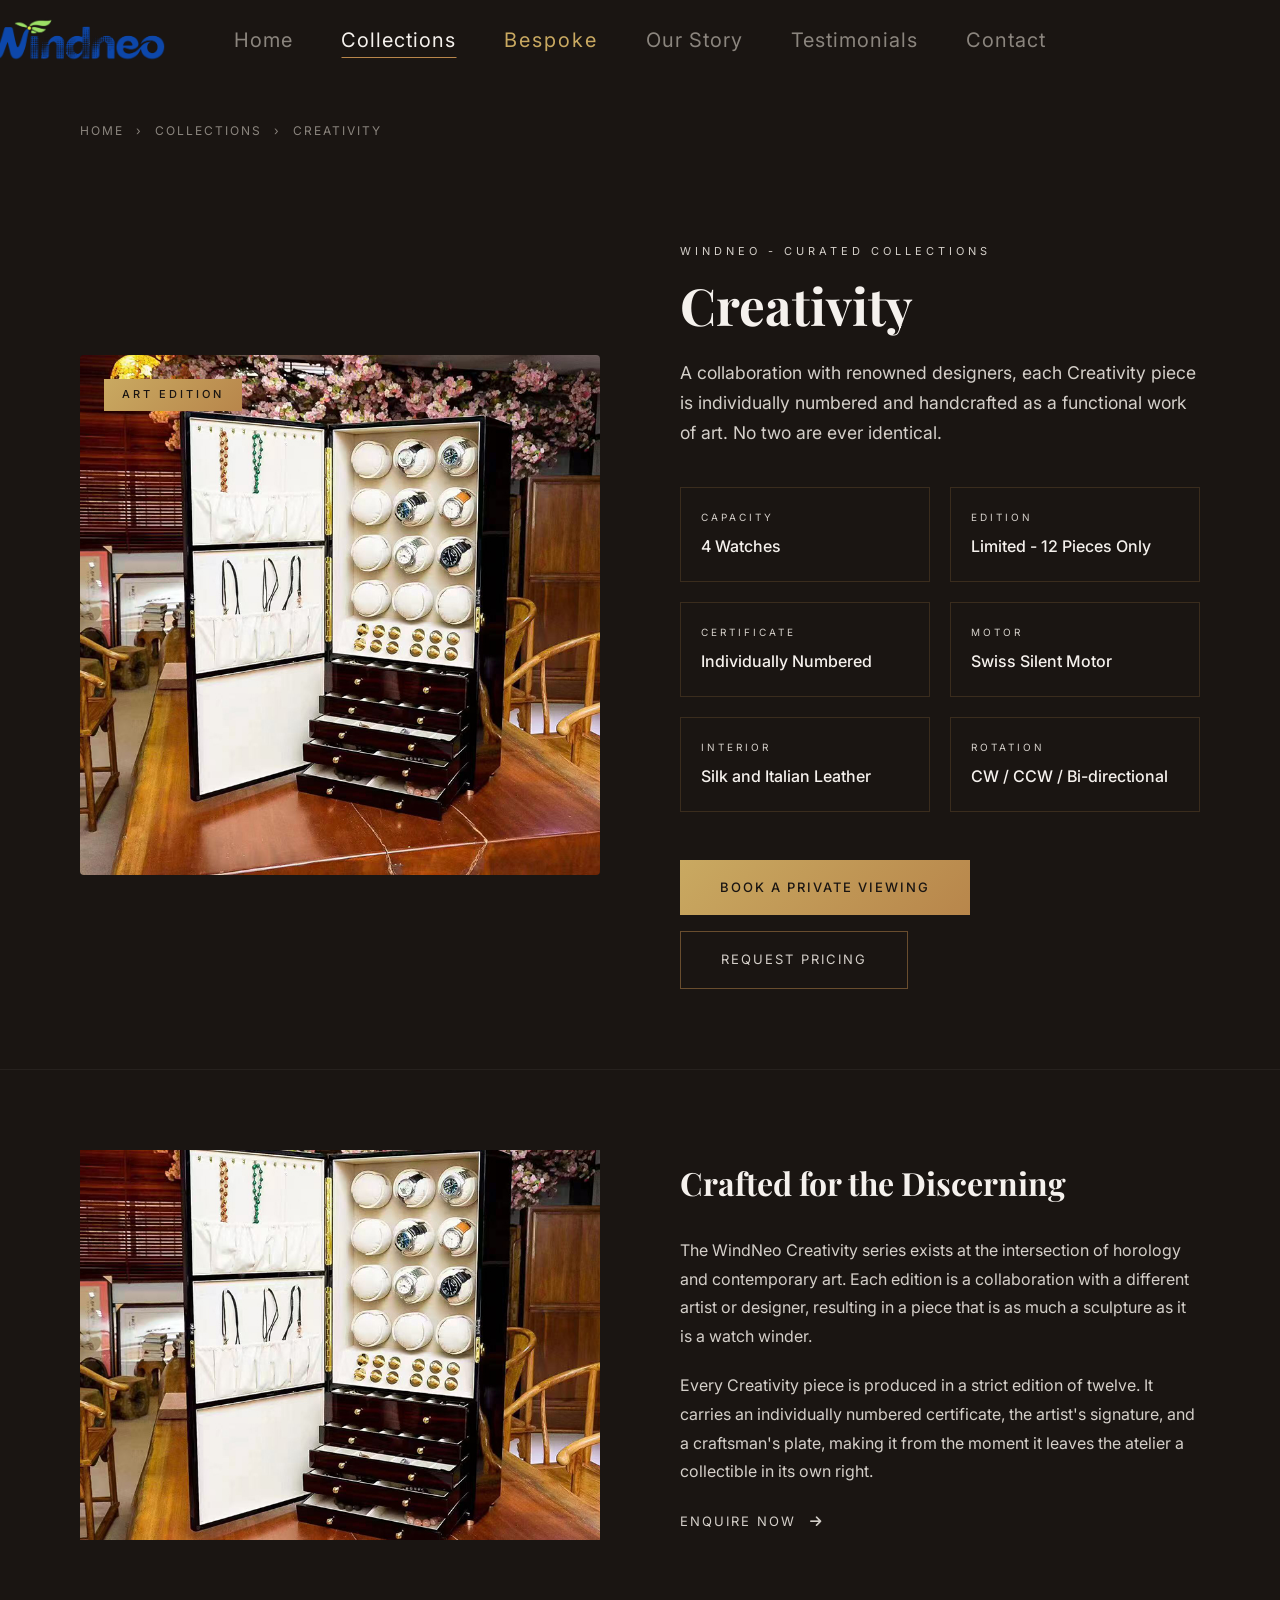
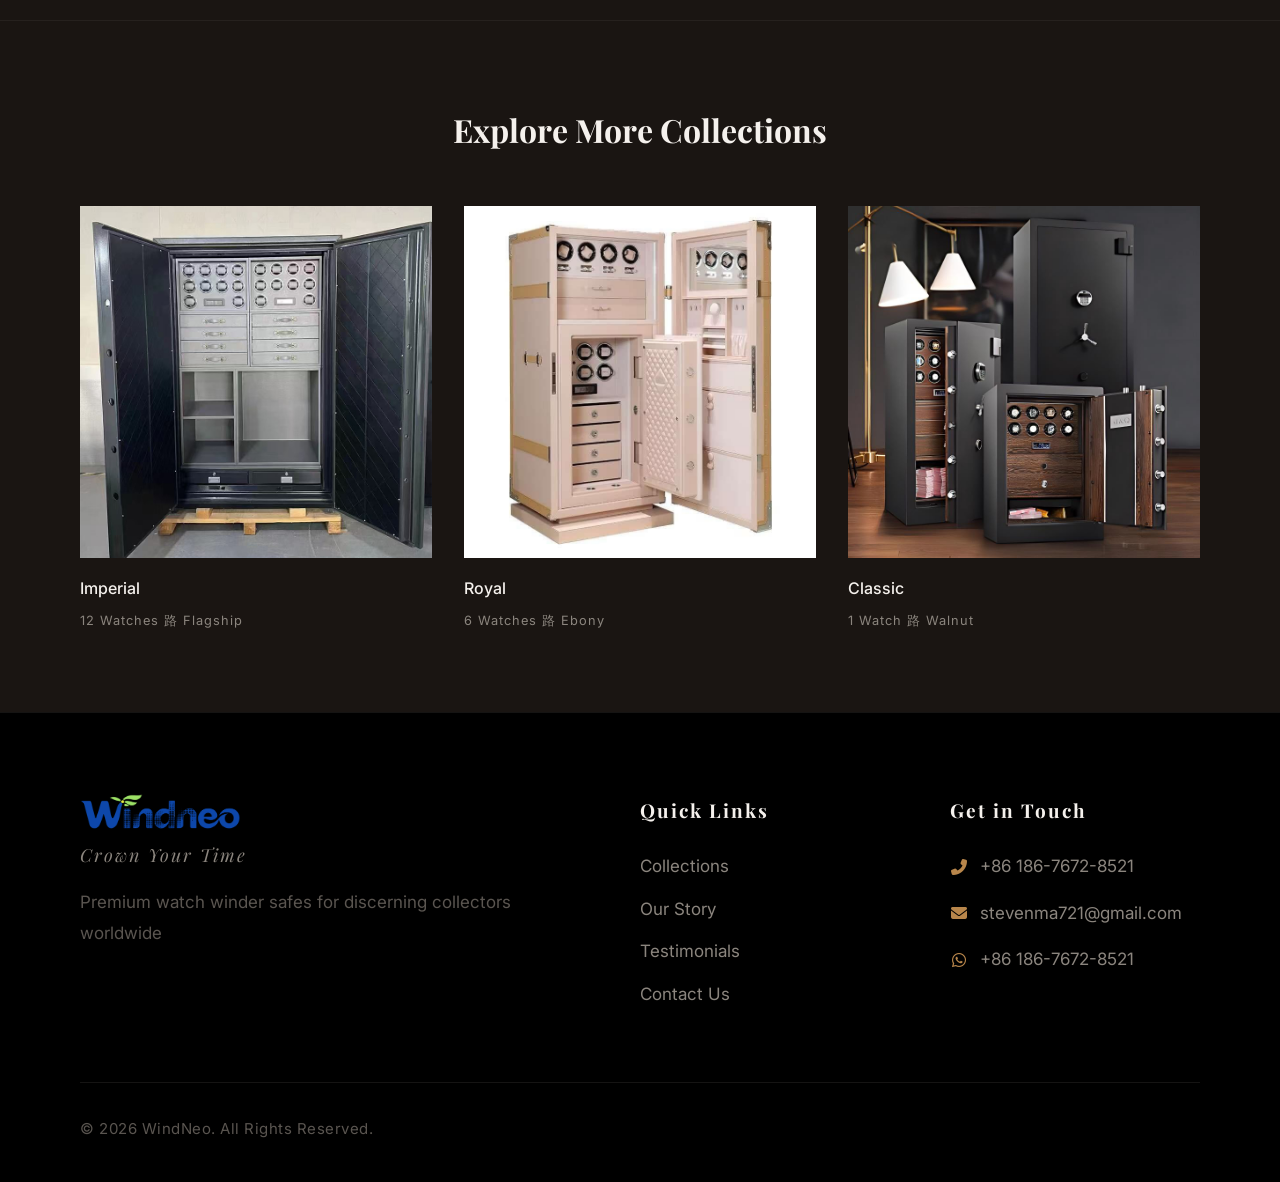
<file: products/creativity.html>
﻿<!DOCTYPE html>
<html lang="en">
<head>
    <meta charset="UTF-8">
    <meta name="viewport" content="width=device-width, initial-scale=1.0">
    <title>WindNeo Creativity - Watch Winder | WindNeo Collections</title>
    <meta name="description" content="WindNeo Creativity: A collaboration with renowned designers, each Creativity piece is individually numbered and handcrafted as a functional work of art. No two are ever identical.">
    <meta name="robots" content="index, follow">
    <link rel="canonical" href="https://www.windneo.com/products/creativity.html">
    <meta property="og:type" content="product">
    <meta property="og:title" content="WindNeo Creativity">
    <meta property="og:image" content="https://www.windneo.com/images/creativity.jpg">
    <meta property="og:url" content="https://www.windneo.com/products/creativity.html">
    
    <!-- Google Analytics 4 -->
    <script async src="https://www.googletagmanager.com/gtag/js?id=G-TFJRF18YW0"></script>
    <script>
      window.dataLayer = window.dataLayer || [];
      function gtag(){dataLayer.push(arguments);}
      gtag("js", new Date());
      gtag("config", "G-TFJRF18YW0");
    </script>
    <link rel="stylesheet" href="../styles.css?v=10">
    <link href="https://fonts.googleapis.com/css2?family=Playfair+Display:ital,wght@0,400;0,500;0,600;0,700;1,400&family=Inter:wght@300;400;500&display=swap" rel="stylesheet">
    <link rel="stylesheet" href="https://cdnjs.cloudflare.com/ajax/libs/font-awesome/6.4.0/css/all.min.css">
<style>
.product-page{background:var(--bg-primary);min-height:100vh;padding-top:100px}
.product-hero{display:grid;grid-template-columns:1fr 1fr;gap:80px;align-items:center;padding:80px 0}
.product-hero-img{position:relative}
.product-hero-img img{width:100%;aspect-ratio:1/1;object-fit:cover;border-radius:4px}
.product-hero-badge{position:absolute;top:24px;left:24px;background:var(--gold-gradient);color:var(--bg-primary);padding:6px 18px;font-size:11px;letter-spacing:3px;text-transform:uppercase;font-weight:500}
.product-collection{font-size:11px;letter-spacing:4px;text-transform:uppercase;color:var(--gold-mid);margin-bottom:16px}
.product-hero-title{font-family:'Playfair Display',serif;font-size:clamp(2.5rem,4vw,3.5rem);color:var(--text-primary);line-height:1.1;margin-bottom:24px}
.product-hero-tagline{font-size:1.1rem;color:var(--text-secondary);line-height:1.7;margin-bottom:40px}
.product-specs-grid{display:grid;grid-template-columns:1fr 1fr;gap:20px;margin-bottom:48px}
.spec-item{border:1px solid rgba(184,134,75,.2);padding:20px}
.spec-label{font-size:10px;letter-spacing:3px;text-transform:uppercase;color:var(--gold-mid);margin-bottom:6px}
.spec-value{font-size:1rem;color:var(--text-primary);font-weight:500}
.product-cta-group{display:flex;gap:16px;flex-wrap:wrap}
.btn-product-primary{background:var(--gold-gradient);color:var(--bg-primary);padding:16px 40px;font-size:13px;letter-spacing:2px;text-transform:uppercase;text-decoration:none;font-weight:500;transition:opacity .3s}
.btn-product-primary:hover{opacity:.85}
.btn-product-ghost{border:1px solid rgba(184,134,75,.5);color:var(--gold-mid);padding:16px 40px;font-size:13px;letter-spacing:2px;text-transform:uppercase;text-decoration:none;transition:all .3s}
.btn-product-ghost:hover{border-color:var(--gold-mid);color:var(--text-primary)}
.product-story{padding:80px 0;border-top:1px solid rgba(255,255,255,.05)}
.story-grid{display:grid;grid-template-columns:1fr 1fr;gap:80px;align-items:center}
.story-text-block h3{font-family:'Playfair Display',serif;font-size:2rem;color:var(--text-primary);margin-bottom:24px}
.story-text-block p{color:var(--text-secondary);line-height:1.8;margin-bottom:20px}
.related-products{padding:80px 0;border-top:1px solid rgba(255,255,255,.05)}
.related-title{font-family:'Playfair Display',serif;font-size:2rem;color:var(--text-primary);margin-bottom:48px;text-align:center}
.related-grid{display:grid;grid-template-columns:repeat(3,1fr);gap:32px}
.related-card{text-decoration:none;display:block}
.related-card img{width:100%;aspect-ratio:1/1;object-fit:cover;margin-bottom:16px;transition:transform .4s}
.related-card:hover img{transform:scale(1.03)}
.related-card-name{font-size:1rem;color:var(--text-primary);font-weight:500;margin-bottom:6px}
.related-card-sub{font-size:.8rem;color:var(--text-muted);letter-spacing:1px}
@media(max-width:768px){.product-hero,.story-grid{grid-template-columns:1fr;gap:40px;padding:40px 0}.product-specs-grid{grid-template-columns:1fr}.related-grid{grid-template-columns:1fr 1fr;gap:20px}}
</style>
</head>
<body>
    <header class="navbar" id="navbar">
        <div class="nav-container">
            <a href="../index.html" class="nav-logo"><img src="../images/logo.png" alt="WindNeo" class="nav-logo-img"></a>
            <ul class="nav-menu" id="navMenu">
                <li><a href="../index.html" class="nav-link">Home</a></li>
                <li><a href="../index.html#products" class="nav-link active">Collections</a></li>
                <li><a href="../index.html#bespoke" class="nav-link nav-link-bespoke">Bespoke</a></li>
                <li><a href="../about.html" class="nav-link">Our Story</a></li>
                <li><a href="../index.html#cases" class="nav-link">Testimonials</a></li>
                <li><a href="../contact.html" class="nav-link">Contact</a></li>
            </ul>
            <button class="nav-hamburger" id="hamburger" aria-label="Open menu"><span class="hamburger-line"></span><span class="hamburger-line"></span></button>
        </div>
    </header>
<div class="product-page">
<div class="container">
<nav style="padding:20px 0;font-size:12px;letter-spacing:2px;color:var(--text-muted)"><a href="../index.html" style="color:var(--text-muted);text-decoration:none">HOME</a><span style="margin:0 12px;color:var(--gold-mid)">&#8250;</span><a href="../index.html#products" style="color:var(--text-muted);text-decoration:none">COLLECTIONS</a><span style="margin:0 12px;color:var(--gold-mid)">&#8250;</span><span style="color:var(--gold-mid)">CREATIVITY</span></nav>
<div class="product-hero"><div class="product-hero-img"><span class="product-hero-badge">Art Edition</span><img src="../images/creativity.jpg" alt="WindNeo Creativity Watch Winder"></div><div class="product-hero-info"><p class="product-collection">WindNeo - Curated Collections</p><h1 class="product-hero-title">Creativity</h1><p class="product-hero-tagline">A collaboration with renowned designers, each Creativity piece is individually numbered and handcrafted as a functional work of art. No two are ever identical.</p><div class="product-specs-grid"><div class="spec-item"><div class="spec-label">Capacity</div><div class="spec-value">4 Watches</div></div><div class="spec-item"><div class="spec-label">Edition</div><div class="spec-value">Limited - 12 Pieces Only</div></div><div class="spec-item"><div class="spec-label">Certificate</div><div class="spec-value">Individually Numbered</div></div><div class="spec-item"><div class="spec-label">Motor</div><div class="spec-value">Swiss Silent Motor</div></div><div class="spec-item"><div class="spec-label">Interior</div><div class="spec-value">Silk and Italian Leather</div></div><div class="spec-item"><div class="spec-label">Rotation</div><div class="spec-value">CW / CCW / Bi-directional</div></div></div><div class="product-cta-group"><a href="../contact.html?product=creativity" class="btn-product-primary">Book a Private Viewing</a><a href="../contact.html" class="btn-product-ghost">Request Pricing</a></div></div></div>
</div>
<div class="product-story"><div class="container"><div class="story-grid"><div><img src="../images/creativity.jpg" alt="WindNeo Creativity Detail" style="width:100%;aspect-ratio:4/3;object-fit:cover"></div><div class="story-text-block"><h3>Crafted for the Discerning</h3><p>The WindNeo Creativity series exists at the intersection of horology and contemporary art. Each edition is a collaboration with a different artist or designer, resulting in a piece that is as much a sculpture as it is a watch winder.</p><p>Every Creativity piece is produced in a strict edition of twelve. It carries an individually numbered certificate, the artist's signature, and a craftsman's plate, making it from the moment it leaves the atelier a collectible in its own right.</p><a href="../contact.html" style="color:var(--gold-mid);text-decoration:none;font-size:13px;letter-spacing:2px;text-transform:uppercase">Enquire Now <i class="fas fa-arrow-right" style="margin-left:8px"></i></a></div></div></div></div>
<div class="related-products"><div class="container"><h2 class="related-title">Explore More Collections</h2><div class="related-grid"><a href="imperial.html" class="related-card"><img src="../images/imperial.jpg" alt="Imperial"><div class="related-card-name">Imperial</div><div class="related-card-sub">12 Watches 路 Flagship</div></a><a href="royal.html" class="related-card"><img src="../images/royal.jpg" alt="Royal"><div class="related-card-name">Royal</div><div class="related-card-sub">6 Watches 路 Ebony</div></a><a href="classic.html" class="related-card"><img src="../images/classic.jpg" alt="Classic"><div class="related-card-name">Classic</div><div class="related-card-sub">1 Watch 路 Walnut</div></a></div></div></div>
</div>
    <footer class="footer">
        <div class="container">
            <div class="footer-grid">
                <div class="footer-brand">
                    <span class="footer-logo"><img src="../images/logo.png" alt="WindNeo" class="footer-logo-img"></span>
                    <p class="footer-slogan">Crown Your Time</p>
                    <p class="footer-desc">Premium watch winder safes for discerning collectors worldwide</p>
                </div>
                <div class="footer-links-group">
                    <h5 class="footer-heading">Quick Links</h5>
                    <ul class="footer-links">
                        <li><a href="../index.html#products">Collections</a></li>
                        <li><a href="../about.html">Our Story</a></li>
                        <li><a href="../index.html#cases">Testimonials</a></li>
                        <li><a href="../contact.html">Contact Us</a></li>
                    </ul>
                </div>
                <div class="footer-contact-group">
                    <h5 class="footer-heading">Get in Touch</h5>
                    <div class="footer-contact-list">
                        <div class="footer-contact-item"><i class="fas fa-phone-alt"></i><span>+86 186-7672-8521</span></div>
                        <div class="footer-contact-item"><i class="fas fa-envelope"></i><span>stevenma721@gmail.com</span></div>
                        <div class="footer-contact-item"><i class="fab fa-whatsapp"></i><span>+86 186-7672-8521</span></div>
                    </div>
                </div>
            </div>
            <div class="footer-bottom"><p class="footer-copyright">&#169; 2026 WindNeo. All Rights Reserved.</p></div>
        </div>
    </footer>
<script src="../script.js?v=4"></script>
</body>
</html>
</file>
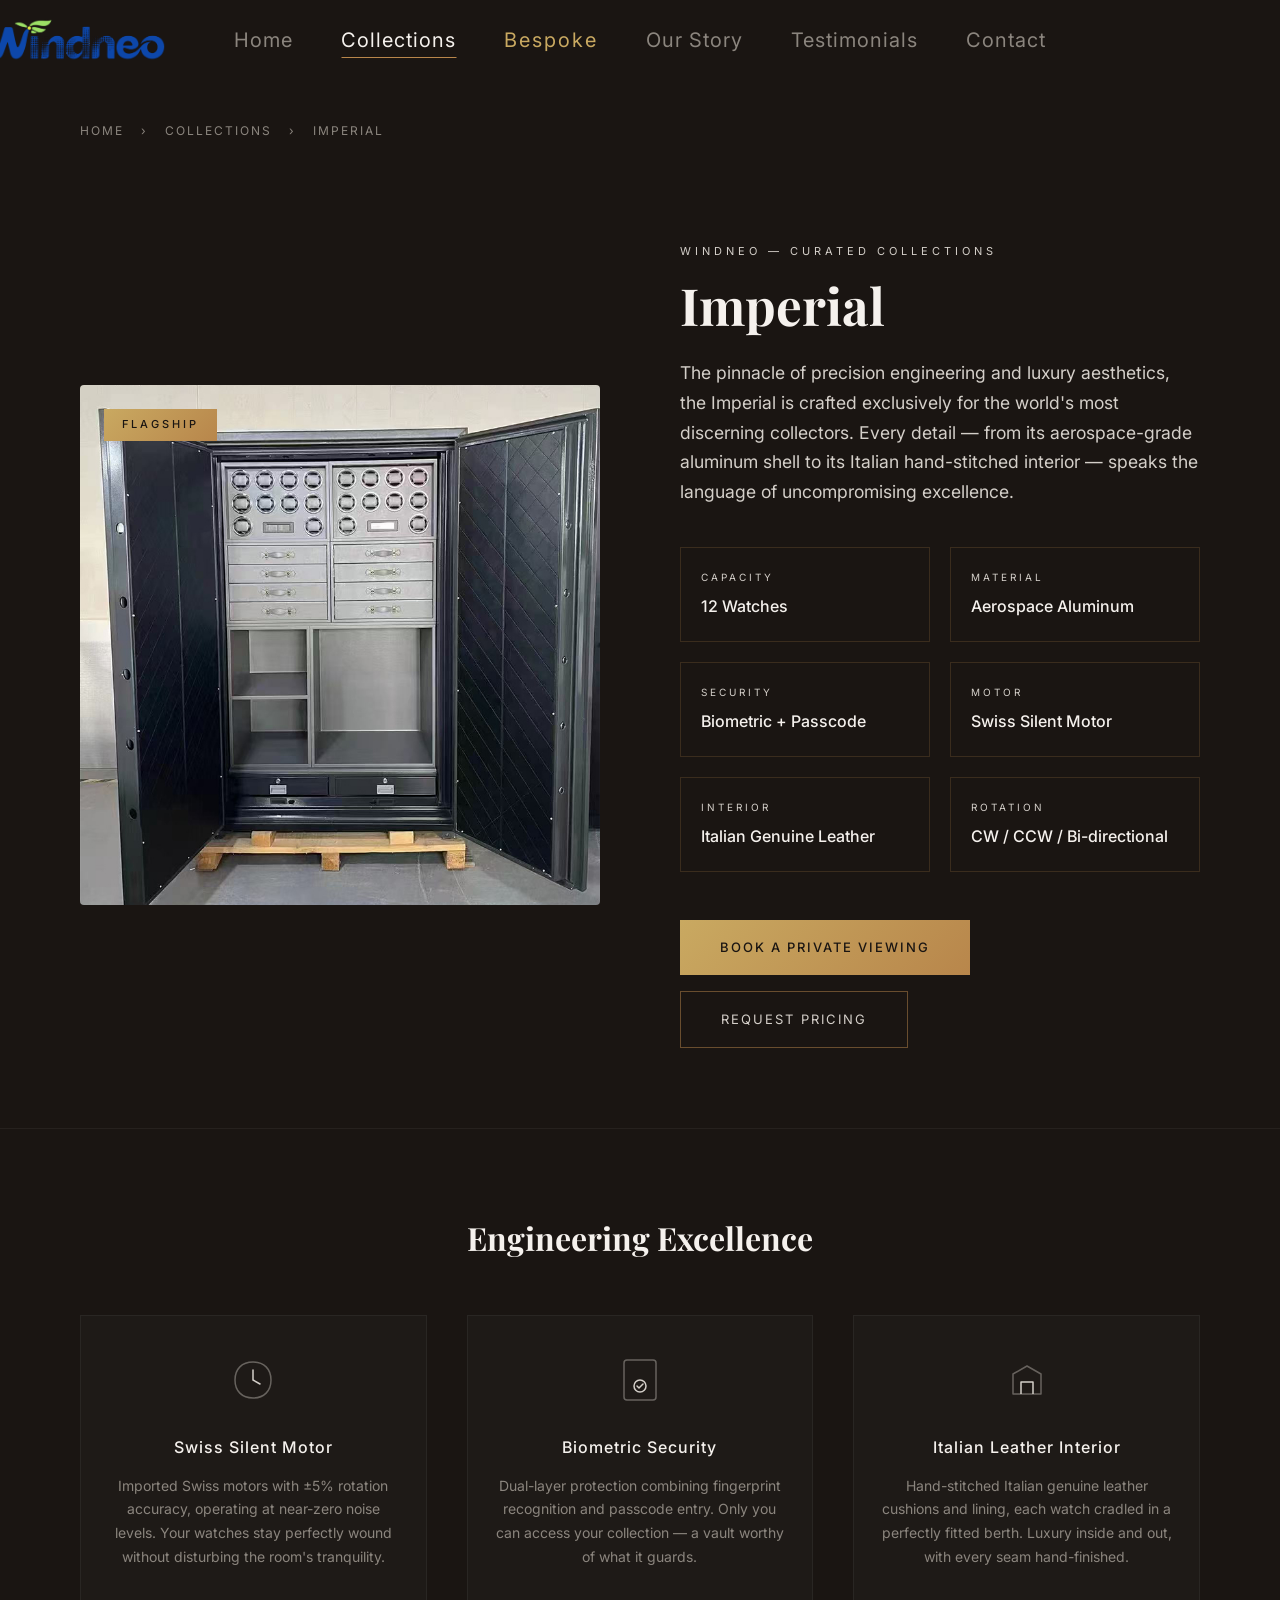
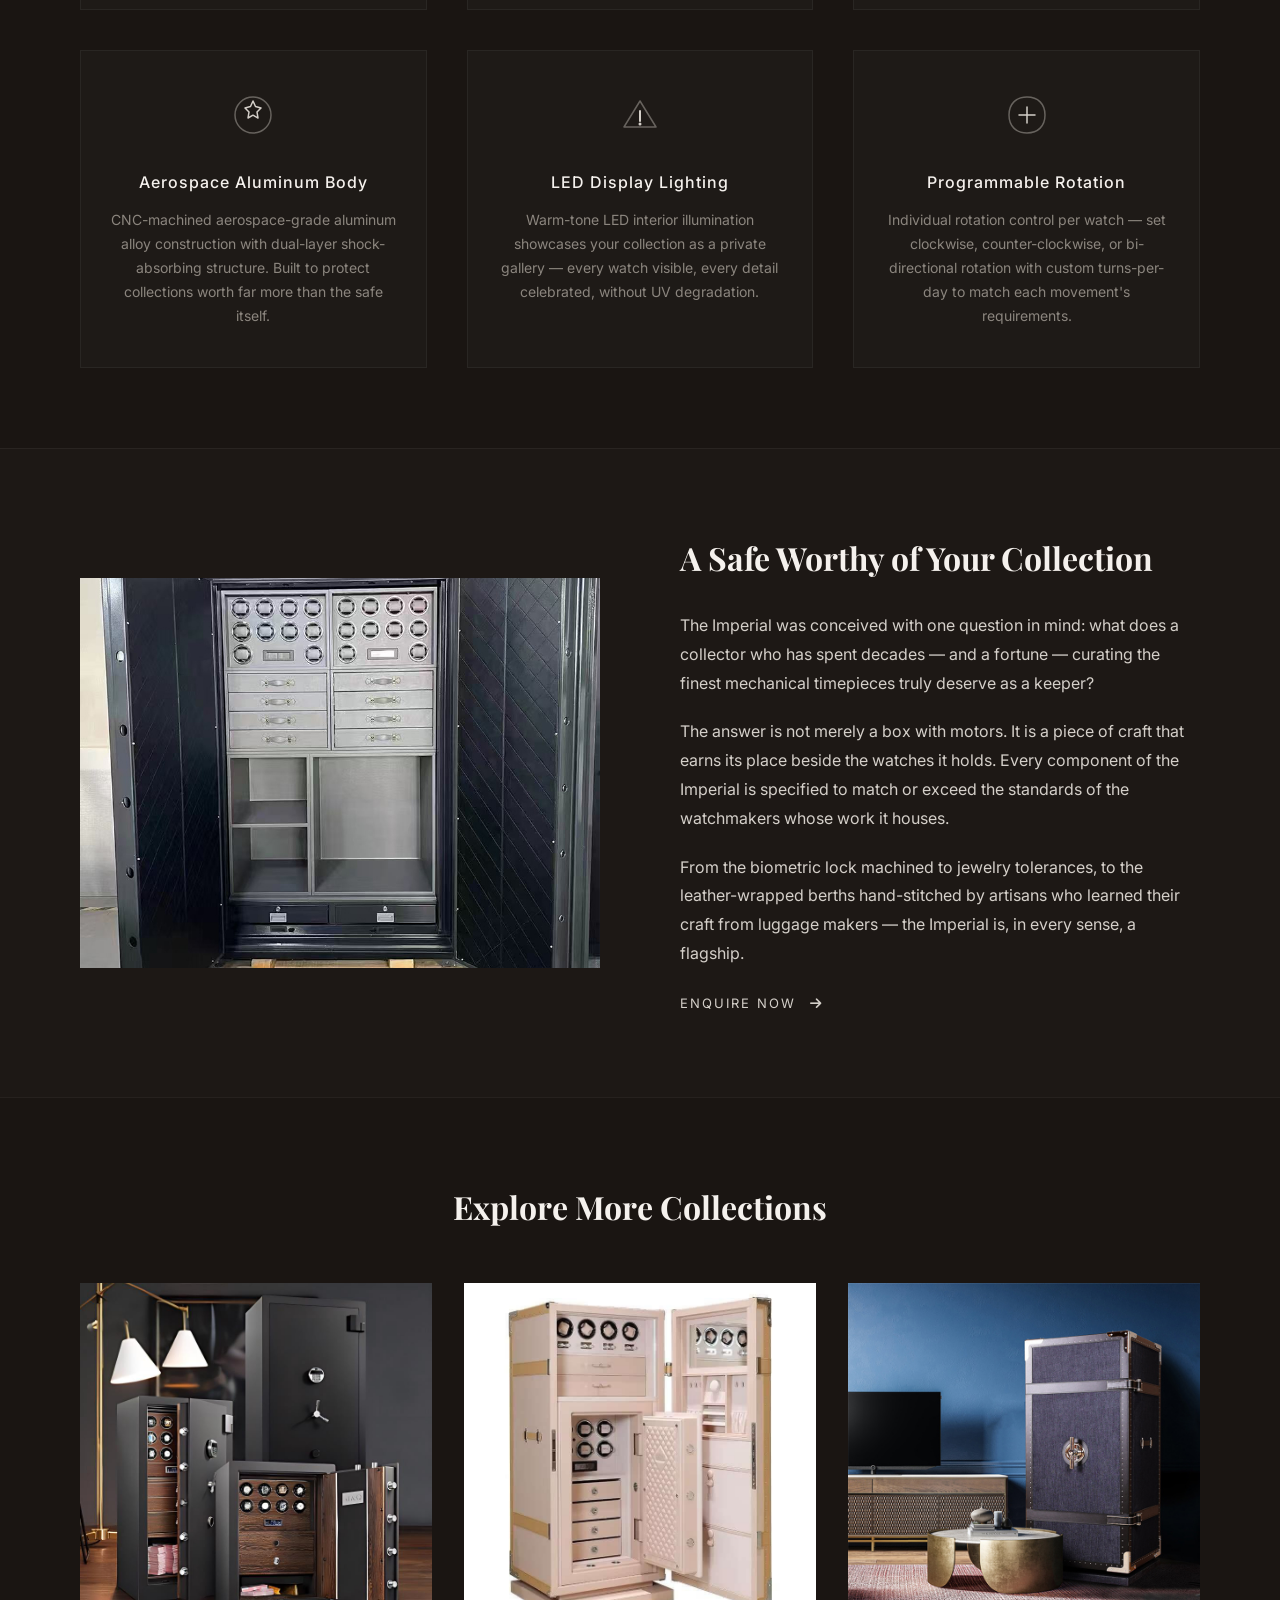
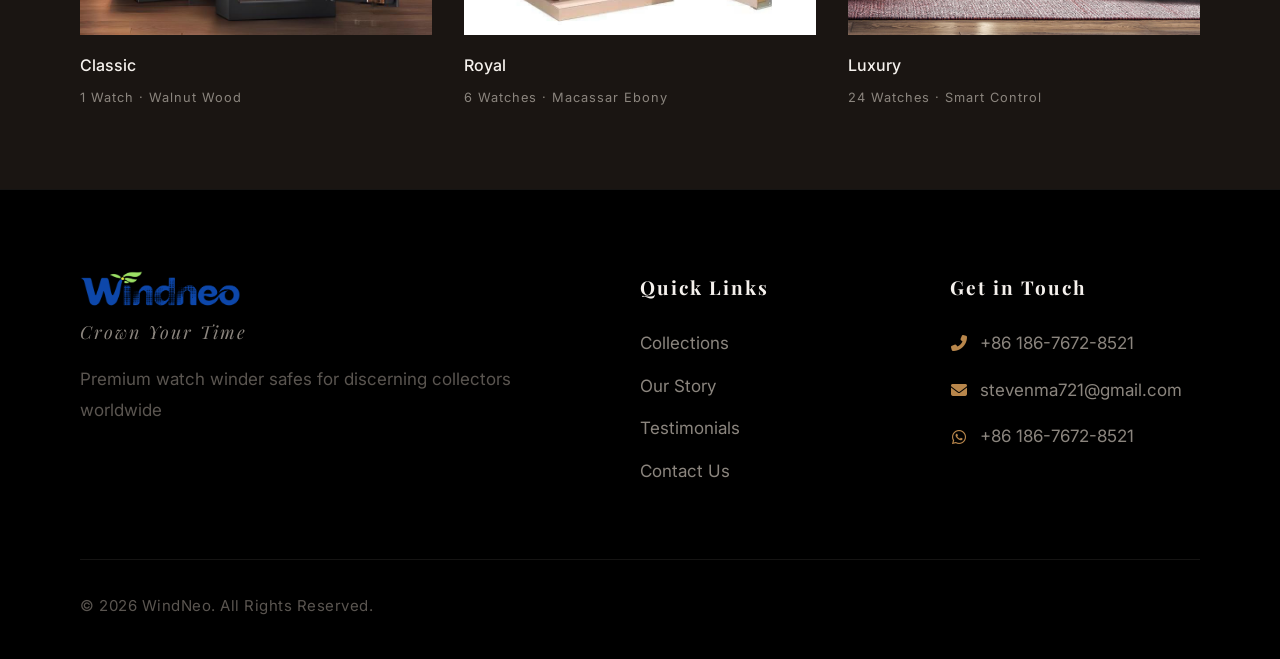
<file: products/imperial.html>
<!DOCTYPE html>
<html lang="en">
<head>
    <meta charset="UTF-8">
    <meta name="viewport" content="width=device-width, initial-scale=1.0">
    <title>WindNeo Imperial — Flagship Watch Winder Safe | 12-Watch Biometric Security</title>
    <meta name="description" content="The WindNeo Imperial: our flagship 12-watch winder safe featuring biometric access, Swiss-precision motors, and aerospace-grade aluminum. The pinnacle of luxury watch storage.">
    <meta name="keywords" content="WindNeo Imperial, flagship watch winder safe, 12 watch winder, biometric watch safe, luxury watch storage, Swiss motor watch winder">
    <meta name="robots" content="index, follow">
    <link rel="canonical" href="https://www.windneo.com/products/imperial.html">
    <meta property="og:type" content="product">
    <meta property="og:title" content="WindNeo Imperial — Flagship Watch Winder Safe">
    <meta property="og:description" content="12-watch capacity, biometric access, Swiss-precision motors. The pinnacle of luxury watch storage.">
    <meta property="og:image" content="https://www.windneo.com/images/imperial.jpg">
    <meta property="og:url" content="https://www.windneo.com/products/imperial.html">
    <script type="application/ld+json">
    {
      "@context": "https://schema.org",
      "@type": "Product",
      "name": "WindNeo Imperial",
      "description": "Flagship watch winder safe with 12-watch capacity, biometric access, Swiss-precision motors, and Italian-leather interior.",
      "brand": { "@type": "Brand", "name": "WindNeo" },
      "image": "https://www.windneo.com/images/imperial.jpg",
      "url": "https://www.windneo.com/products/imperial.html",
      "offers": {
        "@type": "Offer",
        "priceCurrency": "USD",
        "availability": "https://schema.org/InStock",
        "seller": { "@type": "Organization", "name": "WindNeo" }
      }
    }
    </script>
    
    <!-- Google Analytics 4 -->
    <script async src="https://www.googletagmanager.com/gtag/js?id=G-TFJRF18YW0"></script>
    <script>
      window.dataLayer = window.dataLayer || [];
      function gtag(){dataLayer.push(arguments);}
      gtag("js", new Date());
      gtag("config", "G-TFJRF18YW0");
    </script>
    <link rel="stylesheet" href="../styles.css?v=10">
    <link href="https://fonts.googleapis.com/css2?family=Playfair+Display:ital,wght@0,400;0,500;0,600;0,700;1,400&family=Inter:wght@300;400;500&display=swap" rel="stylesheet">
    <link rel="stylesheet" href="https://cdnjs.cloudflare.com/ajax/libs/font-awesome/6.4.0/css/all.min.css">
    <style>
        .product-page { background: var(--bg-primary); min-height: 100vh; padding-top: 100px; }
        .product-hero { display: grid; grid-template-columns: 1fr 1fr; gap: 80px; align-items: center; padding: 80px 0; }
        .product-hero-img { position: relative; }
        .product-hero-img img { width: 100%; aspect-ratio: 1/1; object-fit: cover; border-radius: 4px; }
        .product-hero-badge { position: absolute; top: 24px; left: 24px; background: var(--gold-gradient); color: var(--bg-primary); padding: 6px 18px; font-size: 11px; letter-spacing: 3px; text-transform: uppercase; font-weight: 500; }
        .product-hero-info { }
        .product-collection { font-size: 11px; letter-spacing: 4px; text-transform: uppercase; color: var(--gold-mid); margin-bottom: 16px; }
        .product-hero-title { font-family: 'Playfair Display', serif; font-size: clamp(2.5rem, 4vw, 3.5rem); color: var(--text-primary); line-height: 1.1; margin-bottom: 24px; }
        .product-hero-tagline { font-size: 1.1rem; color: var(--text-secondary); line-height: 1.7; margin-bottom: 40px; }
        .product-specs-grid { display: grid; grid-template-columns: 1fr 1fr; gap: 20px; margin-bottom: 48px; }
        .spec-item { border: 1px solid rgba(184,134,75,0.2); padding: 20px; }
        .spec-label { font-size: 10px; letter-spacing: 3px; text-transform: uppercase; color: var(--gold-mid); margin-bottom: 6px; }
        .spec-value { font-size: 1rem; color: var(--text-primary); font-weight: 500; }
        .product-cta-group { display: flex; gap: 16px; flex-wrap: wrap; }
        .btn-product-primary { background: var(--gold-gradient); color: var(--bg-primary); padding: 16px 40px; font-size: 13px; letter-spacing: 2px; text-transform: uppercase; text-decoration: none; font-weight: 500; transition: opacity 0.3s; }
        .btn-product-primary:hover { opacity: 0.85; }
        .btn-product-ghost { border: 1px solid rgba(184,134,75,0.5); color: var(--gold-mid); padding: 16px 40px; font-size: 13px; letter-spacing: 2px; text-transform: uppercase; text-decoration: none; transition: all 0.3s; }
        .btn-product-ghost:hover { border-color: var(--gold-mid); color: var(--text-primary); }
        .product-features { padding: 80px 0; border-top: 1px solid rgba(255,255,255,0.05); }
        .features-title { font-family: 'Playfair Display', serif; font-size: 2rem; color: var(--text-primary); margin-bottom: 48px; text-align: center; }
        .features-grid { display: grid; grid-template-columns: repeat(3, 1fr); gap: 40px; }
        .feature-block { text-align: center; padding: 40px 24px; background: rgba(255,255,255,0.02); border: 1px solid rgba(255,255,255,0.05); }
        .feature-block-icon { width: 48px; height: 48px; margin: 0 auto 20px; color: var(--gold-mid); }
        .feature-block-title { font-size: 1rem; color: var(--text-primary); font-weight: 500; margin-bottom: 12px; letter-spacing: 1px; }
        .feature-block-desc { font-size: 0.875rem; color: var(--text-muted); line-height: 1.7; }
        .product-story { padding: 80px 0; background: rgba(255,255,255,0.01); border-top: 1px solid rgba(255,255,255,0.05); }
        .story-grid { display: grid; grid-template-columns: 1fr 1fr; gap: 80px; align-items: center; }
        .story-text-block h3 { font-family: 'Playfair Display', serif; font-size: 2rem; color: var(--text-primary); margin-bottom: 24px; }
        .story-text-block p { color: var(--text-secondary); line-height: 1.8; margin-bottom: 20px; }
        .related-products { padding: 80px 0; border-top: 1px solid rgba(255,255,255,0.05); }
        .related-title { font-family: 'Playfair Display', serif; font-size: 2rem; color: var(--text-primary); margin-bottom: 48px; text-align: center; }
        .related-grid { display: grid; grid-template-columns: repeat(3, 1fr); gap: 32px; }
        .related-card { text-decoration: none; display: block; }
        .related-card img { width: 100%; aspect-ratio: 1/1; object-fit: cover; margin-bottom: 16px; transition: transform 0.4s; }
        .related-card:hover img { transform: scale(1.03); }
        .related-card-name { font-size: 1rem; color: var(--text-primary); font-weight: 500; margin-bottom: 6px; }
        .related-card-sub { font-size: 0.8rem; color: var(--text-muted); letter-spacing: 1px; }
        @media (max-width: 768px) {
            .product-hero { grid-template-columns: 1fr; gap: 40px; padding: 40px 0; }
            .product-specs-grid { grid-template-columns: 1fr; }
            .features-grid { grid-template-columns: 1fr; }
            .story-grid { grid-template-columns: 1fr; gap: 40px; }
            .related-grid { grid-template-columns: 1fr 1fr; gap: 20px; }
        }
    </style>
</head>
<body>
    <!-- Navigation -->
    <header class="navbar" id="navbar">
        <div class="nav-container">
            <a href="../index.html" class="nav-logo"><img src="../images/logo.png" alt="WindNeo" class="nav-logo-img"></a>
            <ul class="nav-menu" id="navMenu">
                <li><a href="../index.html" class="nav-link">Home</a></li>
                <li><a href="../index.html#products" class="nav-link active">Collections</a></li>
                <li><a href="../index.html#bespoke" class="nav-link nav-link-bespoke">Bespoke</a></li>
                <li><a href="../about.html" class="nav-link">Our Story</a></li>
                <li><a href="../index.html#cases" class="nav-link">Testimonials</a></li>
                <li><a href="../contact.html" class="nav-link">Contact</a></li>
            </ul>
            <button class="nav-hamburger" id="hamburger" aria-label="Open menu">
                <span class="hamburger-line"></span>
                <span class="hamburger-line"></span>
            </button>
        </div>
    </header>

    <div class="product-page">
        <div class="container">
            <!-- Breadcrumb -->
            <nav style="padding: 20px 0; font-size:12px; letter-spacing:2px; color: var(--text-muted);">
                <a href="../index.html" style="color:var(--text-muted); text-decoration:none;">HOME</a>
                <span style="margin: 0 12px; color: var(--gold-mid);">›</span>
                <a href="../index.html#products" style="color:var(--text-muted); text-decoration:none;">COLLECTIONS</a>
                <span style="margin: 0 12px; color: var(--gold-mid);">›</span>
                <span style="color: var(--gold-mid);">IMPERIAL</span>
            </nav>

            <!-- Product Hero -->
            <div class="product-hero">
                <div class="product-hero-img">
                    <span class="product-hero-badge">Flagship</span>
                    <img src="../images/imperial.jpg" alt="WindNeo Imperial Flagship Watch Winder Safe">
                </div>
                <div class="product-hero-info">
                    <p class="product-collection">WindNeo — Curated Collections</p>
                    <h1 class="product-hero-title">Imperial</h1>
                    <p class="product-hero-tagline">The pinnacle of precision engineering and luxury aesthetics, the Imperial is crafted exclusively for the world's most discerning collectors. Every detail — from its aerospace-grade aluminum shell to its Italian hand-stitched interior — speaks the language of uncompromising excellence.</p>

                    <div class="product-specs-grid">
                        <div class="spec-item">
                            <div class="spec-label">Capacity</div>
                            <div class="spec-value">12 Watches</div>
                        </div>
                        <div class="spec-item">
                            <div class="spec-label">Material</div>
                            <div class="spec-value">Aerospace Aluminum</div>
                        </div>
                        <div class="spec-item">
                            <div class="spec-label">Security</div>
                            <div class="spec-value">Biometric + Passcode</div>
                        </div>
                        <div class="spec-item">
                            <div class="spec-label">Motor</div>
                            <div class="spec-value">Swiss Silent Motor</div>
                        </div>
                        <div class="spec-item">
                            <div class="spec-label">Interior</div>
                            <div class="spec-value">Italian Genuine Leather</div>
                        </div>
                        <div class="spec-item">
                            <div class="spec-label">Rotation</div>
                            <div class="spec-value">CW / CCW / Bi-directional</div>
                        </div>
                    </div>

                    <div class="product-cta-group">
                        <a href="../contact.html?product=imperial" class="btn-product-primary">Book a Private Viewing</a>
                        <a href="../index.html#contact" class="btn-product-ghost">Request Pricing</a>
                    </div>
                </div>
            </div>
        </div>

        <!-- Features -->
        <div class="product-features">
            <div class="container">
                <h2 class="features-title">Engineering Excellence</h2>
                <div class="features-grid">
                    <div class="feature-block">
                        <svg class="feature-block-icon" viewBox="0 0 48 48" fill="none" xmlns="http://www.w3.org/2000/svg">
                            <path d="M24 6C13 6 6 13 6 24C6 35 13 42 24 42C35 42 42 35 42 24C42 13 35 6 24 6Z" stroke="currentColor" stroke-width="1.5" opacity="0.4"/>
                            <path d="M24 14v10l7 4" stroke="currentColor" stroke-width="1.5" stroke-linecap="round" stroke-linejoin="round"/>
                        </svg>
                        <h3 class="feature-block-title">Swiss Silent Motor</h3>
                        <p class="feature-block-desc">Imported Swiss motors with ±5% rotation accuracy, operating at near-zero noise levels. Your watches stay perfectly wound without disturbing the room's tranquility.</p>
                    </div>
                    <div class="feature-block">
                        <svg class="feature-block-icon" viewBox="0 0 48 48" fill="none" xmlns="http://www.w3.org/2000/svg">
                            <rect x="8" y="4" width="32" height="40" rx="3" stroke="currentColor" stroke-width="1.5" opacity="0.4"/>
                            <circle cx="24" cy="30" r="6" stroke="currentColor" stroke-width="1.5"/>
                            <path d="M21 30l2 2 4-4" stroke="currentColor" stroke-width="1.5" stroke-linecap="round" stroke-linejoin="round"/>
                        </svg>
                        <h3 class="feature-block-title">Biometric Security</h3>
                        <p class="feature-block-desc">Dual-layer protection combining fingerprint recognition and passcode entry. Only you can access your collection — a vault worthy of what it guards.</p>
                    </div>
                    <div class="feature-block">
                        <svg class="feature-block-icon" viewBox="0 0 48 48" fill="none" xmlns="http://www.w3.org/2000/svg">
                            <path d="M10 38V18l14-8 14 8v20H10z" stroke="currentColor" stroke-width="1.5" stroke-linejoin="round" opacity="0.4"/>
                            <path d="M18 38V26h12v12" stroke="currentColor" stroke-width="1.5" stroke-linejoin="round"/>
                        </svg>
                        <h3 class="feature-block-title">Italian Leather Interior</h3>
                        <p class="feature-block-desc">Hand-stitched Italian genuine leather cushions and lining, each watch cradled in a perfectly fitted berth. Luxury inside and out, with every seam hand-finished.</p>
                    </div>
                    <div class="feature-block">
                        <svg class="feature-block-icon" viewBox="0 0 48 48" fill="none" xmlns="http://www.w3.org/2000/svg">
                            <circle cx="24" cy="24" r="18" stroke="currentColor" stroke-width="1.5" opacity="0.4"/>
                            <path d="M24 10l2.5 5.5L32 17l-4 4 1 6-5-2.8L19 27l1-6-4-4 5.5-1.5L24 10z" stroke="currentColor" stroke-width="1.5" stroke-linejoin="round"/>
                        </svg>
                        <h3 class="feature-block-title">Aerospace Aluminum Body</h3>
                        <p class="feature-block-desc">CNC-machined aerospace-grade aluminum alloy construction with dual-layer shock-absorbing structure. Built to protect collections worth far more than the safe itself.</p>
                    </div>
                    <div class="feature-block">
                        <svg class="feature-block-icon" viewBox="0 0 48 48" fill="none" xmlns="http://www.w3.org/2000/svg">
                            <path d="M8 36L24 10L40 36Z" stroke="currentColor" stroke-width="1.5" stroke-linejoin="round" opacity="0.4"/>
                            <path d="M24 20v10" stroke="currentColor" stroke-width="2" stroke-linecap="round"/>
                            <circle cx="24" cy="33" r="1.5" fill="currentColor"/>
                        </svg>
                        <h3 class="feature-block-title">LED Display Lighting</h3>
                        <p class="feature-block-desc">Warm-tone LED interior illumination showcases your collection as a private gallery — every watch visible, every detail celebrated, without UV degradation.</p>
                    </div>
                    <div class="feature-block">
                        <svg class="feature-block-icon" viewBox="0 0 48 48" fill="none" xmlns="http://www.w3.org/2000/svg">
                            <path d="M6 24C6 13 13 6 24 6s18 7 18 18-7 18-18 18S6 35 6 24z" stroke="currentColor" stroke-width="1.5" opacity="0.4"/>
                            <path d="M16 24h16M24 16v16" stroke="currentColor" stroke-width="1.5" stroke-linecap="round"/>
                        </svg>
                        <h3 class="feature-block-title">Programmable Rotation</h3>
                        <p class="feature-block-desc">Individual rotation control per watch — set clockwise, counter-clockwise, or bi-directional rotation with custom turns-per-day to match each movement's requirements.</p>
                    </div>
                </div>
            </div>
        </div>

        <!-- Story -->
        <div class="product-story">
            <div class="container">
                <div class="story-grid">
                    <div>
                        <img src="../images/imperial.jpg" alt="WindNeo Imperial Detail" style="width:100%; aspect-ratio: 4/3; object-fit:cover;">
                    </div>
                    <div class="story-text-block">
                        <h3>A Safe Worthy of Your Collection</h3>
                        <p>The Imperial was conceived with one question in mind: what does a collector who has spent decades — and a fortune — curating the finest mechanical timepieces truly deserve as a keeper?</p>
                        <p>The answer is not merely a box with motors. It is a piece of craft that earns its place beside the watches it holds. Every component of the Imperial is specified to match or exceed the standards of the watchmakers whose work it houses.</p>
                        <p>From the biometric lock machined to jewelry tolerances, to the leather-wrapped berths hand-stitched by artisans who learned their craft from luggage makers — the Imperial is, in every sense, a flagship.</p>
                        <a href="../contact.html" style="color: var(--gold-mid); text-decoration: none; font-size: 13px; letter-spacing: 2px; text-transform: uppercase;">Enquire Now <i class="fas fa-arrow-right" style="margin-left: 8px;"></i></a>
                    </div>
                </div>
            </div>
        </div>

        <!-- Related Products -->
        <div class="related-products">
            <div class="container">
                <h2 class="related-title">Explore More Collections</h2>
                <div class="related-grid">
                    <a href="classic.html" class="related-card">
                        <img src="../images/classic.jpg" alt="WindNeo Classic">
                        <div class="related-card-name">Classic</div>
                        <div class="related-card-sub">1 Watch · Walnut Wood</div>
                    </a>
                    <a href="royal.html" class="related-card">
                        <img src="../images/royal.jpg" alt="WindNeo Royal">
                        <div class="related-card-name">Royal</div>
                        <div class="related-card-sub">6 Watches · Macassar Ebony</div>
                    </a>
                    <a href="luxury.html" class="related-card">
                        <img src="../images/luxury.jpg" alt="WindNeo Luxury">
                        <div class="related-card-name">Luxury</div>
                        <div class="related-card-sub">24 Watches · Smart Control</div>
                    </a>
                </div>
            </div>
        </div>
    </div>

    <!-- Footer -->
    <footer class="footer">
        <div class="container">
            <div class="footer-grid">
                <div class="footer-brand">
                    <span class="footer-logo"><img src="../images/logo.png" alt="WindNeo" class="footer-logo-img"></span>
                    <p class="footer-slogan">Crown Your Time</p>
                    <p class="footer-desc">Premium watch winder safes for discerning collectors worldwide</p>
                </div>
                <div class="footer-links-group">
                    <h5 class="footer-heading">Quick Links</h5>
                    <ul class="footer-links">
                        <li><a href="../index.html#products">Collections</a></li>
                        <li><a href="../about.html">Our Story</a></li>
                        <li><a href="../index.html#cases">Testimonials</a></li>
                        <li><a href="../contact.html">Contact Us</a></li>
                    </ul>
                </div>
                <div class="footer-contact-group">
                    <h5 class="footer-heading">Get in Touch</h5>
                    <div class="footer-contact-list">
                        <div class="footer-contact-item"><i class="fas fa-phone-alt"></i><span>+86 186-7672-8521</span></div>
                        <div class="footer-contact-item"><i class="fas fa-envelope"></i><span>stevenma721@gmail.com</span></div>
                        <div class="footer-contact-item"><i class="fab fa-whatsapp"></i><span>+86 186-7672-8521</span></div>
                    </div>
                </div>
            </div>
            <div class="footer-bottom">
                <p class="footer-copyright">© 2026 WindNeo. All Rights Reserved.</p>
            </div>
        </div>
    </footer>
    <script src="../script.js?v=4"></script>
</body>
</html>
</file>
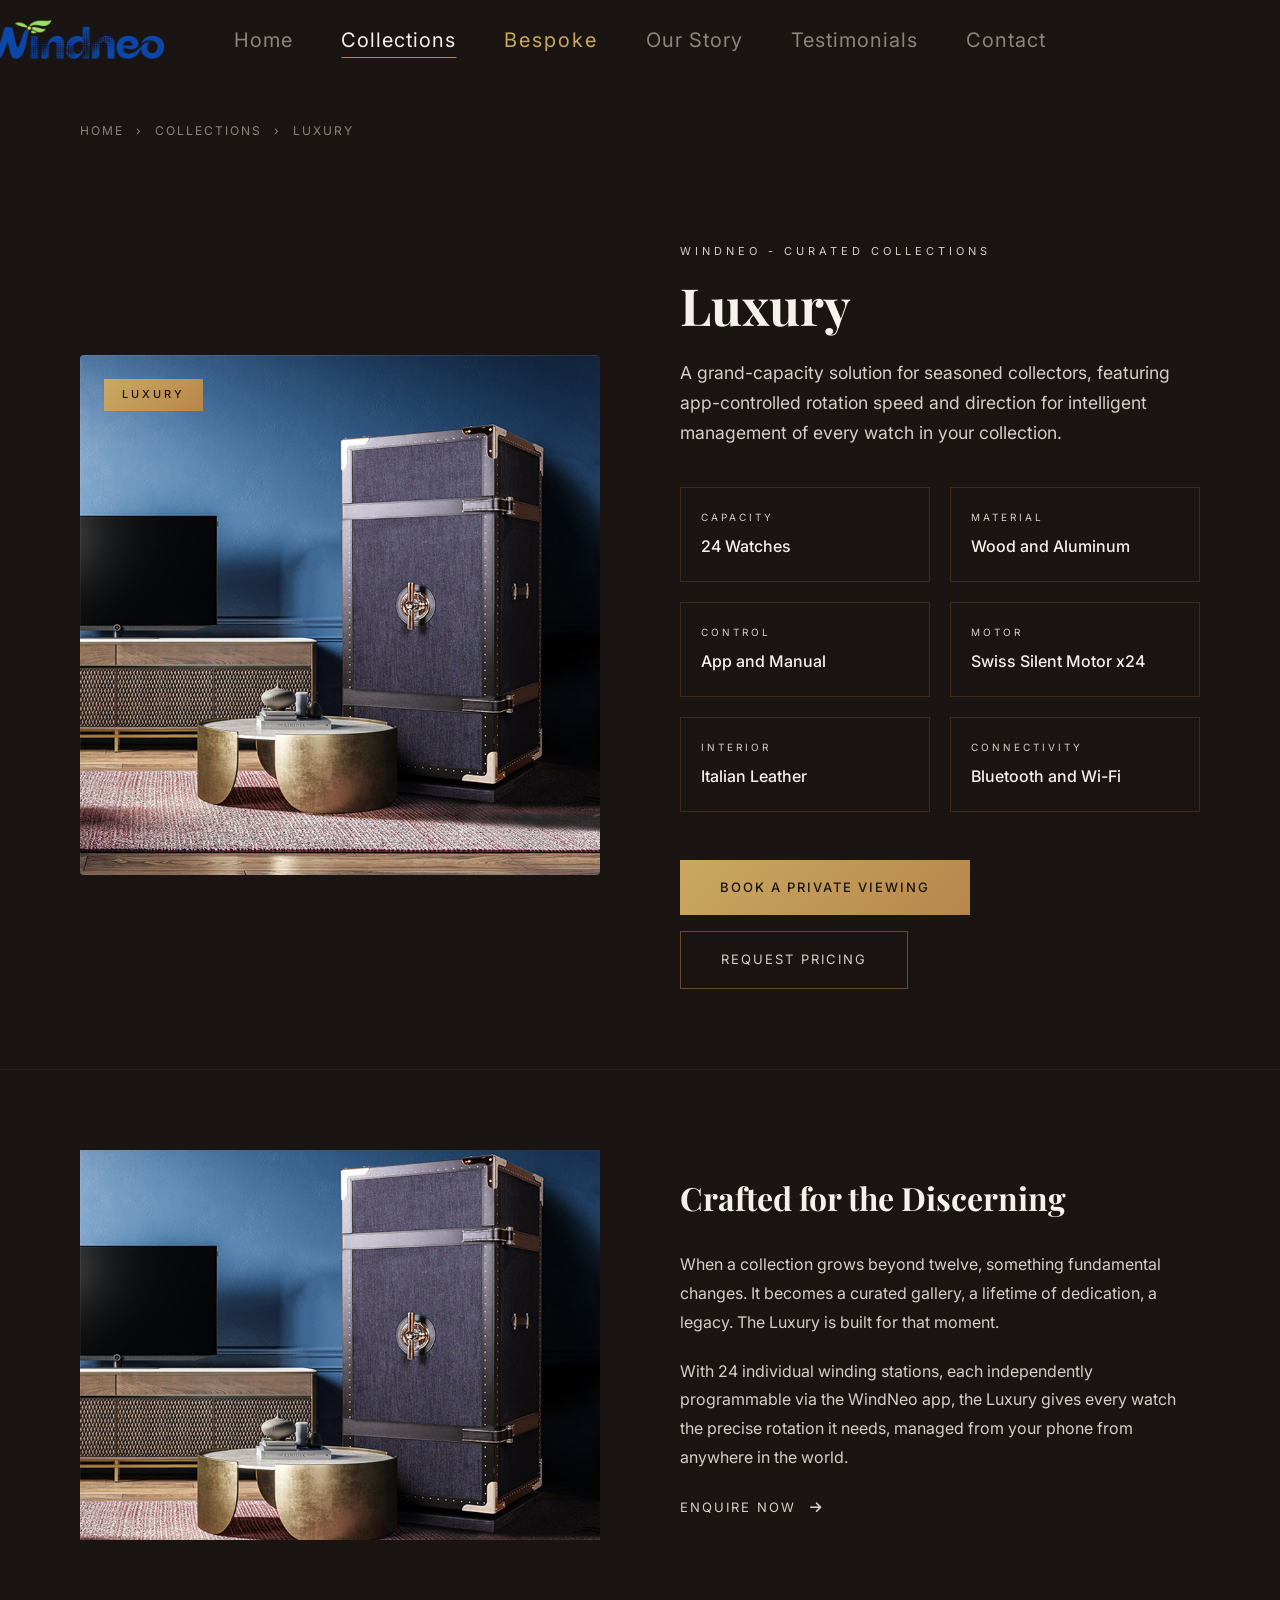
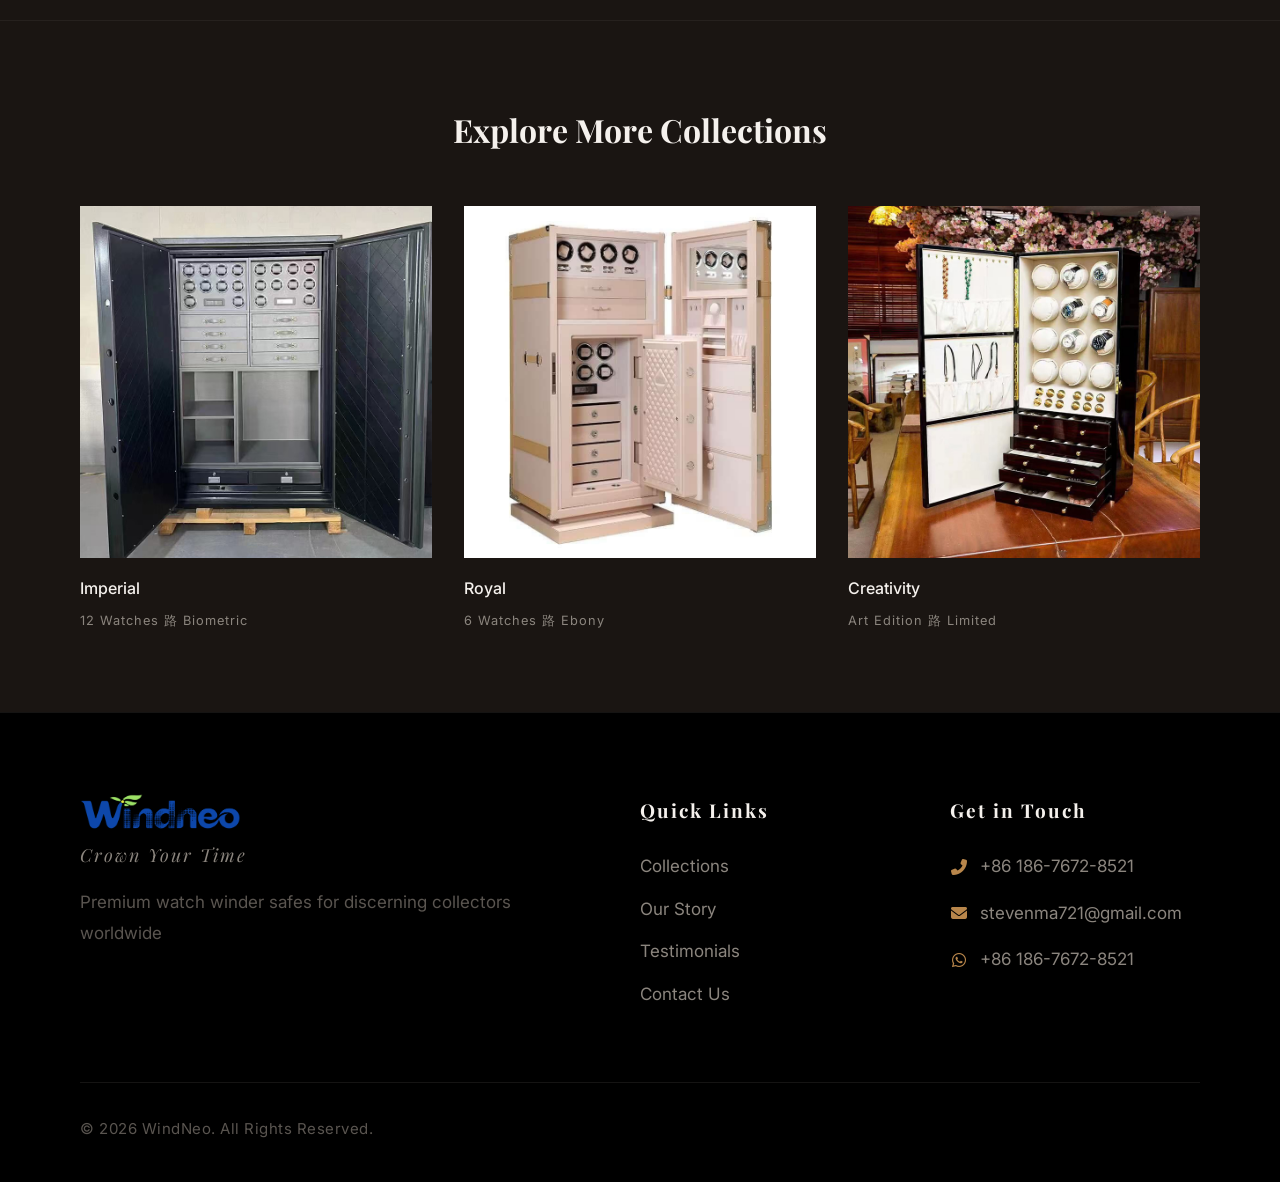
<file: products/luxury.html>
﻿<!DOCTYPE html>
<html lang="en">
<head>
    <meta charset="UTF-8">
    <meta name="viewport" content="width=device-width, initial-scale=1.0">
    <title>WindNeo Luxury - Watch Winder | WindNeo Collections</title>
    <meta name="description" content="WindNeo Luxury: A grand-capacity solution for seasoned collectors, featuring app-controlled rotation speed and direction for intelligent management of every watch in your collection.">
    <meta name="robots" content="index, follow">
    <link rel="canonical" href="https://www.windneo.com/products/luxury.html">
    <meta property="og:type" content="product">
    <meta property="og:title" content="WindNeo Luxury">
    <meta property="og:image" content="https://www.windneo.com/images/luxury.jpg">
    <meta property="og:url" content="https://www.windneo.com/products/luxury.html">
    
    <!-- Google Analytics 4 -->
    <script async src="https://www.googletagmanager.com/gtag/js?id=G-TFJRF18YW0"></script>
    <script>
      window.dataLayer = window.dataLayer || [];
      function gtag(){dataLayer.push(arguments);}
      gtag("js", new Date());
      gtag("config", "G-TFJRF18YW0");
    </script>
    <link rel="stylesheet" href="../styles.css?v=10">
    <link href="https://fonts.googleapis.com/css2?family=Playfair+Display:ital,wght@0,400;0,500;0,600;0,700;1,400&family=Inter:wght@300;400;500&display=swap" rel="stylesheet">
    <link rel="stylesheet" href="https://cdnjs.cloudflare.com/ajax/libs/font-awesome/6.4.0/css/all.min.css">
<style>
.product-page{background:var(--bg-primary);min-height:100vh;padding-top:100px}
.product-hero{display:grid;grid-template-columns:1fr 1fr;gap:80px;align-items:center;padding:80px 0}
.product-hero-img{position:relative}
.product-hero-img img{width:100%;aspect-ratio:1/1;object-fit:cover;border-radius:4px}
.product-hero-badge{position:absolute;top:24px;left:24px;background:var(--gold-gradient);color:var(--bg-primary);padding:6px 18px;font-size:11px;letter-spacing:3px;text-transform:uppercase;font-weight:500}
.product-collection{font-size:11px;letter-spacing:4px;text-transform:uppercase;color:var(--gold-mid);margin-bottom:16px}
.product-hero-title{font-family:'Playfair Display',serif;font-size:clamp(2.5rem,4vw,3.5rem);color:var(--text-primary);line-height:1.1;margin-bottom:24px}
.product-hero-tagline{font-size:1.1rem;color:var(--text-secondary);line-height:1.7;margin-bottom:40px}
.product-specs-grid{display:grid;grid-template-columns:1fr 1fr;gap:20px;margin-bottom:48px}
.spec-item{border:1px solid rgba(184,134,75,.2);padding:20px}
.spec-label{font-size:10px;letter-spacing:3px;text-transform:uppercase;color:var(--gold-mid);margin-bottom:6px}
.spec-value{font-size:1rem;color:var(--text-primary);font-weight:500}
.product-cta-group{display:flex;gap:16px;flex-wrap:wrap}
.btn-product-primary{background:var(--gold-gradient);color:var(--bg-primary);padding:16px 40px;font-size:13px;letter-spacing:2px;text-transform:uppercase;text-decoration:none;font-weight:500;transition:opacity .3s}
.btn-product-primary:hover{opacity:.85}
.btn-product-ghost{border:1px solid rgba(184,134,75,.5);color:var(--gold-mid);padding:16px 40px;font-size:13px;letter-spacing:2px;text-transform:uppercase;text-decoration:none;transition:all .3s}
.btn-product-ghost:hover{border-color:var(--gold-mid);color:var(--text-primary)}
.product-story{padding:80px 0;border-top:1px solid rgba(255,255,255,.05)}
.story-grid{display:grid;grid-template-columns:1fr 1fr;gap:80px;align-items:center}
.story-text-block h3{font-family:'Playfair Display',serif;font-size:2rem;color:var(--text-primary);margin-bottom:24px}
.story-text-block p{color:var(--text-secondary);line-height:1.8;margin-bottom:20px}
.related-products{padding:80px 0;border-top:1px solid rgba(255,255,255,.05)}
.related-title{font-family:'Playfair Display',serif;font-size:2rem;color:var(--text-primary);margin-bottom:48px;text-align:center}
.related-grid{display:grid;grid-template-columns:repeat(3,1fr);gap:32px}
.related-card{text-decoration:none;display:block}
.related-card img{width:100%;aspect-ratio:1/1;object-fit:cover;margin-bottom:16px;transition:transform .4s}
.related-card:hover img{transform:scale(1.03)}
.related-card-name{font-size:1rem;color:var(--text-primary);font-weight:500;margin-bottom:6px}
.related-card-sub{font-size:.8rem;color:var(--text-muted);letter-spacing:1px}
@media(max-width:768px){.product-hero,.story-grid{grid-template-columns:1fr;gap:40px;padding:40px 0}.product-specs-grid{grid-template-columns:1fr}.related-grid{grid-template-columns:1fr 1fr;gap:20px}}
</style>
</head>
<body>
    <header class="navbar" id="navbar">
        <div class="nav-container">
            <a href="../index.html" class="nav-logo"><img src="../images/logo.png" alt="WindNeo" class="nav-logo-img"></a>
            <ul class="nav-menu" id="navMenu">
                <li><a href="../index.html" class="nav-link">Home</a></li>
                <li><a href="../index.html#products" class="nav-link active">Collections</a></li>
                <li><a href="../index.html#bespoke" class="nav-link nav-link-bespoke">Bespoke</a></li>
                <li><a href="../about.html" class="nav-link">Our Story</a></li>
                <li><a href="../index.html#cases" class="nav-link">Testimonials</a></li>
                <li><a href="../contact.html" class="nav-link">Contact</a></li>
            </ul>
            <button class="nav-hamburger" id="hamburger" aria-label="Open menu"><span class="hamburger-line"></span><span class="hamburger-line"></span></button>
        </div>
    </header>
<div class="product-page">
<div class="container">
<nav style="padding:20px 0;font-size:12px;letter-spacing:2px;color:var(--text-muted)"><a href="../index.html" style="color:var(--text-muted);text-decoration:none">HOME</a><span style="margin:0 12px;color:var(--gold-mid)">&#8250;</span><a href="../index.html#products" style="color:var(--text-muted);text-decoration:none">COLLECTIONS</a><span style="margin:0 12px;color:var(--gold-mid)">&#8250;</span><span style="color:var(--gold-mid)">LUXURY</span></nav>
<div class="product-hero"><div class="product-hero-img"><span class="product-hero-badge">Luxury</span><img src="../images/luxury.jpg" alt="WindNeo Luxury Watch Winder"></div><div class="product-hero-info"><p class="product-collection">WindNeo - Curated Collections</p><h1 class="product-hero-title">Luxury</h1><p class="product-hero-tagline">A grand-capacity solution for seasoned collectors, featuring app-controlled rotation speed and direction for intelligent management of every watch in your collection.</p><div class="product-specs-grid"><div class="spec-item"><div class="spec-label">Capacity</div><div class="spec-value">24 Watches</div></div><div class="spec-item"><div class="spec-label">Material</div><div class="spec-value">Wood and Aluminum</div></div><div class="spec-item"><div class="spec-label">Control</div><div class="spec-value">App and Manual</div></div><div class="spec-item"><div class="spec-label">Motor</div><div class="spec-value">Swiss Silent Motor x24</div></div><div class="spec-item"><div class="spec-label">Interior</div><div class="spec-value">Italian Leather</div></div><div class="spec-item"><div class="spec-label">Connectivity</div><div class="spec-value">Bluetooth and Wi-Fi</div></div></div><div class="product-cta-group"><a href="../contact.html?product=luxury" class="btn-product-primary">Book a Private Viewing</a><a href="../contact.html" class="btn-product-ghost">Request Pricing</a></div></div></div>
</div>
<div class="product-story"><div class="container"><div class="story-grid"><div><img src="../images/luxury.jpg" alt="WindNeo Luxury Detail" style="width:100%;aspect-ratio:4/3;object-fit:cover"></div><div class="story-text-block"><h3>Crafted for the Discerning</h3><p>When a collection grows beyond twelve, something fundamental changes. It becomes a curated gallery, a lifetime of dedication, a legacy. The Luxury is built for that moment.</p><p>With 24 individual winding stations, each independently programmable via the WindNeo app, the Luxury gives every watch the precise rotation it needs, managed from your phone from anywhere in the world.</p><a href="../contact.html" style="color:var(--gold-mid);text-decoration:none;font-size:13px;letter-spacing:2px;text-transform:uppercase">Enquire Now <i class="fas fa-arrow-right" style="margin-left:8px"></i></a></div></div></div></div>
<div class="related-products"><div class="container"><h2 class="related-title">Explore More Collections</h2><div class="related-grid"><a href="imperial.html" class="related-card"><img src="../images/imperial.jpg" alt="Imperial"><div class="related-card-name">Imperial</div><div class="related-card-sub">12 Watches 路 Biometric</div></a><a href="royal.html" class="related-card"><img src="../images/royal.jpg" alt="Royal"><div class="related-card-name">Royal</div><div class="related-card-sub">6 Watches 路 Ebony</div></a><a href="creativity.html" class="related-card"><img src="../images/creativity.jpg" alt="Creativity"><div class="related-card-name">Creativity</div><div class="related-card-sub">Art Edition 路 Limited</div></a></div></div></div>
</div>
    <footer class="footer">
        <div class="container">
            <div class="footer-grid">
                <div class="footer-brand">
                    <span class="footer-logo"><img src="../images/logo.png" alt="WindNeo" class="footer-logo-img"></span>
                    <p class="footer-slogan">Crown Your Time</p>
                    <p class="footer-desc">Premium watch winder safes for discerning collectors worldwide</p>
                </div>
                <div class="footer-links-group">
                    <h5 class="footer-heading">Quick Links</h5>
                    <ul class="footer-links">
                        <li><a href="../index.html#products">Collections</a></li>
                        <li><a href="../about.html">Our Story</a></li>
                        <li><a href="../index.html#cases">Testimonials</a></li>
                        <li><a href="../contact.html">Contact Us</a></li>
                    </ul>
                </div>
                <div class="footer-contact-group">
                    <h5 class="footer-heading">Get in Touch</h5>
                    <div class="footer-contact-list">
                        <div class="footer-contact-item"><i class="fas fa-phone-alt"></i><span>+86 186-7672-8521</span></div>
                        <div class="footer-contact-item"><i class="fas fa-envelope"></i><span>stevenma721@gmail.com</span></div>
                        <div class="footer-contact-item"><i class="fab fa-whatsapp"></i><span>+86 186-7672-8521</span></div>
                    </div>
                </div>
            </div>
            <div class="footer-bottom"><p class="footer-copyright">&#169; 2026 WindNeo. All Rights Reserved.</p></div>
        </div>
    </footer>
<script src="../script.js?v=4"></script>
</body>
</html>
</file>
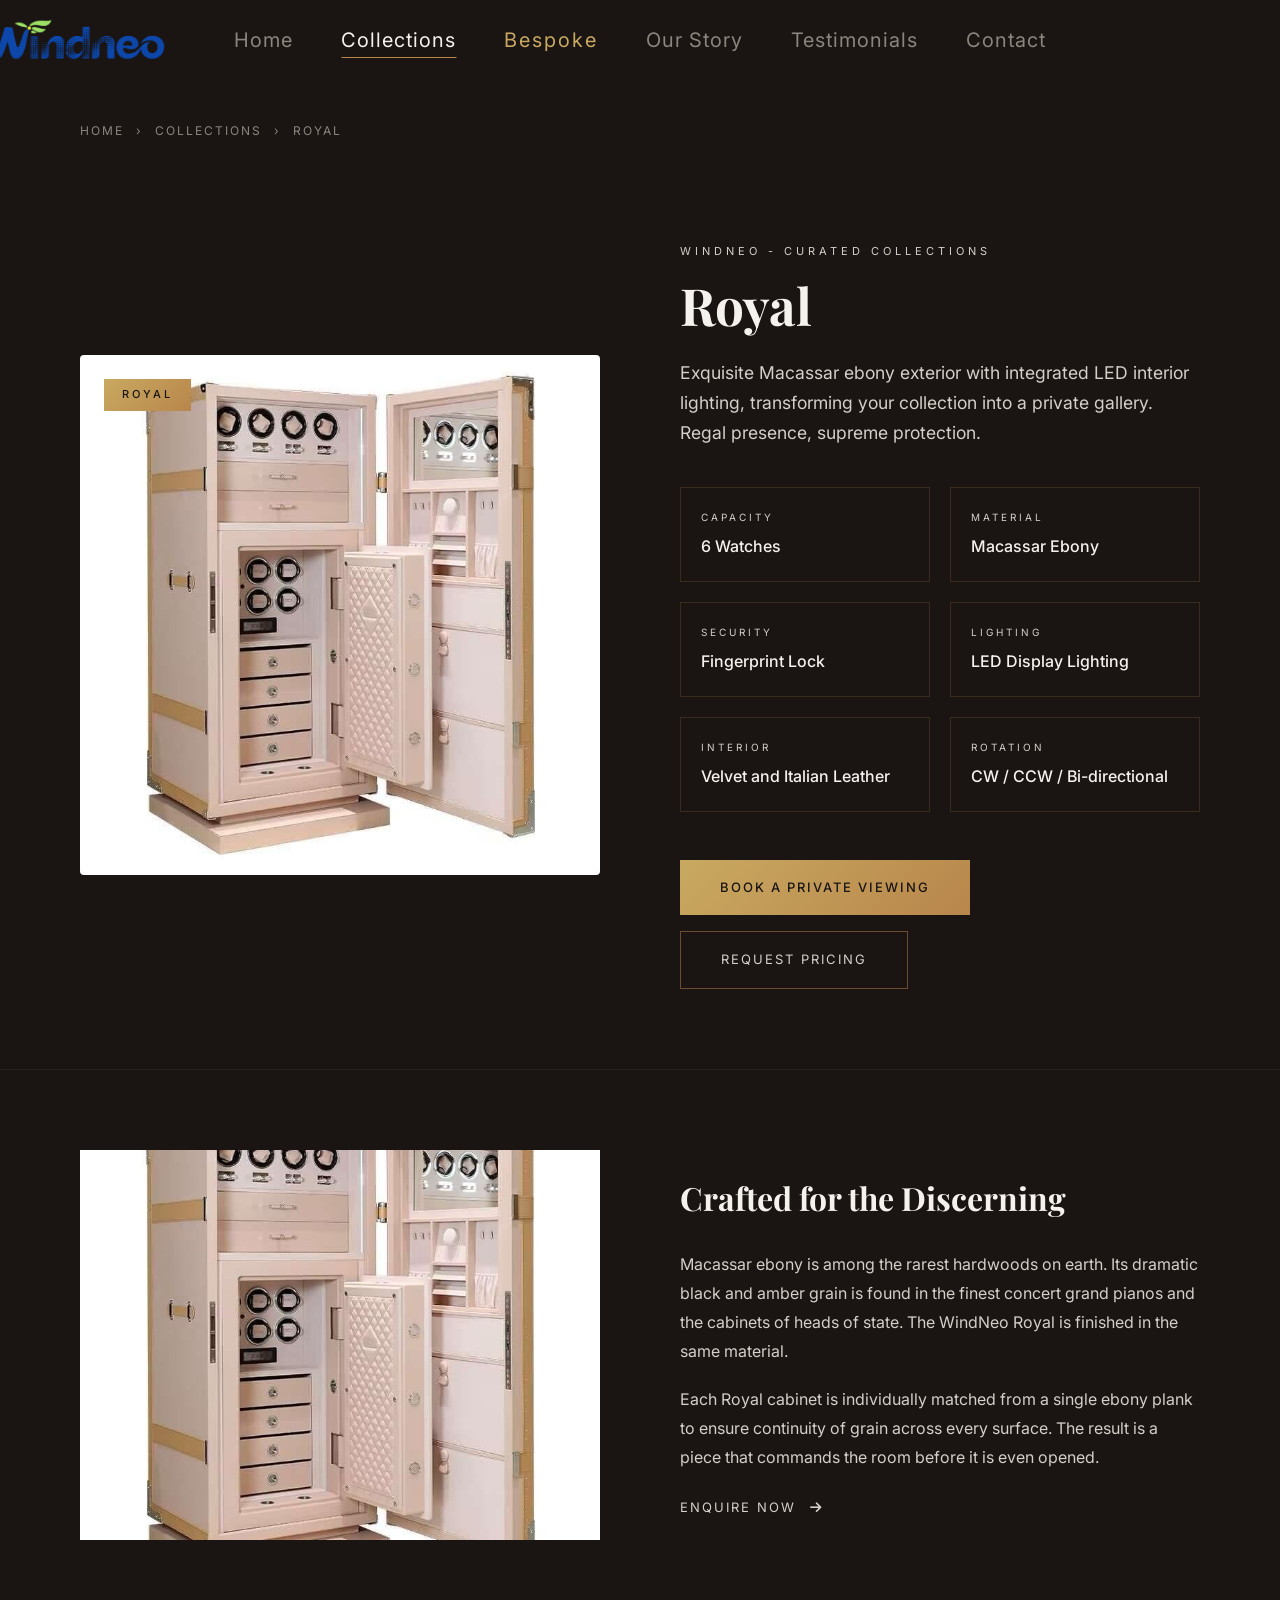
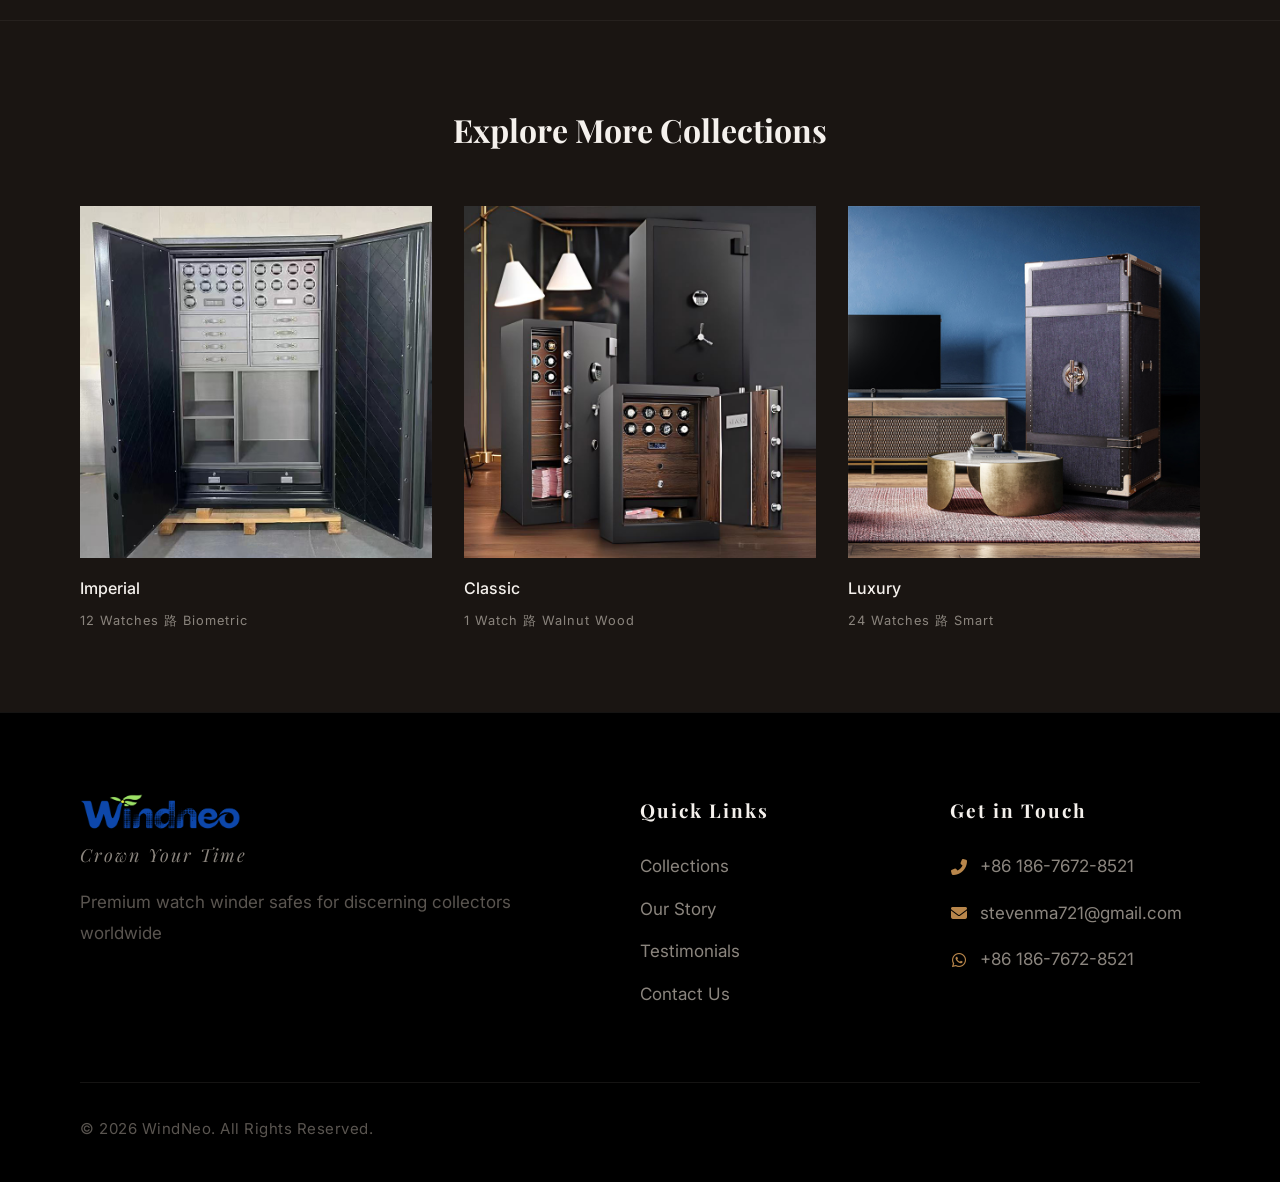
<file: products/royal.html>
﻿<!DOCTYPE html>
<html lang="en">
<head>
    <meta charset="UTF-8">
    <meta name="viewport" content="width=device-width, initial-scale=1.0">
    <title>WindNeo Royal - Watch Winder | WindNeo Collections</title>
    <meta name="description" content="WindNeo Royal: Exquisite Macassar ebony exterior with integrated LED interior lighting, transforming your collection into a private gallery. Regal presence, supreme protection.">
    <meta name="robots" content="index, follow">
    <link rel="canonical" href="https://www.windneo.com/products/royal.html">
    <meta property="og:type" content="product">
    <meta property="og:title" content="WindNeo Royal">
    <meta property="og:image" content="https://www.windneo.com/images/royal.jpg">
    <meta property="og:url" content="https://www.windneo.com/products/royal.html">
    
    <!-- Google Analytics 4 -->
    <script async src="https://www.googletagmanager.com/gtag/js?id=G-TFJRF18YW0"></script>
    <script>
      window.dataLayer = window.dataLayer || [];
      function gtag(){dataLayer.push(arguments);}
      gtag("js", new Date());
      gtag("config", "G-TFJRF18YW0");
    </script>
    <link rel="stylesheet" href="../styles.css?v=10">
    <link href="https://fonts.googleapis.com/css2?family=Playfair+Display:ital,wght@0,400;0,500;0,600;0,700;1,400&family=Inter:wght@300;400;500&display=swap" rel="stylesheet">
    <link rel="stylesheet" href="https://cdnjs.cloudflare.com/ajax/libs/font-awesome/6.4.0/css/all.min.css">
<style>
.product-page{background:var(--bg-primary);min-height:100vh;padding-top:100px}
.product-hero{display:grid;grid-template-columns:1fr 1fr;gap:80px;align-items:center;padding:80px 0}
.product-hero-img{position:relative}
.product-hero-img img{width:100%;aspect-ratio:1/1;object-fit:cover;border-radius:4px}
.product-hero-badge{position:absolute;top:24px;left:24px;background:var(--gold-gradient);color:var(--bg-primary);padding:6px 18px;font-size:11px;letter-spacing:3px;text-transform:uppercase;font-weight:500}
.product-collection{font-size:11px;letter-spacing:4px;text-transform:uppercase;color:var(--gold-mid);margin-bottom:16px}
.product-hero-title{font-family:'Playfair Display',serif;font-size:clamp(2.5rem,4vw,3.5rem);color:var(--text-primary);line-height:1.1;margin-bottom:24px}
.product-hero-tagline{font-size:1.1rem;color:var(--text-secondary);line-height:1.7;margin-bottom:40px}
.product-specs-grid{display:grid;grid-template-columns:1fr 1fr;gap:20px;margin-bottom:48px}
.spec-item{border:1px solid rgba(184,134,75,.2);padding:20px}
.spec-label{font-size:10px;letter-spacing:3px;text-transform:uppercase;color:var(--gold-mid);margin-bottom:6px}
.spec-value{font-size:1rem;color:var(--text-primary);font-weight:500}
.product-cta-group{display:flex;gap:16px;flex-wrap:wrap}
.btn-product-primary{background:var(--gold-gradient);color:var(--bg-primary);padding:16px 40px;font-size:13px;letter-spacing:2px;text-transform:uppercase;text-decoration:none;font-weight:500;transition:opacity .3s}
.btn-product-primary:hover{opacity:.85}
.btn-product-ghost{border:1px solid rgba(184,134,75,.5);color:var(--gold-mid);padding:16px 40px;font-size:13px;letter-spacing:2px;text-transform:uppercase;text-decoration:none;transition:all .3s}
.btn-product-ghost:hover{border-color:var(--gold-mid);color:var(--text-primary)}
.product-story{padding:80px 0;border-top:1px solid rgba(255,255,255,.05)}
.story-grid{display:grid;grid-template-columns:1fr 1fr;gap:80px;align-items:center}
.story-text-block h3{font-family:'Playfair Display',serif;font-size:2rem;color:var(--text-primary);margin-bottom:24px}
.story-text-block p{color:var(--text-secondary);line-height:1.8;margin-bottom:20px}
.related-products{padding:80px 0;border-top:1px solid rgba(255,255,255,.05)}
.related-title{font-family:'Playfair Display',serif;font-size:2rem;color:var(--text-primary);margin-bottom:48px;text-align:center}
.related-grid{display:grid;grid-template-columns:repeat(3,1fr);gap:32px}
.related-card{text-decoration:none;display:block}
.related-card img{width:100%;aspect-ratio:1/1;object-fit:cover;margin-bottom:16px;transition:transform .4s}
.related-card:hover img{transform:scale(1.03)}
.related-card-name{font-size:1rem;color:var(--text-primary);font-weight:500;margin-bottom:6px}
.related-card-sub{font-size:.8rem;color:var(--text-muted);letter-spacing:1px}
@media(max-width:768px){.product-hero,.story-grid{grid-template-columns:1fr;gap:40px;padding:40px 0}.product-specs-grid{grid-template-columns:1fr}.related-grid{grid-template-columns:1fr 1fr;gap:20px}}
</style>
</head>
<body>
    <header class="navbar" id="navbar">
        <div class="nav-container">
            <a href="../index.html" class="nav-logo"><img src="../images/logo.png" alt="WindNeo" class="nav-logo-img"></a>
            <ul class="nav-menu" id="navMenu">
                <li><a href="../index.html" class="nav-link">Home</a></li>
                <li><a href="../index.html#products" class="nav-link active">Collections</a></li>
                <li><a href="../index.html#bespoke" class="nav-link nav-link-bespoke">Bespoke</a></li>
                <li><a href="../about.html" class="nav-link">Our Story</a></li>
                <li><a href="../index.html#cases" class="nav-link">Testimonials</a></li>
                <li><a href="../contact.html" class="nav-link">Contact</a></li>
            </ul>
            <button class="nav-hamburger" id="hamburger" aria-label="Open menu"><span class="hamburger-line"></span><span class="hamburger-line"></span></button>
        </div>
    </header>
<div class="product-page">
<div class="container">
<nav style="padding:20px 0;font-size:12px;letter-spacing:2px;color:var(--text-muted)"><a href="../index.html" style="color:var(--text-muted);text-decoration:none">HOME</a><span style="margin:0 12px;color:var(--gold-mid)">&#8250;</span><a href="../index.html#products" style="color:var(--text-muted);text-decoration:none">COLLECTIONS</a><span style="margin:0 12px;color:var(--gold-mid)">&#8250;</span><span style="color:var(--gold-mid)">ROYAL</span></nav>
<div class="product-hero"><div class="product-hero-img"><span class="product-hero-badge">Royal</span><img src="../images/royal.jpg" alt="WindNeo Royal Watch Winder"></div><div class="product-hero-info"><p class="product-collection">WindNeo - Curated Collections</p><h1 class="product-hero-title">Royal</h1><p class="product-hero-tagline">Exquisite Macassar ebony exterior with integrated LED interior lighting, transforming your collection into a private gallery. Regal presence, supreme protection.</p><div class="product-specs-grid"><div class="spec-item"><div class="spec-label">Capacity</div><div class="spec-value">6 Watches</div></div><div class="spec-item"><div class="spec-label">Material</div><div class="spec-value">Macassar Ebony</div></div><div class="spec-item"><div class="spec-label">Security</div><div class="spec-value">Fingerprint Lock</div></div><div class="spec-item"><div class="spec-label">Lighting</div><div class="spec-value">LED Display Lighting</div></div><div class="spec-item"><div class="spec-label">Interior</div><div class="spec-value">Velvet and Italian Leather</div></div><div class="spec-item"><div class="spec-label">Rotation</div><div class="spec-value">CW / CCW / Bi-directional</div></div></div><div class="product-cta-group"><a href="../contact.html?product=royal" class="btn-product-primary">Book a Private Viewing</a><a href="../contact.html" class="btn-product-ghost">Request Pricing</a></div></div></div>
</div>
<div class="product-story"><div class="container"><div class="story-grid"><div><img src="../images/royal.jpg" alt="WindNeo Royal Detail" style="width:100%;aspect-ratio:4/3;object-fit:cover"></div><div class="story-text-block"><h3>Crafted for the Discerning</h3><p>Macassar ebony is among the rarest hardwoods on earth. Its dramatic black and amber grain is found in the finest concert grand pianos and the cabinets of heads of state. The WindNeo Royal is finished in the same material.</p><p>Each Royal cabinet is individually matched from a single ebony plank to ensure continuity of grain across every surface. The result is a piece that commands the room before it is even opened.</p><a href="../contact.html" style="color:var(--gold-mid);text-decoration:none;font-size:13px;letter-spacing:2px;text-transform:uppercase">Enquire Now <i class="fas fa-arrow-right" style="margin-left:8px"></i></a></div></div></div></div>
<div class="related-products"><div class="container"><h2 class="related-title">Explore More Collections</h2><div class="related-grid"><a href="imperial.html" class="related-card"><img src="../images/imperial.jpg" alt="Imperial"><div class="related-card-name">Imperial</div><div class="related-card-sub">12 Watches 路 Biometric</div></a><a href="classic.html" class="related-card"><img src="../images/classic.jpg" alt="Classic"><div class="related-card-name">Classic</div><div class="related-card-sub">1 Watch 路 Walnut Wood</div></a><a href="luxury.html" class="related-card"><img src="../images/luxury.jpg" alt="Luxury"><div class="related-card-name">Luxury</div><div class="related-card-sub">24 Watches 路 Smart</div></a></div></div></div>
</div>
    <footer class="footer">
        <div class="container">
            <div class="footer-grid">
                <div class="footer-brand">
                    <span class="footer-logo"><img src="../images/logo.png" alt="WindNeo" class="footer-logo-img"></span>
                    <p class="footer-slogan">Crown Your Time</p>
                    <p class="footer-desc">Premium watch winder safes for discerning collectors worldwide</p>
                </div>
                <div class="footer-links-group">
                    <h5 class="footer-heading">Quick Links</h5>
                    <ul class="footer-links">
                        <li><a href="../index.html#products">Collections</a></li>
                        <li><a href="../about.html">Our Story</a></li>
                        <li><a href="../index.html#cases">Testimonials</a></li>
                        <li><a href="../contact.html">Contact Us</a></li>
                    </ul>
                </div>
                <div class="footer-contact-group">
                    <h5 class="footer-heading">Get in Touch</h5>
                    <div class="footer-contact-list">
                        <div class="footer-contact-item"><i class="fas fa-phone-alt"></i><span>+86 186-7672-8521</span></div>
                        <div class="footer-contact-item"><i class="fas fa-envelope"></i><span>stevenma721@gmail.com</span></div>
                        <div class="footer-contact-item"><i class="fab fa-whatsapp"></i><span>+86 186-7672-8521</span></div>
                    </div>
                </div>
            </div>
            <div class="footer-bottom"><p class="footer-copyright">&#169; 2026 WindNeo. All Rights Reserved.</p></div>
        </div>
    </footer>
<script src="../script.js?v=4"></script>
</body>
</html>
</file>
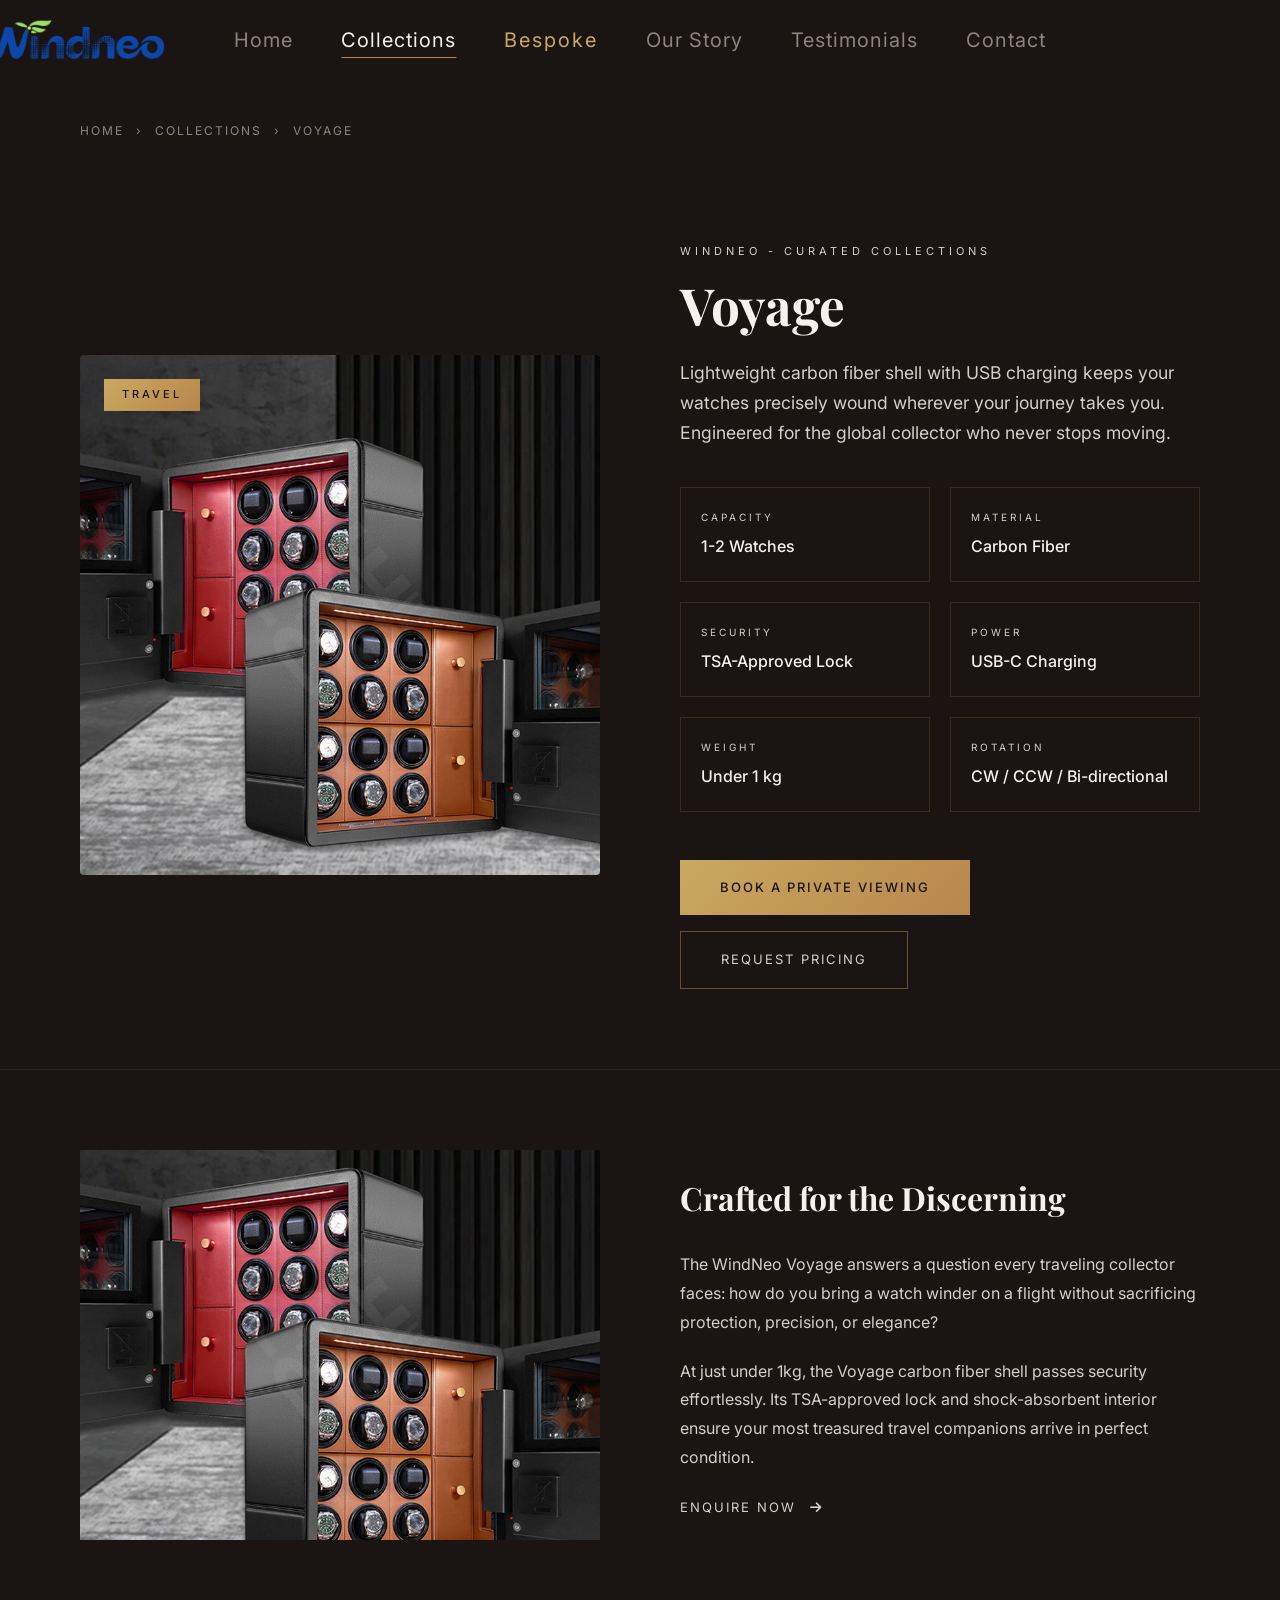
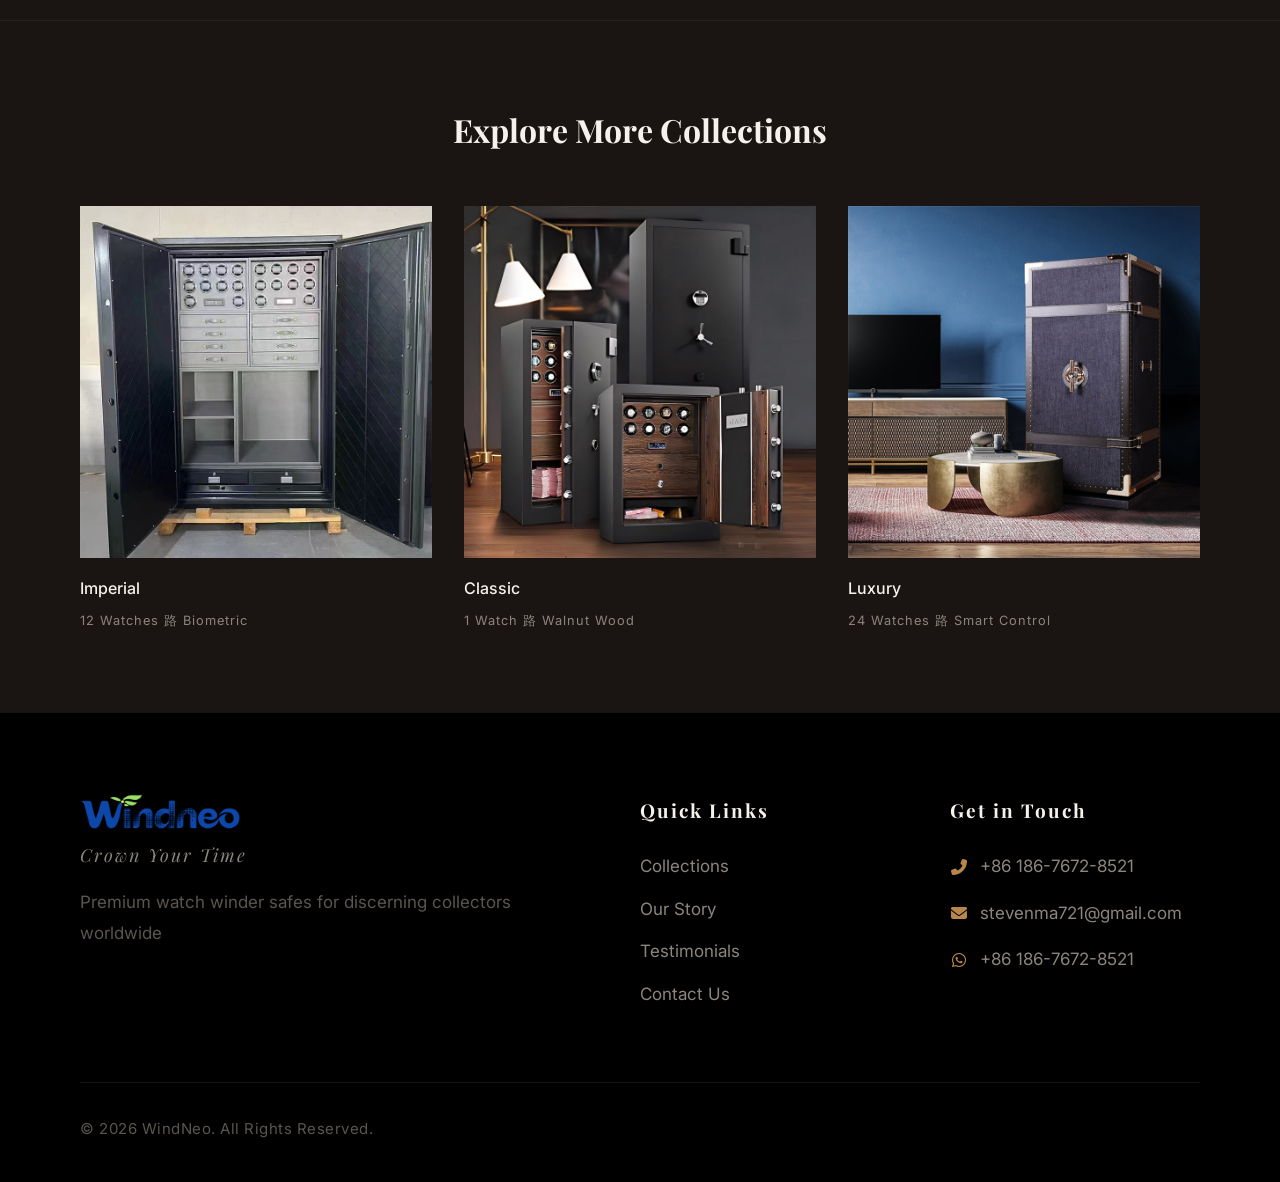
<file: products/voyage.html>
﻿<!DOCTYPE html>
<html lang="en">
<head>
    <meta charset="UTF-8">
    <meta name="viewport" content="width=device-width, initial-scale=1.0">
    <title>WindNeo Voyage - Watch Winder | WindNeo Collections</title>
    <meta name="description" content="WindNeo Voyage: Lightweight carbon fiber shell with USB charging keeps your watches precisely wound wherever your journey takes you. Engineered for the global collector who never stops moving.">
    <meta name="robots" content="index, follow">
    <link rel="canonical" href="https://www.windneo.com/products/voyage.html">
    <meta property="og:type" content="product">
    <meta property="og:title" content="WindNeo Voyage">
    <meta property="og:image" content="https://www.windneo.com/images/voyage.jpg">
    <meta property="og:url" content="https://www.windneo.com/products/voyage.html">
    
    <!-- Google Analytics 4 -->
    <script async src="https://www.googletagmanager.com/gtag/js?id=G-TFJRF18YW0"></script>
    <script>
      window.dataLayer = window.dataLayer || [];
      function gtag(){dataLayer.push(arguments);}
      gtag("js", new Date());
      gtag("config", "G-TFJRF18YW0");
    </script>
    <link rel="stylesheet" href="../styles.css?v=10">
    <link href="https://fonts.googleapis.com/css2?family=Playfair+Display:ital,wght@0,400;0,500;0,600;0,700;1,400&family=Inter:wght@300;400;500&display=swap" rel="stylesheet">
    <link rel="stylesheet" href="https://cdnjs.cloudflare.com/ajax/libs/font-awesome/6.4.0/css/all.min.css">
<style>
.product-page{background:var(--bg-primary);min-height:100vh;padding-top:100px}
.product-hero{display:grid;grid-template-columns:1fr 1fr;gap:80px;align-items:center;padding:80px 0}
.product-hero-img{position:relative}
.product-hero-img img{width:100%;aspect-ratio:1/1;object-fit:cover;border-radius:4px}
.product-hero-badge{position:absolute;top:24px;left:24px;background:var(--gold-gradient);color:var(--bg-primary);padding:6px 18px;font-size:11px;letter-spacing:3px;text-transform:uppercase;font-weight:500}
.product-collection{font-size:11px;letter-spacing:4px;text-transform:uppercase;color:var(--gold-mid);margin-bottom:16px}
.product-hero-title{font-family:'Playfair Display',serif;font-size:clamp(2.5rem,4vw,3.5rem);color:var(--text-primary);line-height:1.1;margin-bottom:24px}
.product-hero-tagline{font-size:1.1rem;color:var(--text-secondary);line-height:1.7;margin-bottom:40px}
.product-specs-grid{display:grid;grid-template-columns:1fr 1fr;gap:20px;margin-bottom:48px}
.spec-item{border:1px solid rgba(184,134,75,.2);padding:20px}
.spec-label{font-size:10px;letter-spacing:3px;text-transform:uppercase;color:var(--gold-mid);margin-bottom:6px}
.spec-value{font-size:1rem;color:var(--text-primary);font-weight:500}
.product-cta-group{display:flex;gap:16px;flex-wrap:wrap}
.btn-product-primary{background:var(--gold-gradient);color:var(--bg-primary);padding:16px 40px;font-size:13px;letter-spacing:2px;text-transform:uppercase;text-decoration:none;font-weight:500;transition:opacity .3s}
.btn-product-primary:hover{opacity:.85}
.btn-product-ghost{border:1px solid rgba(184,134,75,.5);color:var(--gold-mid);padding:16px 40px;font-size:13px;letter-spacing:2px;text-transform:uppercase;text-decoration:none;transition:all .3s}
.btn-product-ghost:hover{border-color:var(--gold-mid);color:var(--text-primary)}
.product-story{padding:80px 0;border-top:1px solid rgba(255,255,255,.05)}
.story-grid{display:grid;grid-template-columns:1fr 1fr;gap:80px;align-items:center}
.story-text-block h3{font-family:'Playfair Display',serif;font-size:2rem;color:var(--text-primary);margin-bottom:24px}
.story-text-block p{color:var(--text-secondary);line-height:1.8;margin-bottom:20px}
.related-products{padding:80px 0;border-top:1px solid rgba(255,255,255,.05)}
.related-title{font-family:'Playfair Display',serif;font-size:2rem;color:var(--text-primary);margin-bottom:48px;text-align:center}
.related-grid{display:grid;grid-template-columns:repeat(3,1fr);gap:32px}
.related-card{text-decoration:none;display:block}
.related-card img{width:100%;aspect-ratio:1/1;object-fit:cover;margin-bottom:16px;transition:transform .4s}
.related-card:hover img{transform:scale(1.03)}
.related-card-name{font-size:1rem;color:var(--text-primary);font-weight:500;margin-bottom:6px}
.related-card-sub{font-size:.8rem;color:var(--text-muted);letter-spacing:1px}
@media(max-width:768px){.product-hero,.story-grid{grid-template-columns:1fr;gap:40px;padding:40px 0}.product-specs-grid{grid-template-columns:1fr}.related-grid{grid-template-columns:1fr 1fr;gap:20px}}
</style>
</head>
<body>
    <header class="navbar" id="navbar">
        <div class="nav-container">
            <a href="../index.html" class="nav-logo"><img src="../images/logo.png" alt="WindNeo" class="nav-logo-img"></a>
            <ul class="nav-menu" id="navMenu">
                <li><a href="../index.html" class="nav-link">Home</a></li>
                <li><a href="../index.html#products" class="nav-link active">Collections</a></li>
                <li><a href="../index.html#bespoke" class="nav-link nav-link-bespoke">Bespoke</a></li>
                <li><a href="../about.html" class="nav-link">Our Story</a></li>
                <li><a href="../index.html#cases" class="nav-link">Testimonials</a></li>
                <li><a href="../contact.html" class="nav-link">Contact</a></li>
            </ul>
            <button class="nav-hamburger" id="hamburger" aria-label="Open menu"><span class="hamburger-line"></span><span class="hamburger-line"></span></button>
        </div>
    </header>
<div class="product-page">
<div class="container">
<nav style="padding:20px 0;font-size:12px;letter-spacing:2px;color:var(--text-muted)"><a href="../index.html" style="color:var(--text-muted);text-decoration:none">HOME</a><span style="margin:0 12px;color:var(--gold-mid)">&#8250;</span><a href="../index.html#products" style="color:var(--text-muted);text-decoration:none">COLLECTIONS</a><span style="margin:0 12px;color:var(--gold-mid)">&#8250;</span><span style="color:var(--gold-mid)">VOYAGE</span></nav>
<div class="product-hero"><div class="product-hero-img"><span class="product-hero-badge">Travel</span><img src="../images/voyage.jpg" alt="WindNeo Voyage Watch Winder"></div><div class="product-hero-info"><p class="product-collection">WindNeo - Curated Collections</p><h1 class="product-hero-title">Voyage</h1><p class="product-hero-tagline">Lightweight carbon fiber shell with USB charging keeps your watches precisely wound wherever your journey takes you. Engineered for the global collector who never stops moving.</p><div class="product-specs-grid"><div class="spec-item"><div class="spec-label">Capacity</div><div class="spec-value">1-2 Watches</div></div><div class="spec-item"><div class="spec-label">Material</div><div class="spec-value">Carbon Fiber</div></div><div class="spec-item"><div class="spec-label">Security</div><div class="spec-value">TSA-Approved Lock</div></div><div class="spec-item"><div class="spec-label">Power</div><div class="spec-value">USB-C Charging</div></div><div class="spec-item"><div class="spec-label">Weight</div><div class="spec-value">Under 1 kg</div></div><div class="spec-item"><div class="spec-label">Rotation</div><div class="spec-value">CW / CCW / Bi-directional</div></div></div><div class="product-cta-group"><a href="../contact.html?product=voyage" class="btn-product-primary">Book a Private Viewing</a><a href="../contact.html" class="btn-product-ghost">Request Pricing</a></div></div></div>
</div>
<div class="product-story"><div class="container"><div class="story-grid"><div><img src="../images/voyage.jpg" alt="WindNeo Voyage Detail" style="width:100%;aspect-ratio:4/3;object-fit:cover"></div><div class="story-text-block"><h3>Crafted for the Discerning</h3><p>The WindNeo Voyage answers a question every traveling collector faces: how do you bring a watch winder on a flight without sacrificing protection, precision, or elegance?</p><p>At just under 1kg, the Voyage carbon fiber shell passes security effortlessly. Its TSA-approved lock and shock-absorbent interior ensure your most treasured travel companions arrive in perfect condition.</p><a href="../contact.html" style="color:var(--gold-mid);text-decoration:none;font-size:13px;letter-spacing:2px;text-transform:uppercase">Enquire Now <i class="fas fa-arrow-right" style="margin-left:8px"></i></a></div></div></div></div>
<div class="related-products"><div class="container"><h2 class="related-title">Explore More Collections</h2><div class="related-grid"><a href="imperial.html" class="related-card"><img src="../images/imperial.jpg" alt="Imperial"><div class="related-card-name">Imperial</div><div class="related-card-sub">12 Watches 路 Biometric</div></a><a href="classic.html" class="related-card"><img src="../images/classic.jpg" alt="Classic"><div class="related-card-name">Classic</div><div class="related-card-sub">1 Watch 路 Walnut Wood</div></a><a href="luxury.html" class="related-card"><img src="../images/luxury.jpg" alt="Luxury"><div class="related-card-name">Luxury</div><div class="related-card-sub">24 Watches 路 Smart Control</div></a></div></div></div>
</div>
    <footer class="footer">
        <div class="container">
            <div class="footer-grid">
                <div class="footer-brand">
                    <span class="footer-logo"><img src="../images/logo.png" alt="WindNeo" class="footer-logo-img"></span>
                    <p class="footer-slogan">Crown Your Time</p>
                    <p class="footer-desc">Premium watch winder safes for discerning collectors worldwide</p>
                </div>
                <div class="footer-links-group">
                    <h5 class="footer-heading">Quick Links</h5>
                    <ul class="footer-links">
                        <li><a href="../index.html#products">Collections</a></li>
                        <li><a href="../about.html">Our Story</a></li>
                        <li><a href="../index.html#cases">Testimonials</a></li>
                        <li><a href="../contact.html">Contact Us</a></li>
                    </ul>
                </div>
                <div class="footer-contact-group">
                    <h5 class="footer-heading">Get in Touch</h5>
                    <div class="footer-contact-list">
                        <div class="footer-contact-item"><i class="fas fa-phone-alt"></i><span>+86 186-7672-8521</span></div>
                        <div class="footer-contact-item"><i class="fas fa-envelope"></i><span>stevenma721@gmail.com</span></div>
                        <div class="footer-contact-item"><i class="fab fa-whatsapp"></i><span>+86 186-7672-8521</span></div>
                    </div>
                </div>
            </div>
            <div class="footer-bottom"><p class="footer-copyright">&#169; 2026 WindNeo. All Rights Reserved.</p></div>
        </div>
    </footer>
<script src="../script.js?v=4"></script>
</body>
</html>
</file>
<file: styles.css>
/* ============================================
   WindNeo - 奢华摇表器保险柜品牌网站
   设计语言：暗调奢华风 + 匠心工艺感
   色彩方案：深棕黑 + 暖灰 + 古铜金
   ============================================ */

/* ---------- CSS 变量 ---------- */
:root {
    /* 主色 */
    --bg-primary: #1A1512;
    --bg-secondary: #211D19;
    --bg-card: #252019;
    --bg-footer: #000000;

    /* 文字色 */
    --text-primary: #F5F1ED;       /* 米白 - 主标题 */
    --text-secondary: #D4CFC9;     /* 浅灰 - 正文 */
    --text-muted: #8B857E;         /* 暖灰 - 辅助文字 */
    --text-dark: #5A5550;          /* 深灰 */

    /* 强调色 */
    --gold: #B8864B;
    --gold-light: #C9A961;
    --gold-gradient: linear-gradient(135deg, #C9A961 0%, #B8864B 100%);
    --gold-rgb: 184, 134, 75;

    /* 边框 */
    --border-subtle: rgba(139, 133, 126, 0.15);
    --border-gold: rgba(184, 134, 75, 0.3);

    /* 阴影 */
    --shadow-card: 0 4px 20px rgba(0, 0, 0, 0.3);
    --shadow-card-hover: 0 8px 30px rgba(0, 0, 0, 0.4);
    --shadow-gold: 0 4px 15px rgba(184, 134, 75, 0.15);

    /* 间距 */
    --section-padding: 120px;
    --container-max: 1200px;

    /* 字体 */
    --font-heading: 'Playfair Display', 'Georgia', serif;
    --font-body: 'Inter', -apple-system, 'PingFang SC', 'Microsoft YaHei', sans-serif;

    /* 过渡 */
    --ease-out: cubic-bezier(0.4, 0, 0.2, 1);
    --ease-fast: cubic-bezier(0.4, 0, 0.2, 1);
    --duration-fast: 300ms;
    --duration-normal: 600ms;
    --duration-slow: 800ms;
}

/* ---------- 基础重置 ---------- */
*, *::before, *::after {
    margin: 0;
    padding: 0;
    box-sizing: border-box;
}

html {
    scroll-behavior: smooth;
    font-size: 16px;
    -webkit-font-smoothing: antialiased;
    -moz-osx-font-smoothing: grayscale;
}

body {
    font-family: var(--font-body);
    background-color: var(--bg-primary);
    color: var(--text-secondary);
    line-height: 1.8;
    overflow-x: hidden;
}

img {
    max-width: 100%;
    height: auto;
    display: block;
}

a {
    text-decoration: none;
    color: inherit;
    transition: color var(--duration-fast) var(--ease-fast);
}

ul {
    list-style: none;
}

button {
    border: none;
    background: none;
    cursor: pointer;
    font-family: inherit;
}

input, select, textarea {
    font-family: inherit;
    font-size: inherit;
}

/* ---------- 容器 ---------- */
.container {
    max-width: var(--container-max);
    margin: 0 auto;
    padding: 0 40px;
}

/* ---------- 页面加载动画 ---------- */
.page-loader {
    position: fixed;
    inset: 0;
    z-index: 10000;
    background: var(--bg-primary);
    display: flex;
    align-items: center;
    justify-content: center;
    transition: opacity 0.6s var(--ease-out), visibility 0.6s;
}

.page-loader.hidden {
    opacity: 0;
    visibility: hidden;
    pointer-events: none;
}

.loader-content {
    text-align: center;
}

.loader-logo {
    font-family: var(--font-heading);
    font-size: 36px;
    font-weight: 700;
    background: var(--gold-gradient);
    -webkit-background-clip: text;
    -webkit-text-fill-color: transparent;
    background-clip: text;
    letter-spacing: 4px;
}

.loader-line {
    width: 60px;
    height: 1px;
    background: var(--gold);
    margin: 20px auto 0;
    animation: loaderPulse 1.2s ease-in-out infinite;
}

@keyframes loaderPulse {
    0%, 100% { opacity: 0.3; width: 60px; }
    50% { opacity: 1; width: 100px; }
}

/* ---------- 导航栏 ---------- */
.navbar {
    position: fixed;
    top: 0;
    left: 0;
    right: 0;
    z-index: 1000;
    padding: 0 40px;
    height: 80px;
    display: flex;
    align-items: center;
    transition: background-color 0.4s, backdrop-filter 0.4s;
}

.navbar.scrolled {
    background-color: rgba(26, 21, 18, 0.9);
    backdrop-filter: blur(20px);
    -webkit-backdrop-filter: blur(20px);
    border-bottom: 1px solid var(--border-subtle);
}

.nav-container {
    max-width: var(--container-max);
    margin: 0 auto;
    width: 100%;
    display: flex;
    align-items: center;
    justify-content: center;
    position: relative;
}

.nav-logo {
    position: absolute;
    left: -60px;
    display: flex;
    align-items: center;
}

.nav-logo-img {
    height: 44px;
    width: auto;
    object-fit: contain;
}

.nav-menu {
    display: flex;
    align-items: center;
    gap: 48px;
}

.nav-link {
    font-size: 20px;
    font-weight: 400;
    color: var(--text-muted);
    letter-spacing: 1px;
    position: relative;
    padding: 4px 0;
    transition: color var(--duration-fast) var(--ease-fast);
}

.nav-link::after {
    content: '';
    position: absolute;
    bottom: -2px;
    left: 50%;
    transform: translateX(-50%);
    width: 0;
    height: 1px;
    background: var(--gold);
    transition: width var(--duration-fast) var(--ease-fast);
}

.nav-link:hover,
.nav-link.active {
    color: var(--text-primary);
}

.nav-link:hover::after,
.nav-link.active::after {
    width: 100%;
}

/* 汉堡菜单 */
.nav-hamburger {
    display: none;
    flex-direction: column;
    gap: 6px;
    padding: 8px;
}

.hamburger-line {
    width: 24px;
    height: 1.5px;
    background: var(--gold);
    transition: transform var(--duration-fast) var(--ease-fast), opacity var(--duration-fast);
}

/* 移动端菜单 */
.mobile-menu {
    position: fixed;
    inset: 0;
    z-index: 999;
    pointer-events: none;
    opacity: 0;
    transition: opacity var(--duration-normal) var(--ease-out);
}

.mobile-menu.active {
    pointer-events: all;
    opacity: 1;
}

.mobile-menu-overlay {
    position: absolute;
    inset: 0;
    background: rgba(0, 0, 0, 0.6);
}

.mobile-menu-panel {
    position: absolute;
    top: 0;
    right: 0;
    width: 320px;
    height: 100%;
    background: var(--bg-primary);
    padding: 80px 40px 40px;
    transform: translateX(100%);
    transition: transform var(--duration-normal) var(--ease-out);
    display: flex;
    flex-direction: column;
}

.mobile-menu.active .mobile-menu-panel {
    transform: translateX(0);
}

.mobile-close {
    position: absolute;
    top: 24px;
    right: 24px;
    color: var(--text-muted);
    font-size: 20px;
    transition: color var(--duration-fast);
}

.mobile-close:hover {
    color: var(--gold);
}

.mobile-nav-list {
    display: flex;
    flex-direction: column;
    gap: 32px;
}

.mobile-nav-link {
    font-family: var(--font-heading);
    font-size: 24px;
    color: var(--text-secondary);
    transition: color var(--duration-fast);
}

.mobile-nav-link:hover {
    color: var(--gold);
}

/* ---------- Hero 区 ---------- */
.hero {
    position: relative;
    min-height: 100vh;
    display: flex;
    align-items: center;
    justify-content: center;
    overflow: hidden;
}

.hero-bg {
    position: absolute;
    inset: 0;
    background: url('./images/hero-bg.png') center/cover no-repeat;
    filter: brightness(0.35) contrast(1.1);
    transform: scale(1.05);
    animation: heroZoom 20s ease-out forwards;
}

@keyframes heroZoom {
    to { transform: scale(1); }
}

.hero-overlay {
    position: absolute;
    inset: 0;
    background: linear-gradient(
        180deg,
        rgba(26, 21, 18, 0.4) 0%,
        rgba(26, 21, 18, 0.2) 40%,
        rgba(26, 21, 18, 0.6) 80%,
        var(--bg-primary) 100%
    );
}

.hero-content {
    position: relative;
    z-index: 2;
    text-align: center;
    padding: 0 20px;
    display: flex;
    flex-direction: column;
    align-items: center;
    gap: 0;
}

/* 品牌标识线 */
.hero-brand-line {
    display: flex;
    align-items: center;
    gap: 20px;
    margin-bottom: 52px;
    opacity: 0;
    animation: heroFadeDown 0.8s var(--ease-out) 0.3s forwards;
}
.hero-brand-rule {
    display: block;
    width: 56px;
    height: 1px;
    background: var(--gold-gradient);
    opacity: 0.7;
}
.hero-brand-logo {
    height: 36px;
    width: auto;
    object-fit: contain;
    opacity: 0.9;
}

/* 核心宣言容器 */
.hero-manifesto {
    display: flex;
    flex-direction: column;
    align-items: center;
    gap: 4px;
    margin-bottom: 48px;
}

/* 宣言每行 */
.hero-manifesto-line {
    font-family: var(--font-heading);
    font-style: italic;
    font-weight: 400;
    color: var(--text-primary);
    line-height: 1.25;
    opacity: 0;
    transform: translateY(24px);
    letter-spacing: 1px;
}

/* 各行字号与动画延迟 */
.hero-manifesto-line.line-1 {
    font-size: clamp(32px, 4.5vw, 64px);
    font-weight: 500;
    color: var(--text-primary);
    animation: heroLineFade 0.9s var(--ease-out) 0.7s forwards;
    margin-bottom: 2px;
}
.hero-manifesto-line.line-1 em {
    font-style: italic;
    background: var(--gold-gradient);
    -webkit-background-clip: text;
    -webkit-text-fill-color: transparent;
    background-clip: text;
    font-weight: 700;
}
.hero-manifesto-line.line-2 {
    font-size: clamp(40px, 6vw, 86px);
    font-weight: 700;
    font-style: italic;
    letter-spacing: 2px;
    animation: heroLineFade 0.9s var(--ease-out) 1.0s forwards;
    margin-bottom: 6px;
}

/* 装饰线 */
.hero-manifesto-ornament {
    display: flex;
    align-items: center;
    gap: 14px;
    margin: 14px 0 16px;
    opacity: 0;
    animation: heroFadeIn 0.8s var(--ease-out) 1.3s forwards;
}
.ornament-line {
    display: block;
    width: 80px;
    height: 1px;
    background: var(--gold-gradient);
    opacity: 0.6;
}
.ornament-diamond {
    font-size: 9px;
    color: var(--gold);
    opacity: 0.85;
    line-height: 1;
}

.hero-manifesto-line.line-3 {
    font-size: clamp(18px, 2.4vw, 34px);
    color: var(--text-secondary);
    font-weight: 300;
    letter-spacing: 3px;
    animation: heroLineFade 0.9s var(--ease-out) 1.5s forwards;
    margin-bottom: 2px;
}
.hero-manifesto-line.line-4 {
    font-size: clamp(32px, 4.5vw, 64px);
    font-weight: 600;
    animation: heroLineFade 0.9s var(--ease-out) 1.8s forwards;
    margin-bottom: 2px;
}
.hero-manifesto-line.line-4 em {
    font-style: italic;
    background: var(--gold-gradient);
    -webkit-background-clip: text;
    -webkit-text-fill-color: transparent;
    background-clip: text;
    font-weight: 700;
}
.hero-manifesto-line.line-5 {
    font-size: clamp(15px, 1.8vw, 24px);
    color: var(--text-muted);
    font-weight: 300;
    font-style: italic;
    letter-spacing: 5px;
    animation: heroLineFade 0.9s var(--ease-out) 2.1s forwards;
}

/* 副标题 */
.hero-subtitle-below {
    font-size: 13px;
    color: var(--text-dark);
    letter-spacing: 3px;
    font-weight: 300;
    text-transform: uppercase;
    margin-bottom: 48px;
    opacity: 0;
    animation: heroFadeIn 0.8s var(--ease-out) 2.5s forwards;
}

/* CTA 按钮组 */
.hero-cta-group {
    display: flex;
    align-items: center;
    gap: 24px;
    flex-wrap: wrap;
    justify-content: center;
    opacity: 0;
    animation: heroFadeIn 0.8s var(--ease-out) 2.8s forwards;
}

.hero-cta-primary {
    display: inline-block;
    padding: 18px 52px;
    background: var(--gold-gradient);
    color: #0F0D0A;
    font-size: 12px;
    font-weight: 600;
    letter-spacing: 3px;
    text-transform: uppercase;
    text-decoration: none;
    border-radius: 2px;
    transition: transform var(--duration-fast) var(--ease-out),
                box-shadow var(--duration-fast) var(--ease-out),
                opacity var(--duration-fast);
    box-shadow: 0 4px 20px rgba(184, 134, 75, 0.3);
    position: relative;
    overflow: hidden;
}
.hero-cta-primary::after {
    content: '';
    position: absolute;
    inset: 0;
    background: rgba(255,255,255,0.15);
    opacity: 0;
    transition: opacity var(--duration-fast);
}
.hero-cta-primary:hover {
    transform: translateY(-3px);
    box-shadow: 0 8px 32px rgba(184, 134, 75, 0.45);
}
.hero-cta-primary:hover::after {
    opacity: 1;
}

.hero-cta-ghost {
    display: inline-block;
    padding: 17px 48px;
    border: 1px solid rgba(184, 134, 75, 0.45);
    color: var(--gold-light);
    font-size: 12px;
    font-weight: 400;
    letter-spacing: 3px;
    text-transform: uppercase;
    text-decoration: none;
    border-radius: 2px;
    transition: border-color var(--duration-fast) var(--ease-out),
                color var(--duration-fast) var(--ease-out),
                transform var(--duration-fast) var(--ease-out);
}
.hero-cta-ghost:hover {
    border-color: var(--gold);
    color: var(--text-primary);
    transform: translateY(-3px);
}

/* Hero 动画关键帧 */
@keyframes heroLineFade {
    to {
        opacity: 1;
        transform: translateY(0);
    }
}
@keyframes heroFadeIn {
    to { opacity: 1; }
}
@keyframes heroFadeDown {
    from { opacity: 0; transform: translateY(-10px); }
    to   { opacity: 1; transform: translateY(0); }
}

/* 保留原有 hero-cta 为兼容其他引用 (已由 hero-cta-primary 替代，保留空规则) */
.hero-cta {
    display: inline-block;
    padding: 16px 48px;
    border: 1px solid var(--gold);
    color: var(--gold);
    font-size: 14px;
    letter-spacing: 3px;
    text-transform: uppercase;
    transition: all var(--duration-fast) var(--ease-fast);
    position: relative;
    overflow: hidden;
}
.hero-cta::before {
    content: '';
    position: absolute;
    inset: 0;
    background: var(--gold);
    opacity: 0;
    transition: opacity var(--duration-fast) var(--ease-fast);
    z-index: -1;
}
.hero-cta:hover { color: var(--bg-primary); }
.hero-cta:hover::before { opacity: 0.1; }

.hero-scroll-hint {
    position: absolute;
    bottom: 40px;
    left: 50%;
    transform: translateX(-50%);
    z-index: 2;
    text-align: center;
}

.hero-scroll-hint span {
    display: block;
    font-size: 12px;
    color: var(--text-muted);
    letter-spacing: 2px;
    margin-bottom: 12px;
}

.scroll-arrow {
    color: var(--gold);
    font-size: 14px;
    animation: scrollBounce 2s ease-in-out infinite;
}

@keyframes scrollBounce {
    0%, 20%, 50%, 80%, 100% { transform: translateY(0); }
    40% { transform: translateY(6px); }
    60% { transform: translateY(3px); }
}

/* ---------- 信任背书区 ---------- */
@keyframes marqueeScroll {
    0%   { transform: translateX(0); }
    100% { transform: translateX(-50%); }
}

.trust-section {
    padding: 80px 0 100px;
    text-align: center;
    border-bottom: 1px solid var(--border-subtle);
    overflow: hidden;
}

/* 跑马灯容器 */
.trust-marquee-wrap {
    position: relative;
    width: 100%;
    overflow: hidden;
    margin: 48px 0 60px;
    /* 两侧渐变遮罩 */
    -webkit-mask-image: linear-gradient(
        to right,
        transparent 0%,
        rgba(0,0,0,0.6) 8%,
        black 18%,
        black 82%,
        rgba(0,0,0,0.6) 92%,
        transparent 100%
    );
    mask-image: linear-gradient(
        to right,
        transparent 0%,
        rgba(0,0,0,0.6) 8%,
        black 18%,
        black 82%,
        rgba(0,0,0,0.6) 92%,
        transparent 100%
    );
}

.trust-marquee-track {
    display: flex;
    align-items: center;
    width: max-content;
    animation: marqueeScroll 32s linear infinite;
    will-change: transform;
}

/* 鼠标悬浮暂停 */
.trust-marquee-wrap:hover .trust-marquee-track {
    animation-play-state: paused;
}



.trust-label {
    font-size: 13px;
    color: var(--text-muted);
    letter-spacing: 4px;
    text-transform: uppercase;
    margin-bottom: 48px;
}

.trust-logo-item {
    display: inline-flex;
    align-items: center;
    justify-content: center;
    padding: 0 36px;
    opacity: 0.32;
    transition: opacity 0.35s ease;
    flex-shrink: 0;
}

.trust-logo-item:hover {
    opacity: 0.75;
}

.brand-logo {
    height: 56px;
    width: auto;
    color: var(--text-secondary);
    display: block;
}

/* Separator diamond */
.trust-marquee-sep {
    font-size: 10px;
    color: var(--accent);
    opacity: 0.45;
    padding: 0 24px;
    flex-shrink: 0;
    letter-spacing: 0;
}

/* legacy — keep in case referenced elsewhere */
.trust-logos {
    display: none;
}

.trust-logo-text {
    display: none;
    white-space: nowrap;
}

.trust-stats {
    display: flex;
    align-items: center;
    justify-content: center;
    gap: 80px;
}

.trust-stat-item {
    text-align: center;
}

.trust-stat-number {
    font-family: var(--font-heading);
    font-size: 48px;
    font-weight: 700;
    color: var(--gold);
    line-height: 1;
}

.trust-stat-suffix {
    font-family: var(--font-heading);
    font-size: 32px;
    color: var(--gold);
    font-weight: 500;
}

.trust-stat-label {
    display: block;
    font-size: 14px;
    color: var(--text-muted);
    margin-top: 8px;
    letter-spacing: 1px;
}

/* ---------- 核心价值区 ---------- */
.values-section {
    padding: var(--section-padding) 0;
}

.section-header {
    text-align: center;
    margin-bottom: 64px;
}

.section-title {
    font-family: var(--font-heading);
    font-size: 48px;
    font-weight: 600;
    color: var(--text-primary);
    letter-spacing: 2px;
    line-height: 1.3;
}

.section-subtitle {
    font-size: 16px;
    color: var(--text-muted);
    margin-top: 16px;
    letter-spacing: 2px;
    font-style: italic;
    font-family: var(--font-heading);
}

.values-grid {
    display: grid;
    grid-template-columns: repeat(3, 1fr);
    gap: 40px;
}

.value-card {
    background: var(--bg-card);
    border: 1px solid var(--border-subtle);
    padding: 48px 40px;
    text-align: center;
    transition: transform var(--duration-fast) var(--ease-fast), box-shadow var(--duration-fast) var(--ease-fast);
}

.value-card:hover {
    transform: translateY(-3px);
    box-shadow: var(--shadow-card-hover);
    border-color: var(--border-gold);
}

.value-icon {
    width: 56px;
    height: 56px;
    margin: 0 auto 28px;
    color: var(--gold);
}

.value-icon svg {
    width: 100%;
    height: 100%;
}

.value-title {
    font-family: var(--font-heading);
    font-size: 24px;
    font-weight: 600;
    color: var(--text-primary);
    margin-bottom: 16px;
    letter-spacing: 1px;
}

.value-desc {
    font-size: 15px;
    color: var(--text-muted);
    line-height: 1.8;
}

/* ---------- 产品系列展示区 (3列2排 均等网格) ---------- */
.products-section {
    padding: var(--section-padding) 0;
    background: var(--bg-secondary);
}

.products-grid {
    display: grid;
    grid-template-columns: repeat(3, 1fr);
    gap: 32px;
}

.product-card {
    position: relative;
    overflow: hidden;
    background: var(--bg-card);
    border: 1px solid var(--border-subtle);
    cursor: pointer;
    transition: transform var(--duration-fast) var(--ease-fast), box-shadow var(--duration-fast) var(--ease-fast), border-color var(--duration-fast) var(--ease-fast);
}

.product-card:hover {
    transform: translateY(-3px);
    box-shadow: var(--shadow-card-hover);
    border-color: var(--border-gold);
}

.product-card-image {
    width: 100%;
    aspect-ratio: 1 / 1;
    overflow: hidden;
}

.product-card-image img {
    width: 100%;
    height: 100%;
    object-fit: cover;
    transition: transform 0.8s var(--ease-out);
    opacity: 0.85;
}

.product-card:hover .product-card-image img {
    transform: scale(1.05);
    opacity: 1;
}

.product-card-content {
    padding: 28px;
}

.product-badge {
    display: inline-block;
    font-size: 10px;
    color: var(--gold);
    letter-spacing: 3px;
    text-transform: uppercase;
    margin-bottom: 10px;
    padding: 3px 10px;
    border: 1px solid var(--border-gold);
}

.product-name {
    font-family: var(--font-heading);
    font-size: 22px;
    font-weight: 600;
    color: var(--text-primary);
    margin-bottom: 6px;
    letter-spacing: 1px;
}

.product-highlight {
    font-size: 12px;
    color: var(--gold);
    letter-spacing: 1px;
    margin-bottom: 10px;
}

.product-desc {
    font-size: 13px;
    color: var(--text-muted);
    line-height: 1.7;
    margin-bottom: 16px;
}

.product-link {
    font-size: 13px;
    color: var(--gold);
    letter-spacing: 1px;
    display: inline-flex;
    align-items: center;
    gap: 8px;
    transition: gap var(--duration-fast) var(--ease-fast);
}

.product-link:hover {
    gap: 14px;
}

.product-link i {
    font-size: 12px;
    transition: transform var(--duration-fast) var(--ease-fast);
}

.products-cta {
    text-align: center;
    margin-top: 48px;
}

/* 按钮 */
.btn-primary {
    display: inline-block;
    padding: 16px 48px;
    border: 1px solid var(--gold);
    color: var(--gold);
    font-size: 14px;
    letter-spacing: 3px;
    text-transform: uppercase;
    transition: all var(--duration-fast) var(--ease-fast);
}

.btn-primary:hover {
    background: var(--gold);
    color: var(--bg-primary);
}

.btn-outline {
    display: inline-block;
    padding: 14px 40px;
    border: 1px solid var(--border-subtle);
    color: var(--text-secondary);
    font-size: 14px;
    letter-spacing: 2px;
    transition: all var(--duration-fast) var(--ease-fast);
}

.btn-outline:hover {
    border-color: var(--gold);
    color: var(--gold);
}

/* ---------- 品牌故事区 ---------- */
.story-section {
    padding: var(--section-padding) 0;
}

.story-layout {
    display: grid;
    grid-template-columns: 1fr 1fr;
    gap: 80px;
    align-items: center;
}

.story-image {
    overflow: hidden;
    position: relative;
}

.story-image::before {
    content: '';
    position: absolute;
    inset: 0;
    border: 1px solid var(--border-gold);
    z-index: 1;
    pointer-events: none;
    opacity: 0.5;
}

.story-image img {
    width: 100%;
    height: 560px;
    object-fit: cover;
    opacity: 0.8;
    transition: opacity var(--duration-normal) var(--ease-out);
}

.story-image:hover img {
    opacity: 0.95;
}

.story-content {
    padding: 20px 0;
}

.story-label {
    font-size: 13px;
    color: var(--gold);
    letter-spacing: 3px;
    text-transform: uppercase;
    display: block;
    margin-bottom: 24px;
}

.story-title {
    font-family: var(--font-heading);
    font-size: 42px;
    font-weight: 600;
    color: var(--text-primary);
    line-height: 1.3;
    margin-bottom: 32px;
    letter-spacing: 1px;
}

.story-text {
    font-size: 15px;
    color: var(--text-muted);
    line-height: 2;
    margin-bottom: 20px;
}

.story-link {
    display: inline-flex;
    align-items: center;
    gap: 10px;
    font-size: 14px;
    color: var(--gold);
    letter-spacing: 2px;
    margin-top: 16px;
    transition: gap var(--duration-fast) var(--ease-fast);
}

.story-link:hover {
    gap: 16px;
}

/* ---------- 客户案例区 — 世界地图 + 商务标注 ---------- */
.cases-section {
    background: #0E0C0A;
    position: relative;
    overflow: hidden;
    min-height: 85vh;
    display: flex;
    flex-direction: column;
    justify-content: flex-end;
}

/* ---- 世界地图背景层 ---- */
.world-map-bg {
    position: absolute;
    inset: 0;
    pointer-events: none;
    overflow: hidden;
    background: radial-gradient(ellipse at 50% 40%, #1A1512 0%, #0E0C0A 70%);
}

.world-map-svg {
    position: absolute;
    top: 2%;
    left: 0;
    width: 100%;
    height: 85%;
    opacity: 0.45;
}

/* 大陆轮廓 — 棕黑暖调填充 + 古铜金边框 */
.map-land {
    fill: rgba(60, 45, 30, 0.35);
    stroke: rgba(184, 134, 75, 0.3);
    stroke-width: 0.6;
    stroke-linejoin: round;
    filter: url(#mapGlow);
}

/* ---- 国家发光点（SVG层） ---- */
.country-dot {
    opacity: 0;
    animation: countryDotFadeIn 0.5s ease forwards;
    pointer-events: none;
}

@keyframes countryDotFadeIn {
    from { opacity: 0; transform-origin: center; transform: scale(0.3); }
    to   { opacity: 1; transform: scale(1); }
}

/* 逐个延迟出现 */
.country-dot:nth-child(1)  { animation-delay: 0.1s; }
.country-dot:nth-child(2)  { animation-delay: 0.2s; }
.country-dot:nth-child(3)  { animation-delay: 0.3s; }
.country-dot:nth-child(4)  { animation-delay: 0.4s; }
.country-dot:nth-child(5)  { animation-delay: 0.5s; }
.country-dot:nth-child(6)  { animation-delay: 0.6s; }
.country-dot:nth-child(7)  { animation-delay: 0.7s; }
.country-dot:nth-child(8)  { animation-delay: 0.8s; }
.country-dot:nth-child(9)  { animation-delay: 0.9s; }
.country-dot:nth-child(10) { animation-delay: 1.0s; }
.country-dot:nth-child(11) { animation-delay: 1.1s; }
.country-dot:nth-child(12) { animation-delay: 1.2s; }
.country-dot:nth-child(13) { animation-delay: 1.3s; }
.country-dot:nth-child(14) { animation-delay: 1.4s; }
.country-dot:nth-child(15) { animation-delay: 1.5s; }
.country-dot:nth-child(16) { animation-delay: 1.6s; }
.country-dot:nth-child(17) { animation-delay: 1.7s; }
.country-dot:nth-child(18) { animation-delay: 1.8s; }
.country-dot:nth-child(19) { animation-delay: 1.9s; }
.country-dot:nth-child(20) { animation-delay: 2.0s; }
.country-dot:nth-child(21) { animation-delay: 2.1s; }

/* 发光圆 */
.dot-glow {
    fill: rgba(201, 169, 97, 0.25);
}

/* 核心实心点 */
.dot-core {
    fill: #C9A961;
}

/* 数字编号 */
.dot-num {
    fill: #C9A961;
    font-family: var(--font-body), 'Inter', sans-serif;
    font-size: 14px;
    font-weight: 600;
    text-anchor: middle;
    dominant-baseline: middle;
}

/* ---- 高亮标注点（有客户案例的13个国家） ---- */
.country-dot.highlighted .dot-glow {
    fill: rgba(201, 169, 97, 0.45);
    animation: dotGlowPulse 2.5s ease-in-out infinite;
}

.country-dot.highlighted .dot-core {
    fill: #C9A961;
    r: 5;
}

.country-dot.highlighted .dot-num {
    fill: #F5F1ED;
    font-size: 15px;
    font-weight: 700;
}

@keyframes dotGlowPulse {
    0%, 100% { opacity: 0.4; r: 10; }
    50%      { opacity: 0.8; r: 16; }
}

/* ---- Canvas连线动画层 ---- */
.map-connections-canvas {
    position: absolute;
    top: 2%;
    left: 0;
    width: 100%;
    height: 85%;
    z-index: 2;
    pointer-events: none;
    opacity: 0;
    transition: opacity 1.2s ease;
}

.map-connections-canvas.visible {
    opacity: 1;
}

/* ---- 圆形缩略图常驻层 ---- */
.map-thumb-container {
    position: absolute;
    top: 2%;
    left: 0;
    width: 100%;
    height: 85%;
    z-index: 3;
    pointer-events: none;
}

.map-thumb {
    position: absolute;
    width: 52px;
    height: 52px;
    border-radius: 50%;
    overflow: hidden;
    border: 2px solid rgba(201, 169, 97, 0.7);
    box-shadow: 0 0 12px rgba(201, 169, 97, 0.3), 0 2px 8px rgba(0, 0, 0, 0.5);
    pointer-events: auto;
    cursor: pointer;
    opacity: 0;
    transform: scale(0.6);
    transition: opacity 0.5s ease, transform 0.5s ease, border-color 0.3s ease, box-shadow 0.3s ease;
}

.map-thumb.visible {
    opacity: 1;
    transform: scale(1);
}

.map-thumb:hover {
    border-color: #C9A961;
    box-shadow: 0 0 20px rgba(201, 169, 97, 0.5), 0 2px 12px rgba(0, 0, 0, 0.6);
    transform: scale(1.12);
}

.map-thumb img {
    width: 100%;
    height: 100%;
    object-fit: cover;
    display: block;
}

/* 缩略图上的编号角标 */
.map-thumb-badge {
    position: absolute;
    top: -4px;
    right: -4px;
    width: 20px;
    height: 20px;
    background: linear-gradient(135deg, #C9A961, #B8864B);
    border-radius: 50%;
    display: flex;
    align-items: center;
    justify-content: center;
    font-size: 10px;
    font-weight: 700;
    color: #0E0C0A;
    line-height: 1;
    border: 2px solid #0E0C0A;
}

/* 缩略图下方的国家名称 */
.map-thumb-label {
    position: absolute;
    pointer-events: none;
    font-family: var(--font-body), 'Inter', sans-serif;
    font-size: 11px;
    font-weight: 500;
    color: rgba(201, 169, 97, 0.85);
    letter-spacing: 0.5px;
    white-space: nowrap;
    text-align: center;
    transform: translateX(-50%) translateY(6px);
    opacity: 0;
    transition: opacity 0.5s ease, transform 0.5s ease;
    text-shadow: 0 1px 4px rgba(0,0,0,0.8), 0 0 8px rgba(0,0,0,0.6);
}
.map-thumb-label.visible {
    opacity: 1;
    transform: translateX(-50%) translateY(0);
}

/* ---- Lightbox 大图查看器（左图右评价） ---- */
.map-lightbox-overlay {
    position: fixed;
    inset: 0;
    z-index: 1000;
    background: rgba(0, 0, 0, 0.92);
    backdrop-filter: blur(20px);
    display: flex;
    align-items: center;
    justify-content: center;
    opacity: 0;
    pointer-events: none;
    transition: opacity 0.4s ease;
}

.map-lightbox-overlay.active {
    opacity: 1;
    pointer-events: auto;
}

.map-lightbox-content {
    position: relative;
    max-width: 960px;
    width: 92%;
    background: rgba(14, 12, 10, 0.97);
    border: 1px solid rgba(201, 169, 97, 0.25);
    border-radius: 16px;
    overflow: hidden;
    transform: scale(0.92) translateY(20px);
    transition: transform 0.45s cubic-bezier(0.25, 0.46, 0.45, 0.94);
    box-shadow: 0 24px 80px rgba(0, 0, 0, 0.7), 0 0 60px rgba(201, 169, 97, 0.06);
}

.map-lightbox-overlay.active .map-lightbox-content {
    transform: scale(1) translateY(0);
}

/* 左右两栏布局 */
.map-lightbox-inner {
    display: flex;
    min-height: 420px;
}

/* 左侧图片区域 */
.map-lightbox-img-wrap {
    flex: 0 0 55%;
    background: #0A0908;
    display: flex;
    align-items: center;
    justify-content: center;
    overflow: hidden;
}

.map-lightbox-img-wrap img {
    width: 100%;
    height: 100%;
    max-height: 560px;
    object-fit: contain;
    display: block;
    transition: opacity 0.3s ease;
}

/* 右侧详情区域 */
.map-lightbox-detail {
    flex: 1;
    padding: 40px 36px 36px;
    display: flex;
    flex-direction: column;
    gap: 0;
    border-left: 1px solid rgba(201, 169, 97, 0.1);
}

.map-lightbox-country {
    font-family: var(--font-heading), 'Playfair Display', serif;
    font-size: 22px;
    font-weight: 600;
    color: #C9A961;
    letter-spacing: 2px;
    text-transform: uppercase;
    margin-bottom: 28px;
    padding-bottom: 20px;
    border-bottom: 1px solid rgba(201, 169, 97, 0.15);
}

/* 客户评价区域 */
.map-lightbox-review {
    flex: 1;
    display: flex;
    flex-direction: column;
}

.map-lightbox-tag {
    display: inline-block;
    font-size: 10px;
    color: #C9A961;
    letter-spacing: 3px;
    text-transform: uppercase;
    margin-bottom: 20px;
}

.map-lightbox-quote {
    font-family: var(--font-heading), 'Playfair Display', serif;
    font-size: 16px;
    font-style: italic;
    color: var(--text-secondary);
    line-height: 1.85;
    margin-bottom: 24px;
    border-left: 2px solid rgba(201, 169, 97, 0.3);
    padding-left: 18px;
}

.map-lightbox-author {
    padding-left: 18px;
}

.map-lightbox-name {
    display: block;
    font-size: 14px;
    color: var(--text-primary);
    font-weight: 500;
    margin-bottom: 4px;
}

.map-lightbox-location {
    font-size: 12px;
    color: var(--text-muted);
}

/* 底部导航 + 关闭按钮 */
.map-lightbox-nav-row {
    display: flex;
    align-items: center;
    justify-content: space-between;
    margin-top: 28px;
    padding-top: 20px;
    border-top: 1px solid rgba(201, 169, 97, 0.1);
}

.map-lightbox-close {
    width: 38px;
    height: 38px;
    border-radius: 50%;
    border: 1px solid rgba(201, 169, 97, 0.3);
    background: transparent;
    color: #C9A961;
    font-size: 20px;
    cursor: pointer;
    display: flex;
    align-items: center;
    justify-content: center;
    transition: background 0.3s ease, border-color 0.3s ease;
    line-height: 1;
}
.map-lightbox-close:hover {
    background: rgba(201, 169, 97, 0.15);
    border-color: #C9A961;
}

.map-lightbox-nav {
    width: 42px;
    height: 42px;
    border-radius: 50%;
    border: 1px solid rgba(201, 169, 97, 0.3);
    background: rgba(14, 12, 10, 0.7);
    color: #C9A961;
    font-size: 22px;
    cursor: pointer;
    display: flex;
    align-items: center;
    justify-content: center;
    transition: background 0.3s ease, border-color 0.3s ease;
    line-height: 1;
}
.map-lightbox-nav:hover {
    background: rgba(201, 169, 97, 0.15);
    border-color: #C9A961;
}

@media (max-width: 767px) {
    .map-thumb {
        width: 40px;
        height: 40px;
    }
    .map-thumb-badge {
        width: 16px;
        height: 16px;
        font-size: 8px;
        top: -3px;
        right: -3px;
    }
    .map-thumb-label {
        font-size: 9px;
    }

    /* Lightbox 移动端：上下布局 */
    .map-lightbox-content {
        width: 96%;
        max-height: 90vh;
        overflow-y: auto;
    }
    .map-lightbox-inner {
        flex-direction: column;
        min-height: auto;
    }
    .map-lightbox-img-wrap {
        flex: none;
        height: 240px;
    }
    .map-lightbox-img-wrap img {
        max-height: 240px;
        object-fit: cover;
    }
    .map-lightbox-detail {
        padding: 28px 24px 24px;
        border-left: none;
        border-top: 1px solid rgba(201, 169, 97, 0.1);
    }
    .map-lightbox-country {
        font-size: 18px;
        margin-bottom: 20px;
        padding-bottom: 16px;
    }
    .map-lightbox-quote {
        font-size: 14px;
        margin-bottom: 18px;
    }
    .map-lightbox-nav {
        width: 38px;
        height: 38px;
        font-size: 20px;
    }
}

/* ---- 标题叠加 ---- */
.world-map-title {
    position: absolute;
    top: 40px;
    right: 60px;
    z-index: 5;
    display: flex;
    flex-direction: column;
    align-items: flex-end;
    gap: 4px;
    pointer-events: none;
}

.world-map-label {
    font-family: var(--font-heading), 'Playfair Display', serif;
    font-size: 28px;
    color: #C9A961;
    letter-spacing: 4px;
    text-transform: uppercase;
    display: block;
    font-weight: 600;
}

.world-map-count {
    font-size: 26px;
    color: rgba(201,169,97,0.6);
    font-family: var(--font-body), 'Inter', sans-serif;
    letter-spacing: 1px;
}

/* 渐变遮罩 */
.world-map-bg::before {
    content: '';
    position: absolute;
    inset: 0;
    background:
        linear-gradient(to bottom,  #0E0C0A 0%,  transparent 8%, transparent 55%, #0E0C0A 100%),
        linear-gradient(to right,   #0E0C0A 0%,  transparent 12%, transparent 88%, #0E0C0A 100%);
    z-index: 1;
    pointer-events: none;
}

/* ---- stories 布局 ---- */

/* 整体布局（世界地图 + 文案） — 文案居底部 */
.stories-layout {
    display: grid;
    grid-template-columns: 1fr;
    max-width: 680px;
    margin: 0 auto;
    position: relative;
    z-index: 2;
    gap: 32px;
}

/* 容器推到板块底部 */
.cases-stories-container {
    padding: 40px 0 60px;
}

/* ---- 客户故事文案区（全宽） ---- */
.stories-content,
.stories-content-full {
    display: flex;
    flex-direction: column;
    gap: 32px;
}

.stories-text-wrap {
    position: relative;
    min-height: 180px;
    overflow: hidden;
    /* 高度由JS动态设定，避免切换时抖动 */
}

/* 浮现切换效果：淡入 + 轻微上浮 — 始终absolute定位 */
.story-text {
    position: absolute;
    top: 0;
    left: 0;
    width: 100%;
    opacity: 0;
    transform: translateY(20px);
    transition: opacity 0.8s cubic-bezier(0.25, 0.46, 0.45, 0.94),
                transform 0.8s cubic-bezier(0.25, 0.46, 0.45, 0.94);
    pointer-events: none;
}

.story-text.active {
    opacity: 1;
    transform: translateY(0);
    pointer-events: auto;
}

.case-tag {
    font-size: 11px;
    color: #C9A961;
    letter-spacing: 3px;
    text-transform: uppercase;
    display: block;
    margin-bottom: 20px;
}

.case-quote {
    font-family: var(--font-heading);
    font-size: 17px;
    font-style: italic;
    color: var(--text-secondary);
    line-height: 1.85;
    margin-bottom: 24px;
    border-left: 2px solid var(--border-gold);
    padding-left: 20px;
}

.case-author {
    padding-left: 20px;
    margin-bottom: 0;
}

.case-name {
    display: block;
    font-size: 14px;
    color: var(--text-primary);
    font-weight: 500;
    margin-bottom: 4px;
}

.case-location {
    font-size: 12px;
    color: var(--text-muted);
}

.stories-cta-btn {
    display: inline-block;
    font-size: 13px;
    color: #C9A961;
    letter-spacing: 1.5px;
    border-bottom: 1px solid transparent;
    padding-bottom: 2px;
    transition: border-color var(--duration-fast) var(--ease-fast);
    align-self: flex-start;
}
.stories-cta-btn:hover {
    border-color: #C9A961;
}

/* 旧样式兼容保留 */
.cases-grid { display: none; }
.cases-more { display: none; }

/* ---------- 联系我们区 ---------- */
.contact-section {
    padding: var(--section-padding) 0;
}


.contact-layout {
    display: grid;
    grid-template-columns: 1fr 1fr;
    gap: 80px;
    align-items: start;
}

.contact-label {
    font-size: 13px;
    color: var(--gold);
    letter-spacing: 3px;
    text-transform: uppercase;
    display: block;
    margin-bottom: 20px;
}

.contact-title {
    font-family: var(--font-heading);
    font-size: 42px;
    font-weight: 600;
    color: var(--text-primary);
    line-height: 1.3;
    margin-bottom: 24px;
    letter-spacing: 1px;
}

.contact-text {
    font-size: 15px;
    color: var(--text-muted);
    line-height: 1.8;
    margin-bottom: 40px;
}

.contact-details {
    display: flex;
    flex-direction: column;
    gap: 24px;
}

.contact-item {
    display: flex;
    align-items: center;
    gap: 16px;
}

.contact-item i {
    width: 40px;
    height: 40px;
    display: flex;
    align-items: center;
    justify-content: center;
    border: 1px solid var(--border-gold);
    color: var(--gold);
    font-size: 14px;
    flex-shrink: 0;
}

.contact-item-label {
    display: block;
    font-size: 12px;
    color: var(--text-muted);
    letter-spacing: 1px;
    margin-bottom: 2px;
}

.contact-item-value {
    font-size: 15px;
    color: var(--text-primary);
    letter-spacing: 0.5px;
}

.contact-item-value.contact-link {
    color: var(--accent);
    text-decoration: none;
    transition: color 0.3s ease;
}
.contact-item-value.contact-link:hover {
    color: #E0C07A;
    text-decoration: underline;
}

/* 咨询表单 */
.contact-form-wrapper {
    background: var(--bg-card);
    border: 1px solid var(--border-subtle);
    padding: 48px;
}

.consultation-form .form-group {
    margin-bottom: 24px;
}

.consultation-form label {
    display: block;
    font-size: 13px;
    color: var(--text-muted);
    letter-spacing: 1px;
    margin-bottom: 8px;
}

.consultation-form label .optional {
    color: var(--text-dark);
}

.consultation-form input,
.consultation-form select,
.consultation-form textarea {
    width: 100%;
    padding: 14px 16px;
    background: var(--bg-primary);
    border: 1px solid var(--border-subtle);
    color: var(--text-primary);
    font-size: 14px;
    outline: none;
    transition: border-color var(--duration-fast) var(--ease-fast);
    -webkit-appearance: none;
}

.consultation-form input:focus,
.consultation-form select:focus,
.consultation-form textarea:focus {
    border-color: var(--gold);
}

.consultation-form input::placeholder,
.consultation-form textarea::placeholder {
    color: var(--text-dark);
}

.consultation-form select {
    cursor: pointer;
    background-image: url("data:image/svg+xml,%3Csvg xmlns='http://www.w3.org/2000/svg' width='12' height='8' viewBox='0 0 12 8'%3E%3Cpath d='M1 1l5 5 5-5' stroke='%238B857E' stroke-width='1.5' fill='none' stroke-linecap='round'/%3E%3C/svg%3E");
    background-repeat: no-repeat;
    background-position: right 16px center;
    padding-right: 40px;
}

.consultation-form textarea {
    resize: vertical;
    min-height: 80px;
}

.form-submit {
    width: 100%;
    padding: 16px;
    background: transparent;
    border: 1px solid var(--gold);
    color: var(--gold);
    font-size: 14px;
    letter-spacing: 3px;
    text-transform: uppercase;
    cursor: pointer;
    transition: all var(--duration-fast) var(--ease-fast);
    display: flex;
    align-items: center;
    justify-content: center;
    gap: 10px;
    min-height: 56px;
}

.form-submit:hover {
    background: var(--gold);
    color: var(--bg-primary);
}

.form-submit:disabled {
    opacity: 0.6;
    cursor: not-allowed;
}

.loading-ring {
    width: 18px;
    height: 18px;
    border: 1.5px solid rgba(184, 134, 75, 0.3);
    border-top-color: var(--gold);
    border-radius: 50%;
    animation: spin 0.8s linear infinite;
    display: inline-block;
}

@keyframes spin {
    to { transform: rotate(360deg); }
}

.form-success {
    text-align: center;
    padding: 60px 20px;
}

.form-success i {
    font-size: 48px;
    color: var(--gold);
    margin-bottom: 20px;
}

.form-success h3 {
    font-family: var(--font-heading);
    font-size: 24px;
    color: var(--text-primary);
    margin-bottom: 12px;
}

.form-success p {
    font-size: 14px;
    color: var(--text-muted);
}

/* ---------- Footer ---------- */
.footer {
    background: var(--bg-footer);
    padding: 80px 0 40px;
    border-top: 1px solid var(--border-subtle);
}

.footer-grid {
    display: grid;
    grid-template-columns: 2fr 1fr 1fr;
    gap: 60px;
    padding-bottom: 60px;
    border-bottom: 1px solid var(--border-subtle);
}

.footer-logo {
    display: block;
    margin-bottom: 8px;
}

.footer-logo-img {
    height: 38px;
    width: auto;
    object-fit: contain;
}

.footer-slogan {
    font-family: var(--font-heading);
    font-size: 18px;
    color: var(--text-muted);
    font-style: italic;
    letter-spacing: 2px;
    display: block;
    margin-bottom: 16px;
}

.footer-desc {
    font-size: 17px;
    color: var(--text-dark);
    line-height: 1.8;
}

.footer-heading {
    font-family: var(--font-heading);
    font-size: 19px;
    color: var(--text-primary);
    letter-spacing: 2px;
    margin-bottom: 24px;
}

.footer-links li {
    margin-bottom: 12px;
}

.footer-links a {
    font-size: 17px;
    color: var(--text-muted);
    transition: color var(--duration-fast) var(--ease-fast);
}

.footer-links a:hover {
    color: var(--gold);
}

.footer-contact-list {
    display: flex;
    flex-direction: column;
    gap: 16px;
}

.footer-contact-item {
    display: flex;
    align-items: center;
    gap: 12px;
    font-size: 17px;
    color: var(--text-muted);
}

.footer-contact-item i {
    color: var(--gold);
    width: 18px;
    text-align: center;
    font-size: 16px;
}

.footer-bottom {
    padding-top: 32px;
    display: flex;
    align-items: center;
    justify-content: space-between;
}

.footer-copyright,
.footer-icp {
    font-size: 15px;
    color: var(--text-dark);
    letter-spacing: 0.5px;
}

/* ---------- 滚动动画 ---------- */
.animate-on-scroll {
    opacity: 0;
    transform: translateY(30px);
    transition: opacity var(--duration-normal) var(--ease-out), transform var(--duration-normal) var(--ease-out);
}

.animate-on-scroll.animated {
    opacity: 1;
    transform: translateY(0);
}

/* 交错动画延迟 */
.values-grid .value-card:nth-child(2) { transition-delay: 80ms; }
.values-grid .value-card:nth-child(3) { transition-delay: 160ms; }

.cases-grid .case-card:nth-child(2) { transition-delay: 80ms; }
.cases-grid .case-card:nth-child(3) { transition-delay: 160ms; }

.products-grid .product-card:nth-child(2) { transition-delay: 60ms; }
.products-grid .product-card:nth-child(3) { transition-delay: 120ms; }
.products-grid .product-card:nth-child(4) { transition-delay: 180ms; }
.products-grid .product-card:nth-child(5) { transition-delay: 240ms; }
.products-grid .product-card:nth-child(6) { transition-delay: 300ms; }
.products-grid .product-card:nth-child(7) { transition-delay: 360ms; }
.products-grid .product-card:nth-child(8) { transition-delay: 420ms; }
.products-grid .product-card:nth-child(9) { transition-delay: 480ms; }

/* ---------- 选择器样式 ---------- */
select option {
    background: var(--bg-primary);
    color: var(--text-secondary);
}

/* ============================================
   响应式设计
   ============================================ */

/* 平板 (768px - 1023px) */
@media (max-width: 1023px) {
    :root {
        --section-padding: 80px;
    }

    .container {
        padding: 0 30px;
    }

    .hero-manifesto-line.line-2 {
        font-size: clamp(36px, 5.5vw, 72px);
    }

    .hero-cta-group {
        gap: 16px;
    }

    .section-title {
        font-size: 36px;
    }

    .values-grid {
        grid-template-columns: repeat(2, 1fr);
        gap: 24px;
    }

    .story-layout {
        gap: 48px;
    }

    .story-title,
    .contact-title {
        font-size: 34px;
    }

    .cases-grid {
        grid-template-columns: repeat(2, 1fr);
        gap: 24px;
    }

    .products-grid {
        grid-template-columns: repeat(3, 1fr);
        gap: 20px;
    }

    .contact-layout {
        gap: 48px;
    }

    .trust-marquee-wrap {
        margin: 36px 0 48px;
    }
    .trust-logo-item {
        padding: 0 28px;
    }
    .brand-logo {
        height: 48px;
    }

    .trust-stats {
        gap: 48px;
    }

    .footer-grid {
        gap: 40px;
    }
}

/* 移动端 (< 768px) */
@media (max-width: 767px) {
    :root {
        --section-padding: 64px;
    }

    .container {
        padding: 0 20px;
    }

    /* 导航 */
    .nav-menu {
        display: none;
    }

    .nav-hamburger {
        display: flex;
        position: absolute;
        right: 0;
    }

    .navbar {
        padding: 0 20px;
        height: 64px;
    }

    /* Hero */
    .hero-manifesto {
        gap: 2px;
        margin-bottom: 32px;
    }

    .hero-manifesto-line.line-2 {
        font-size: clamp(30px, 9vw, 52px);
        letter-spacing: 1px;
    }

    .hero-manifesto-line.line-4 {
        font-size: clamp(26px, 7vw, 44px);
    }

    .hero-manifesto-line.line-3 {
        letter-spacing: 1.5px;
    }

    .hero-manifesto-line.line-5 {
        letter-spacing: 3px;
    }

    .ornament-line {
        width: 48px;
    }

    .hero-brand-line {
        margin-bottom: 36px;
    }

    .hero-cta-group {
        flex-direction: column;
        gap: 12px;
        width: 100%;
        max-width: 320px;
    }

    .hero-cta-primary,
    .hero-cta-ghost {
        width: 100%;
        text-align: center;
        padding: 16px 24px;
    }

    .hero-scroll-hint {
        bottom: 24px;
    }

    /* 信任区 */
    .trust-section {
        padding: 52px 0 72px;
    }

    .trust-marquee-wrap {
        margin: 28px 0 40px;
    }

    .trust-logo-item {
        padding: 0 20px;
        opacity: 0.28;
    }

    .brand-logo {
        height: 40px;
    }

    .trust-marquee-track {
        animation-duration: 22s;
    }

    .trust-stats {
        flex-direction: column;
        gap: 32px;
    }

    .trust-stat-number {
        font-size: 36px;
    }

    /* 价值区 */
    .values-grid {
        grid-template-columns: 1fr;
    }

    .value-card {
        padding: 36px 28px;
    }

    .section-title {
        font-size: 30px;
    }

    /* 产品区 */
    .products-grid {
        grid-template-columns: repeat(2, 1fr);
        gap: 16px;
    }

    .product-card-image {
        height: 180px;
    }

    .product-card-content {
        padding: 20px;
    }

    .product-name {
        font-size: 18px;
    }

    .product-desc {
        font-size: 12px;
        margin-bottom: 12px;
    }

    /* 故事区 */
    .story-layout {
        grid-template-columns: 1fr;
        gap: 40px;
    }

    .story-image img {
        height: 320px;
    }

    .story-title {
        font-size: 28px;
    }

    /* 案例区 */
    .cases-grid {
        grid-template-columns: 1fr;
    }

    .stories-layout {
        grid-template-columns: 1fr;
        gap: 40px;
    }

    .stories-stack {
        max-width: 100%;
        height: 280px;
    }



    /* 联系区 */
    .contact-layout {
        grid-template-columns: 1fr;
        gap: 40px;
    }

    .contact-title {
        font-size: 28px;
    }

    .contact-form-wrapper {
        padding: 28px;
    }

    /* Footer */
    .footer {
        padding: 60px 0 32px;
    }

    .footer-grid {
        grid-template-columns: 1fr;
        gap: 32px;
        padding-bottom: 32px;
    }

    .footer-bottom {
        flex-direction: column;
        gap: 8px;
        text-align: center;
    }

    /* 动效简化 - 移动端仅淡入 */
    .animate-on-scroll {
        transform: none;
        transition: opacity var(--duration-normal) var(--ease-out);
    }

    .animate-on-scroll.animated {
        transform: none;
    }
}

/* 小屏手机 (< 480px) */
@media (max-width: 480px) {
    .hero-manifesto-line.line-2 {
        font-size: clamp(26px, 9.5vw, 42px);
    }

    .hero-manifesto-line.line-4 {
        font-size: clamp(22px, 7.5vw, 36px);
    }

    .hero-brand-line { gap: 14px; }
    .hero-brand-rule { width: 36px; }

    .section-title {
        font-size: 26px;
    }

    .mobile-menu-panel {
        width: 100%;
    }

    .products-grid {
        grid-template-columns: 1fr;
    }
}

/* ============================================
   Bespoke Creation 专属定制板块
   ============================================ */

/* 导航 Bespoke 特殊样式 */
.nav-link-bespoke {
    color: var(--gold-light) !important;
    letter-spacing: 2px;
}
.nav-link-bespoke::after {
    background: var(--gold-gradient) !important;
}
.mobile-nav-link-bespoke {
    background: var(--gold-gradient);
    -webkit-background-clip: text;
    -webkit-text-fill-color: transparent;
    background-clip: text;
}

/* ---------- 板块容器 ---------- */
.bespoke-section {
    position: relative;
    padding: var(--section-padding) 0;
    background: #0F0D0A;
    overflow: hidden;
}

/* 背景纹理图案 */
.bespoke-bg-pattern {
    position: absolute;
    inset: 0;
    background-image:
        repeating-linear-gradient(
            45deg,
            transparent,
            transparent 60px,
            rgba(184, 134, 75, 0.025) 60px,
            rgba(184, 134, 75, 0.025) 61px
        ),
        repeating-linear-gradient(
            -45deg,
            transparent,
            transparent 60px,
            rgba(184, 134, 75, 0.025) 60px,
            rgba(184, 134, 75, 0.025) 61px
        );
    pointer-events: none;
}

/* 顶部装饰标签 */
.bespoke-label-top {
    display: inline-block;
    font-family: var(--font-body);
    font-size: 11px;
    font-weight: 500;
    letter-spacing: 4px;
    text-transform: uppercase;
    color: var(--gold);
    border: 1px solid var(--border-gold);
    padding: 7px 20px;
    border-radius: 2px;
    margin-bottom: 20px;
    background: rgba(184, 134, 75, 0.06);
}

/* 标题专属样式 */
.bespoke-title {
    position: relative;
    display: inline-block;
}
.bespoke-title::before {
    content: '';
    position: absolute;
    left: 50%;
    transform: translateX(-50%);
    bottom: -14px;
    width: 60px;
    height: 1px;
    background: var(--gold-gradient);
}

/* ---------- 客户类型卡片 ---------- */
.bespoke-clients {
    display: grid;
    grid-template-columns: repeat(4, 1fr);
    gap: 24px;
    margin-top: 72px;
}

.bespoke-client-card {
    background: var(--bg-card);
    border: 1px solid var(--border-subtle);
    border-radius: 4px;
    padding: 40px 28px;
    text-align: center;
    transition: border-color var(--duration-fast) var(--ease-out),
                transform var(--duration-fast) var(--ease-out),
                box-shadow var(--duration-fast) var(--ease-out);
    position: relative;
    overflow: hidden;
}
.bespoke-client-card::before {
    content: '';
    position: absolute;
    top: 0;
    left: 0;
    right: 0;
    height: 2px;
    background: var(--gold-gradient);
    transform: scaleX(0);
    transform-origin: left;
    transition: transform 400ms var(--ease-out);
}
.bespoke-client-card:hover {
    border-color: var(--border-gold);
    transform: translateY(-6px);
    box-shadow: 0 16px 40px rgba(0,0,0,0.4), var(--shadow-gold);
}
.bespoke-client-card:hover::before {
    transform: scaleX(1);
}

.bespoke-client-icon {
    width: 56px;
    height: 56px;
    margin: 0 auto 20px;
    color: var(--gold);
}
.bespoke-client-icon svg {
    width: 100%;
    height: 100%;
}

.bespoke-client-title {
    font-family: var(--font-heading);
    font-size: 17px;
    font-weight: 600;
    color: var(--text-primary);
    margin-bottom: 12px;
    letter-spacing: 0.5px;
}

.bespoke-client-desc {
    font-family: var(--font-body);
    font-size: 13px;
    color: var(--text-muted);
    line-height: 1.75;
}

/* ---------- 定制流程 ---------- */
.bespoke-process {
    margin-top: 96px;
    background: var(--bg-secondary);
    border: 1px solid var(--border-subtle);
    border-radius: 4px;
    padding: 60px;
    position: relative;
}
.bespoke-process::before {
    content: '';
    position: absolute;
    top: 0;
    left: 0;
    bottom: 0;
    width: 3px;
    background: var(--gold-gradient);
    border-radius: 4px 0 0 4px;
}

.bespoke-process-header {
    margin-bottom: 48px;
    padding-bottom: 32px;
    border-bottom: 1px solid var(--border-subtle);
}

.bespoke-process-title {
    font-family: var(--font-heading);
    font-size: 28px;
    font-weight: 600;
    color: var(--text-primary);
    margin-bottom: 10px;
    letter-spacing: 1px;
}

.bespoke-process-subtitle {
    font-size: 14px;
    color: var(--text-muted);
    font-style: italic;
}

/* 步骤列表 */
.bespoke-steps {
    display: flex;
    flex-direction: column;
    gap: 0;
}

.bespoke-step {
    display: grid;
    grid-template-columns: 64px 1px 1fr;
    gap: 0 28px;
    align-items: start;
}

.bespoke-step-number {
    font-family: var(--font-heading);
    font-size: 32px;
    font-weight: 700;
    background: var(--gold-gradient);
    -webkit-background-clip: text;
    -webkit-text-fill-color: transparent;
    background-clip: text;
    line-height: 1;
    padding-top: 2px;
    flex-shrink: 0;
}

.bespoke-step-line {
    width: 1px;
    height: calc(100% + 32px);
    background: linear-gradient(to bottom, var(--border-gold) 0%, var(--border-gold) 70%, transparent 100%);
    margin-left: 0;
    align-self: stretch;
}
.bespoke-step-line.last {
    background: linear-gradient(to bottom, var(--border-gold) 0%, transparent 60%);
}

.bespoke-step-content {
    padding-bottom: 32px;
    padding-left: 4px;
}
.bespoke-step:last-child .bespoke-step-content {
    padding-bottom: 0;
}

.bespoke-step-content h4 {
    font-family: var(--font-heading);
    font-size: 18px;
    font-weight: 600;
    color: var(--text-primary);
    margin-bottom: 8px;
    letter-spacing: 0.3px;
}

.bespoke-step-content p {
    font-size: 14px;
    color: var(--text-secondary);
    line-height: 1.75;
}

/* ---------- 签名特权条带 ---------- */
.bespoke-features {
    margin-top: 64px;
    display: flex;
    align-items: center;
    justify-content: center;
    flex-wrap: wrap;
    gap: 0;
    padding: 36px 48px;
    border: 1px solid var(--border-gold);
    background: rgba(184, 134, 75, 0.04);
    border-radius: 4px;
    position: relative;
    overflow: hidden;
}
.bespoke-features::before {
    content: '';
    position: absolute;
    inset: 0;
    background: radial-gradient(ellipse at center, rgba(184,134,75,0.07) 0%, transparent 70%);
    pointer-events: none;
}

.bespoke-feature-item {
    display: flex;
    align-items: center;
    gap: 10px;
    padding: 10px 28px;
    font-family: var(--font-body);
    font-size: 13px;
    font-weight: 500;
    color: var(--text-secondary);
    letter-spacing: 0.5px;
}

.bespoke-feature-mark {
    color: var(--gold);
    font-size: 12px;
    flex-shrink: 0;
    opacity: 0.9;
}

.bespoke-feature-divider {
    width: 1px;
    height: 28px;
    background: var(--border-gold);
    flex-shrink: 0;
}

/* ---------- CTA 区域 ---------- */
.bespoke-cta {
    margin-top: 80px;
    text-align: center;
}

.bespoke-cta-quote {
    font-family: var(--font-heading);
    font-size: 24px;
    font-style: italic;
    color: var(--text-primary);
    line-height: 1.5;
    margin-bottom: 40px;
    opacity: 0.9;
}

.bespoke-btn {
    display: inline-block;
    font-family: var(--font-body);
    font-size: 13px;
    font-weight: 500;
    letter-spacing: 3px;
    text-transform: uppercase;
    text-decoration: none;
    color: #0F0D0A;
    background: var(--gold-gradient);
    padding: 18px 52px;
    border-radius: 2px;
    transition: opacity var(--duration-fast) var(--ease-out),
                transform var(--duration-fast) var(--ease-out),
                box-shadow var(--duration-fast) var(--ease-out);
    box-shadow: 0 4px 20px rgba(184, 134, 75, 0.25);
    position: relative;
    overflow: hidden;
}
.bespoke-btn::after {
    content: '';
    position: absolute;
    inset: 0;
    background: rgba(255,255,255,0.15);
    opacity: 0;
    transition: opacity var(--duration-fast);
}
.bespoke-btn:hover {
    transform: translateY(-3px);
    box-shadow: 0 8px 30px rgba(184, 134, 75, 0.4);
}
.bespoke-btn:hover::after {
    opacity: 1;
}

.bespoke-cta-note {
    margin-top: 20px;
    font-size: 12px;
    color: var(--text-dark);
    letter-spacing: 1px;
    font-style: italic;
}

/* ---------- Bespoke 响应式 ---------- */
@media (max-width: 1023px) {
    .bespoke-clients {
        grid-template-columns: repeat(2, 1fr);
        gap: 20px;
    }

    .bespoke-process {
        padding: 48px 40px;
    }

    .bespoke-features {
        padding: 28px 32px;
    }

    .bespoke-feature-item {
        padding: 8px 16px;
        font-size: 12px;
    }

    .bespoke-cta-quote {
        font-size: 20px;
    }
}

@media (max-width: 767px) {
    .bespoke-clients {
        grid-template-columns: 1fr;
        gap: 16px;
        margin-top: 48px;
    }

    .bespoke-client-card {
        padding: 32px 24px;
        text-align: left;
        display: grid;
        grid-template-columns: 48px 1fr;
        grid-template-rows: auto auto;
        gap: 0 16px;
        align-items: start;
    }

    .bespoke-client-icon {
        width: 48px;
        height: 48px;
        margin: 0;
        grid-row: 1 / 3;
    }

    .bespoke-client-title {
        margin-bottom: 6px;
        align-self: end;
    }

    .bespoke-client-desc {
        grid-column: 2;
    }

    .bespoke-process {
        padding: 32px 24px;
        margin-top: 48px;
    }

    .bespoke-step {
        grid-template-columns: 44px 1px 1fr;
        gap: 0 16px;
    }

    .bespoke-step-number {
        font-size: 24px;
    }

    .bespoke-step-content h4 {
        font-size: 16px;
    }

    .bespoke-features {
        flex-direction: column;
        align-items: flex-start;
        padding: 24px 28px;
        gap: 4px;
    }

    .bespoke-feature-divider {
        display: none;
    }

    .bespoke-feature-item {
        padding: 8px 0;
    }

    .bespoke-cta-quote {
        font-size: 18px;
    }

    .bespoke-btn {
        padding: 16px 40px;
        font-size: 12px;
        letter-spacing: 2.5px;
    }
}
</file>
